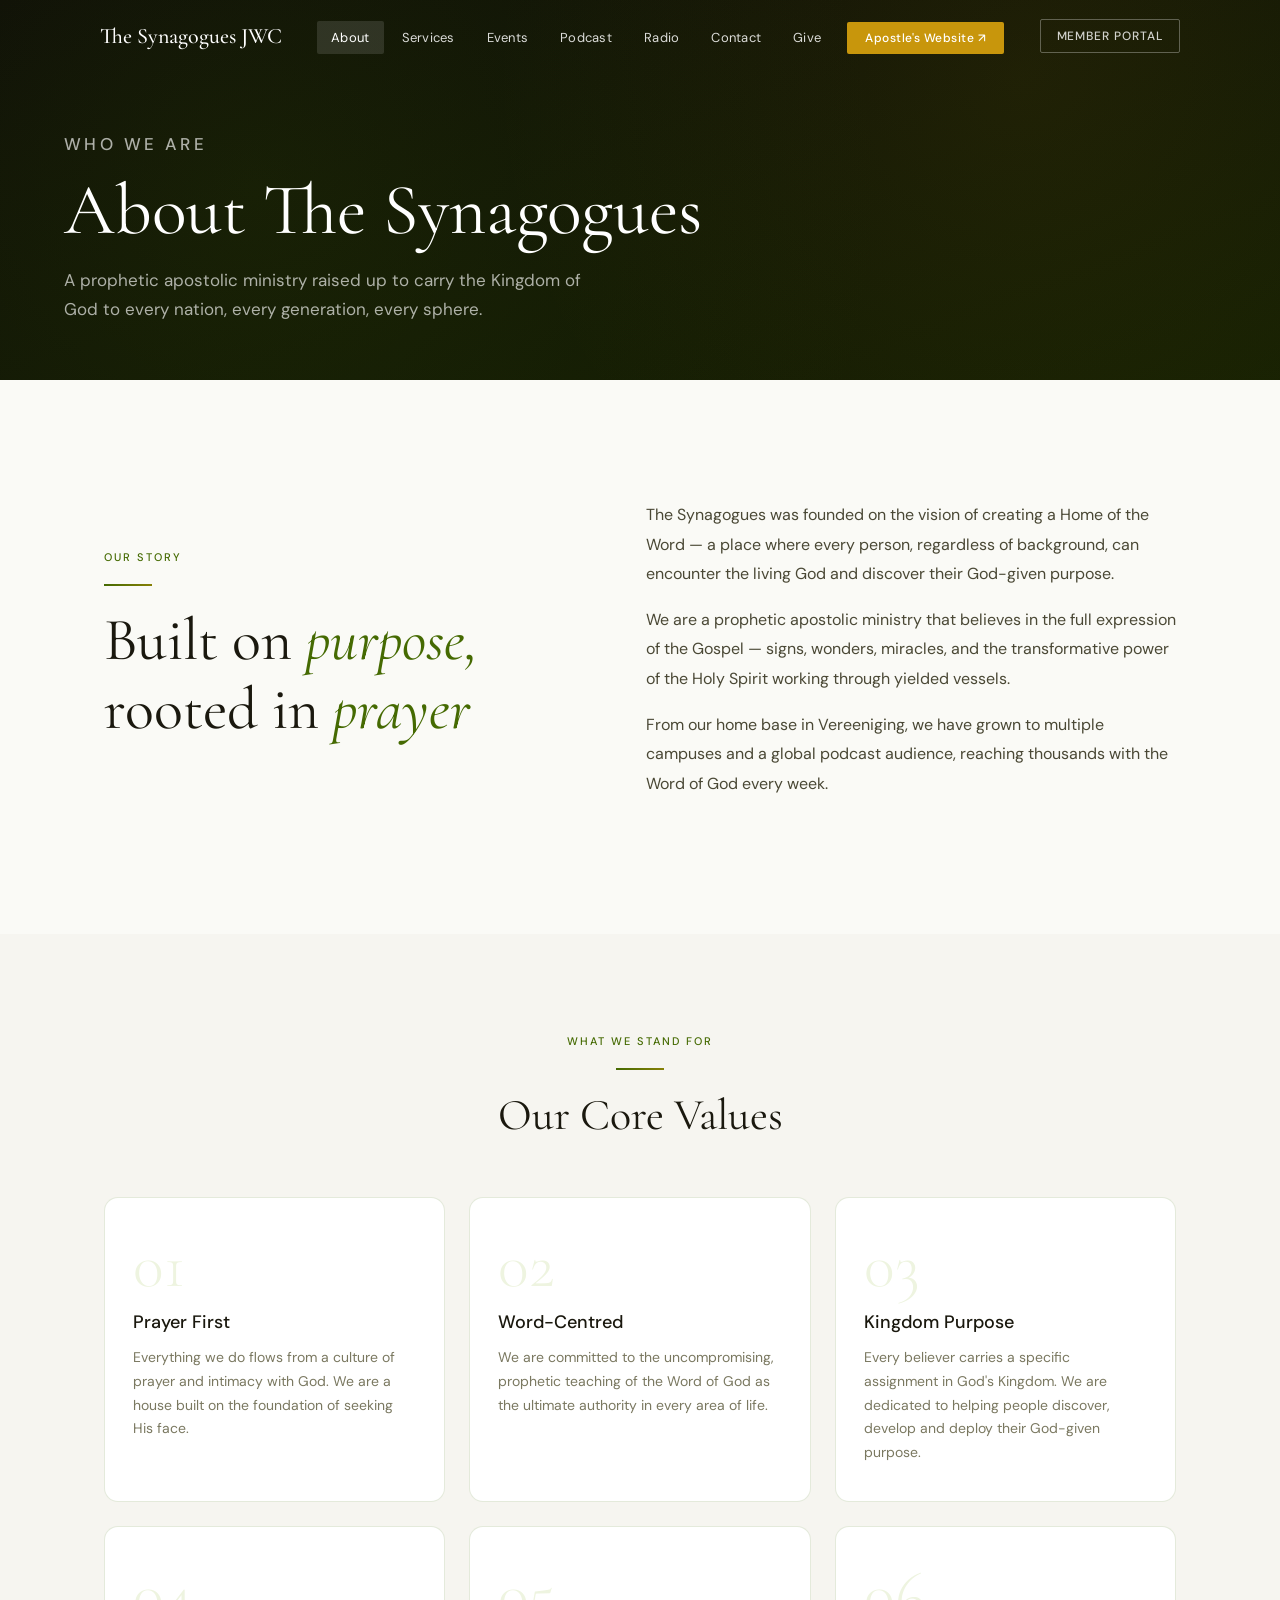
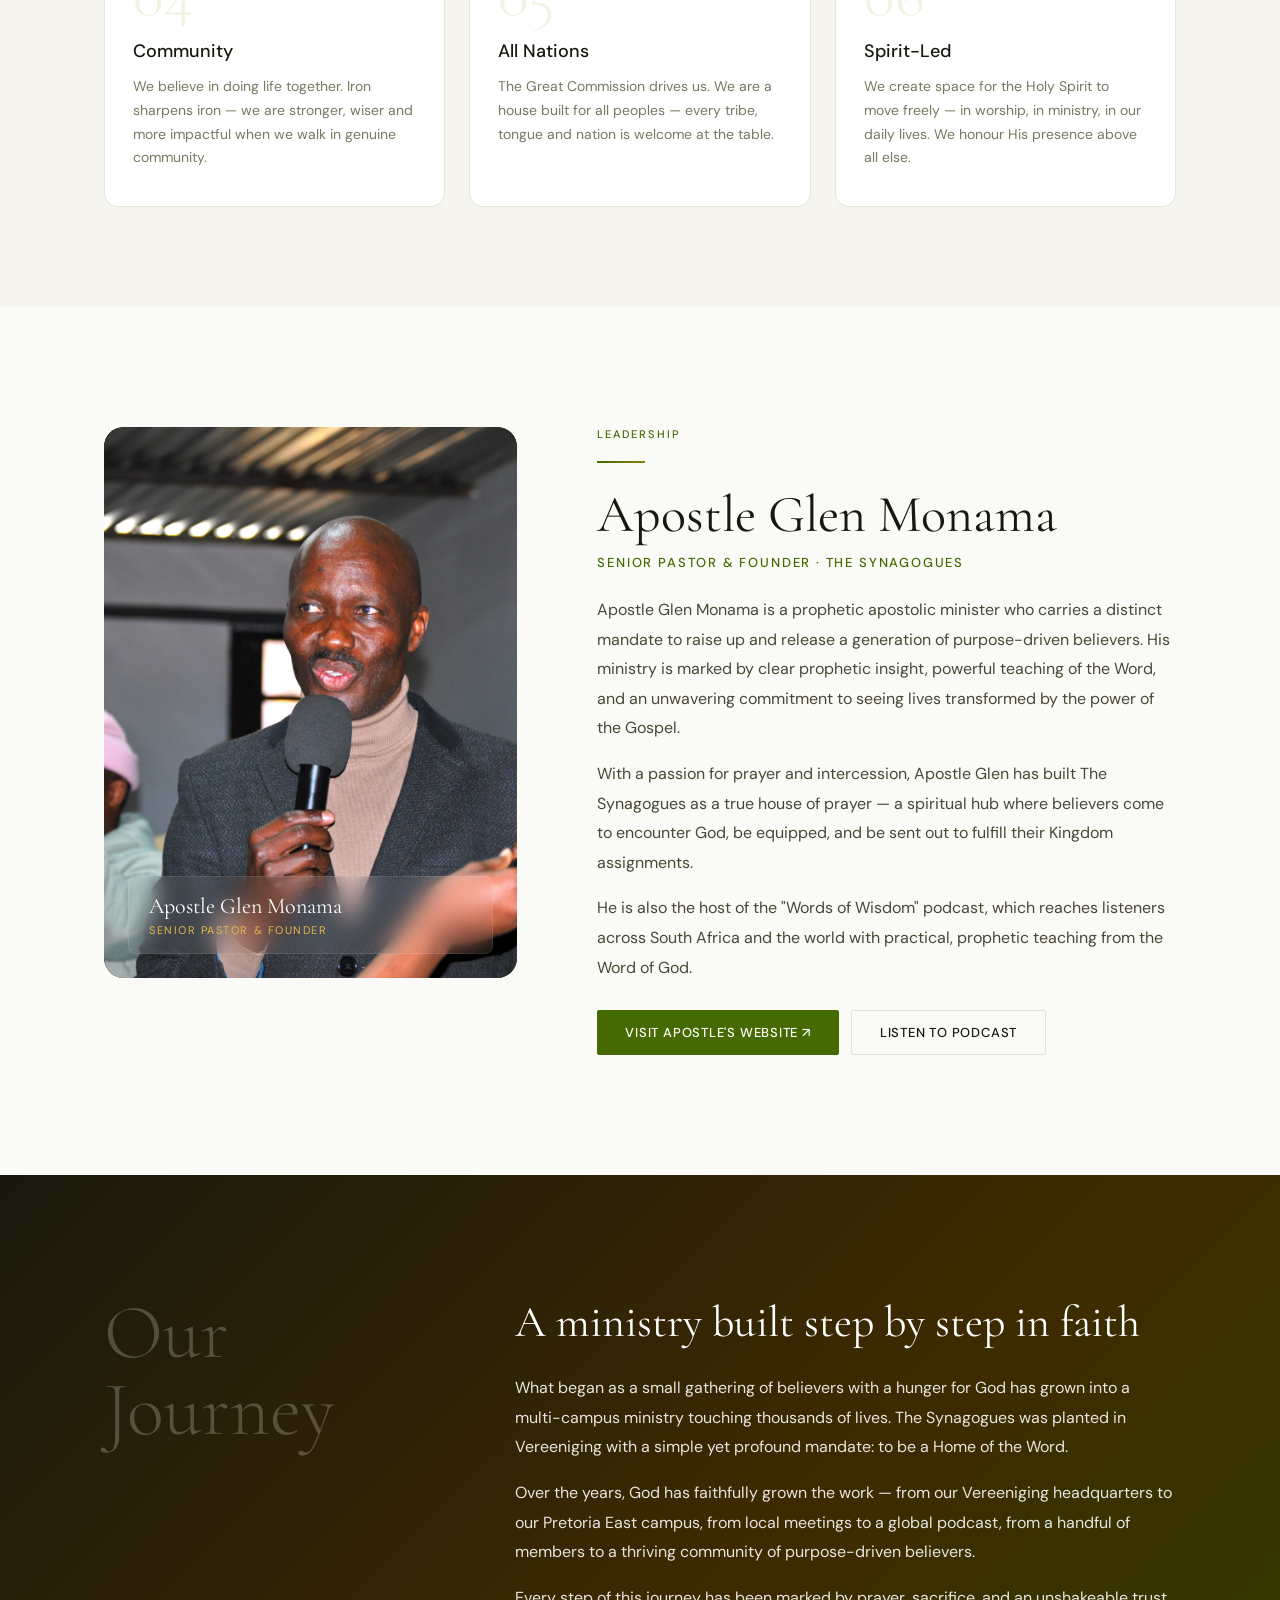
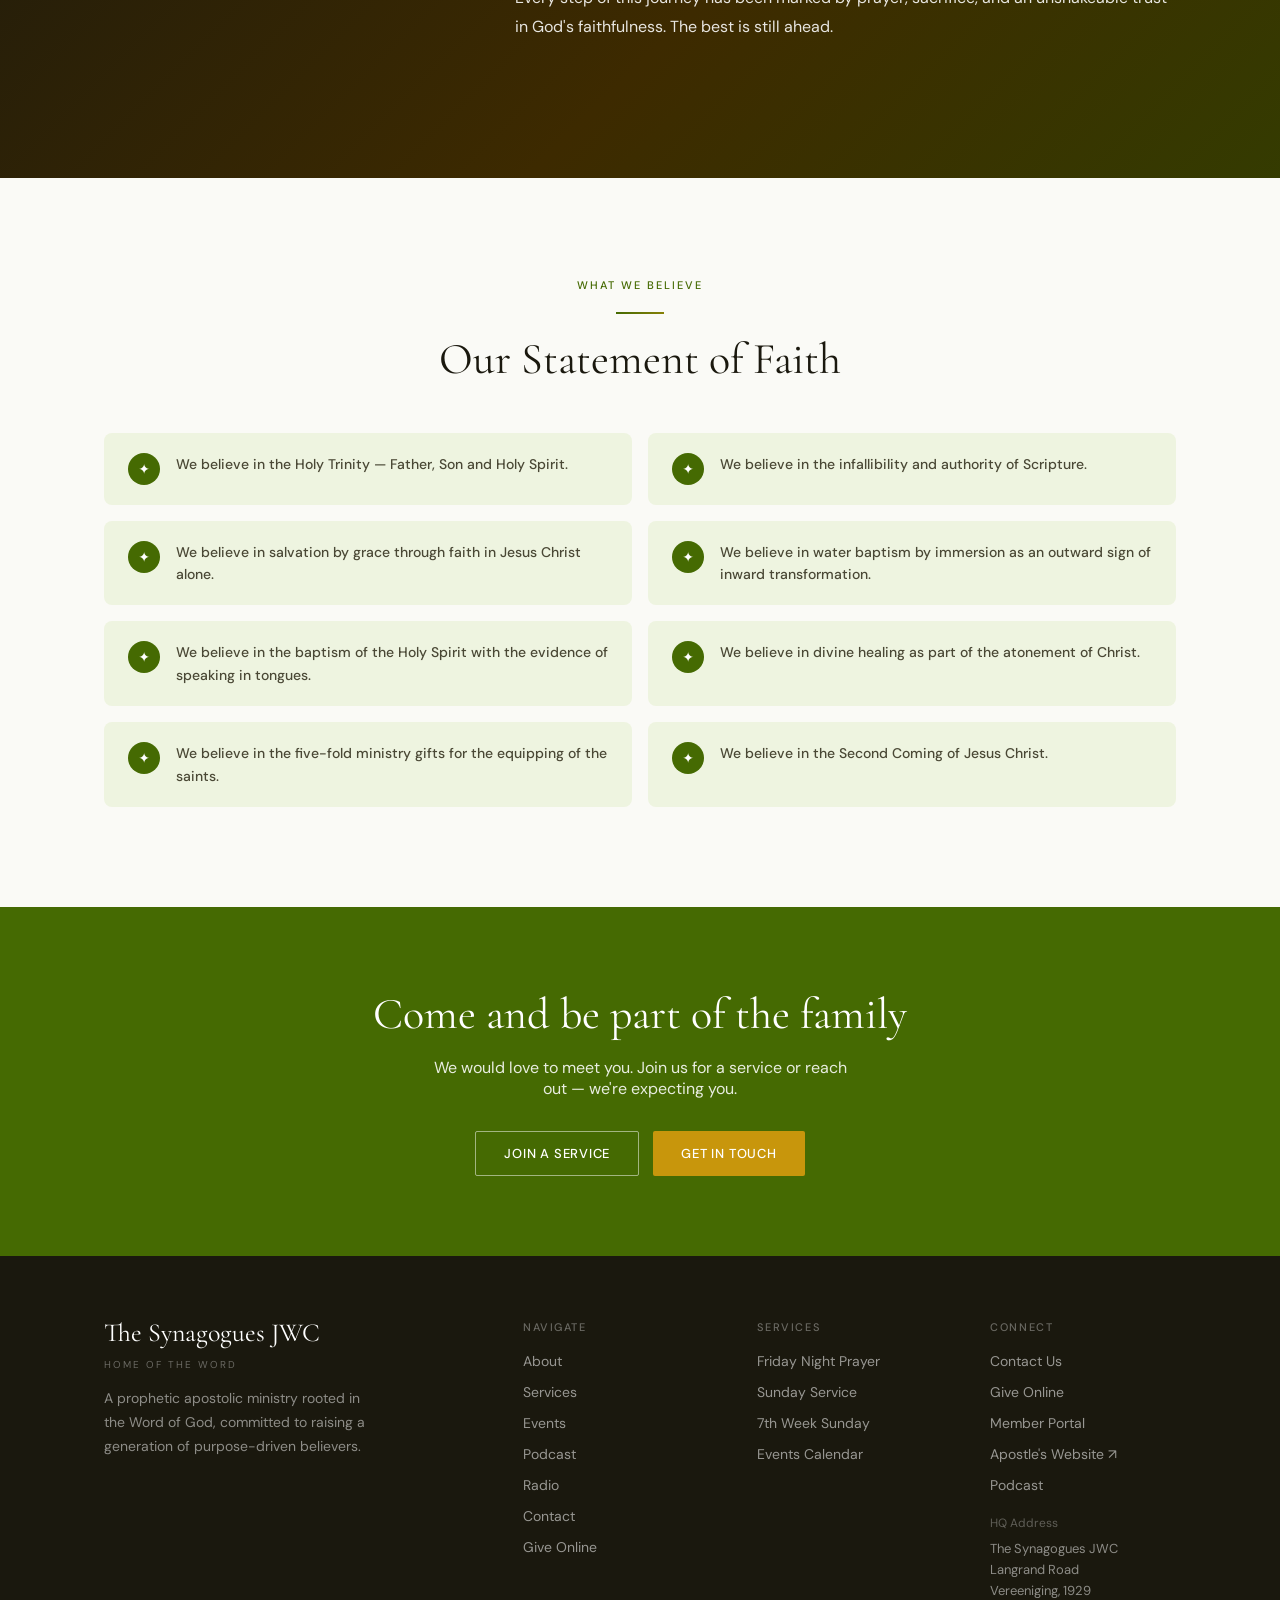
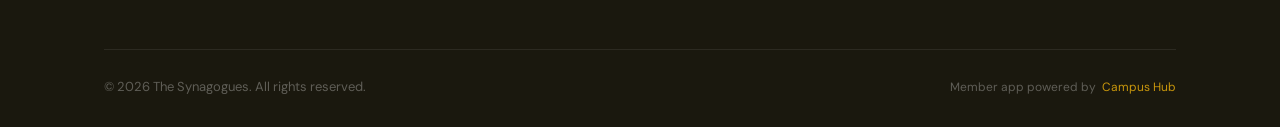
<file: about.html>
<!DOCTYPE html>
<html lang="en">
<head>
  <meta charset="UTF-8"/>
  <meta name="viewport" content="width=device-width, initial-scale=1.0"/>
  <title>About — The Synagogues JWC</title>
  <meta name="description" content="Learn about The Synagogues, our vision, mission, and the leadership of Apostle Glen Monama."/>
  <link rel="stylesheet" href="styles.css"/>
  <style>
    .about-intro { padding: clamp(80px,10vw,120px) 0; }
    .about-intro__grid { display:grid; grid-template-columns:1fr 1.2fr; gap:clamp(48px,8vw,100px); align-items:center; }
    .about-intro__heading { font-family:var(--font-display); font-size:clamp(36px,5vw,60px); font-weight:400; line-height:1.15; margin-bottom:20px; }
    .about-intro__heading em { font-style:italic; color:var(--green); }
    .about-intro__text { font-size:16px; line-height:1.85; color:var(--text-mid); margin-bottom:16px; }

    .values { background:var(--surface); padding:clamp(60px,8vw,100px) 0; }
    .values__header { text-align:center; max-width:560px; margin:0 auto 56px; }
    .values__grid { display:grid; grid-template-columns:repeat(3,1fr); gap:24px; }
    .value-card { background:white; border-radius:var(--r-lg); border:1px solid var(--border); padding:36px 28px; }
    .value-card__number { font-family:var(--font-display); font-size:64px; font-weight:300; color:var(--green-pale); line-height:1; margin-bottom:12px; }
    .value-card__name { font-size:18px; font-weight:500; margin-bottom:12px; }
    .value-card__desc { font-size:14px; color:var(--text-muted); line-height:1.7; }

    .apostle { padding:clamp(80px,10vw,120px) 0; }
    .apostle__grid { display:grid; grid-template-columns:1fr 1.4fr; gap:clamp(48px,8vw,80px); align-items:start; }
    .apostle__portrait {
      background:linear-gradient(145deg,var(--text),var(--brown-dark));
      border-radius:var(--r-xl); aspect-ratio:3/4;
      display:flex; align-items:center; justify-content:center;
      position:relative; overflow:hidden;
    }
    .apostle__portrait-inner { overflow:hidden;
      font-family:var(--font-display); font-size:120px; font-style:italic;
      color:rgba(255,255,255,0.08); user-select:none;
    }
    .apostle__portrait-badge {
      position:absolute; bottom:24px; left:24px; right:24px;
      background:rgba(255,255,255,0.06); backdrop-filter:blur(12px);
      border:1px solid rgba(255,255,255,0.1); border-radius:var(--r-md);
      padding:16px 20px;
    }
    .apostle__portrait-badge-name { font-family:var(--font-display); font-size:22px; color:white; }
    .apostle__portrait-badge-title { font-size:11px; letter-spacing:0.14em; text-transform:uppercase; color:var(--gold-light); margin-top:4px; }
    .apostle__name { font-family:var(--font-display); font-size:clamp(32px,4.5vw,52px); font-weight:400; margin-bottom:8px; }
    .apostle__title { font-size:13px; letter-spacing:0.14em; text-transform:uppercase; color:var(--green); font-weight:500; margin-bottom:24px; }
    .apostle__text { font-size:16px; line-height:1.85; color:var(--text-mid); margin-bottom:16px; }
    .apostle__links { display:flex; gap:12px; margin-top:28px; flex-wrap:wrap; }

    .history { background:linear-gradient(135deg,var(--text),var(--brown-dark) 60%,var(--green-dark) 130%); padding:clamp(80px,10vw,120px) 0; color:white; }
    .history__grid { display:grid; grid-template-columns:1fr 2fr; gap:clamp(48px,8vw,80px); }
    .history__label { font-family:var(--font-display); font-size:clamp(40px,6vw,80px); font-weight:300; color:rgba(255,255,255,0.22); line-height:1; }
    .history__heading { font-family:var(--font-display); font-size:clamp(28px,4vw,44px); font-weight:400; margin-bottom:24px; color:#fff; }
    .history__text { font-size:16px; line-height:1.85; color:rgba(255,255,255,0.88); margin-bottom:16px; }

    .beliefs { padding:clamp(60px,8vw,100px) 0; }
    .beliefs__header { text-align:center; margin-bottom:48px; }
    .beliefs__grid { display:grid; grid-template-columns:1fr 1fr; gap:16px; }
    .belief { display:flex; gap:16px; align-items:flex-start; padding:20px 24px; background:var(--green-pale); border-radius:var(--r-md); }
    .belief__icon { width:32px; height:32px; background:var(--green); border-radius:50%; display:flex; align-items:center; justify-content:center; flex-shrink:0; color:white; font-size:14px; }
    .belief__text { font-size:14px; color:var(--text-mid); line-height:1.6; font-weight:500; }

    @media (max-width:900px) {
      .about-intro__grid, .apostle__grid, .history__grid, .beliefs__grid { grid-template-columns:1fr; }
      .values__grid { grid-template-columns:1fr; }
    }
  </style>
</head>
<!-- Google tag (gtag.js) -->
<script async src="https://www.googletagmanager.com/gtag/js?id=G-GMH7PRJ2EW"></script>
<script>
  window.dataLayer = window.dataLayer || [];
  function gtag(){dataLayer.push(arguments);}
  gtag('js', new Date());

  gtag('config', 'G-GMH7PRJ2EW');
</script>
<body>

<div id="nav-placeholder"></div>

<div class="page-hero">
  <div class="page-hero__pattern"></div>
  <div class="page-hero__content">
    <p class="page-hero__eyebrow">Who We Are</p>
    <h1>About The Synagogues</h1>
    <p>A prophetic apostolic ministry raised up to carry the Kingdom of God to every nation, every generation, every sphere.</p>
  </div>
</div>

<!-- ── INTRO ───────────────────────────────────────────────────────────────── -->
<section class="about-intro">
  <div class="container">
    <div class="about-intro__grid">
      <div class="reveal">
        <p class="eyebrow">Our Story</p>
        <div class="divider"></div>
        <h2 class="about-intro__heading">Built on <em>purpose,</em><br>rooted in <em>prayer</em></h2>
      </div>
      <div class="reveal">
        <p class="about-intro__text">
          The Synagogues was founded on the vision of creating a Home of the Word — a place where every person, regardless of background, can encounter the living God and discover their God-given purpose.
        </p>
        <p class="about-intro__text">
          We are a prophetic apostolic ministry that believes in the full expression of the Gospel — signs, wonders, miracles, and the transformative power of the Holy Spirit working through yielded vessels.
        </p>
        <p class="about-intro__text">
          From our home base in Vereeniging, we have grown to multiple campuses and a global podcast audience, reaching thousands with the Word of God every week.
        </p>
      </div>
    </div>
  </div>
</section>

<!-- ── VALUES ──────────────────────────────────────────────────────────────── -->
<section class="values">
  <div class="container">
    <div class="values__header reveal">
      <p class="eyebrow">What We Stand For</p>
      <div class="divider divider--center"></div>
      <h2 class="display display-sm">Our Core Values</h2>
    </div>
    <div class="values__grid stagger">
      <div class="value-card">
        <div class="value-card__number">01</div>
        <h3 class="value-card__name">Prayer First</h3>
        <p class="value-card__desc">Everything we do flows from a culture of prayer and intimacy with God. We are a house built on the foundation of seeking His face.</p>
      </div>
      <div class="value-card">
        <div class="value-card__number">02</div>
        <h3 class="value-card__name">Word-Centred</h3>
        <p class="value-card__desc">We are committed to the uncompromising, prophetic teaching of the Word of God as the ultimate authority in every area of life.</p>
      </div>
      <div class="value-card">
        <div class="value-card__number">03</div>
        <h3 class="value-card__name">Kingdom Purpose</h3>
        <p class="value-card__desc">Every believer carries a specific assignment in God's Kingdom. We are dedicated to helping people discover, develop and deploy their God-given purpose.</p>
      </div>
      <div class="value-card">
        <div class="value-card__number">04</div>
        <h3 class="value-card__name">Community</h3>
        <p class="value-card__desc">We believe in doing life together. Iron sharpens iron — we are stronger, wiser and more impactful when we walk in genuine community.</p>
      </div>
      <div class="value-card">
        <div class="value-card__number">05</div>
        <h3 class="value-card__name">All Nations</h3>
        <p class="value-card__desc">The Great Commission drives us. We are a house built for all peoples — every tribe, tongue and nation is welcome at the table.</p>
      </div>
      <div class="value-card">
        <div class="value-card__number">06</div>
        <h3 class="value-card__name">Spirit-Led</h3>
        <p class="value-card__desc">We create space for the Holy Spirit to move freely — in worship, in ministry, in our daily lives. We honour His presence above all else.</p>
      </div>
    </div>
  </div>
</section>

<!-- ── APOSTLE ─────────────────────────────────────────────────────────────── -->
<section class="apostle">
  <div class="container">
    <div class="apostle__grid">
      <div class="reveal">
        <div class="apostle__portrait">
          <img src="assets/apostle-glen-monama.jpg" alt="Apostle Glen Monama" style="width:100%;height:100%;object-fit:cover;object-position:center top;display:block;"/>
          <div class="apostle__portrait-badge">
            <div class="apostle__portrait-badge-name">Apostle Glen Monama</div>
            <div class="apostle__portrait-badge-title">Senior Pastor & Founder</div>
          </div>
        </div>
      </div>
      <div class="reveal">
        <p class="eyebrow">Leadership</p>
        <div class="divider"></div>
        <h2 class="apostle__name">Apostle Glen Monama</h2>
        <p class="apostle__title">Senior Pastor & Founder · The Synagogues</p>
        <p class="apostle__text">
          Apostle Glen Monama is a prophetic apostolic minister who carries a distinct mandate to raise up and release a generation of purpose-driven believers. His ministry is marked by clear prophetic insight, powerful teaching of the Word, and an unwavering commitment to seeing lives transformed by the power of the Gospel.
        </p>
        <p class="apostle__text">
          With a passion for prayer and intercession, Apostle Glen has built The Synagogues as a true house of prayer — a spiritual hub where believers come to encounter God, be equipped, and be sent out to fulfill their Kingdom assignments.
        </p>
        <p class="apostle__text">
          He is also the host of the "Words of Wisdom" podcast, which reaches listeners across South Africa and the world with practical, prophetic teaching from the Word of God.
        </p>
        <div class="apostle__links">
          <a href="https://apostleglenmonama.com" target="_blank" rel="noopener" class="btn btn--primary">Visit Apostle's Website ↗</a>
          <a href="podcast.html" class="btn btn--outline-dark">Listen to Podcast</a>
        </div>
      </div>
    </div>
  </div>
</section>

<!-- ── HISTORY ─────────────────────────────────────────────────────────────── -->
<section class="history">
  <div class="container">
    <div class="history__grid reveal">
      <div>
        <div class="history__label">Our<br>Journey</div>
      </div>
      <div>
        <h2 class="history__heading">A ministry built step by step in faith</h2>
        <p class="history__text">
          What began as a small gathering of believers with a hunger for God has grown into a multi-campus ministry touching thousands of lives. The Synagogues was planted in Vereeniging with a simple yet profound mandate: to be a Home of the Word.
        </p>
        <p class="history__text">
          Over the years, God has faithfully grown the work — from our Vereeniging headquarters to our Pretoria East campus, from local meetings to a global podcast, from a handful of members to a thriving community of purpose-driven believers.
        </p>
        <p class="history__text">
          Every step of this journey has been marked by prayer, sacrifice, and an unshakeable trust in God's faithfulness. The best is still ahead.
        </p>
      </div>
    </div>
  </div>
</section>

<!-- ── BELIEFS ─────────────────────────────────────────────────────────────── -->
<section class="beliefs">
  <div class="container">
    <div class="beliefs__header reveal">
      <p class="eyebrow">What We Believe</p>
      <div class="divider divider--center"></div>
      <h2 class="display display-sm">Our Statement of Faith</h2>
    </div>
    <div class="beliefs__grid stagger">
      <div class="belief"><div class="belief__icon">✦</div><div class="belief__text">We believe in the Holy Trinity — Father, Son and Holy Spirit.</div></div>
      <div class="belief"><div class="belief__icon">✦</div><div class="belief__text">We believe in the infallibility and authority of Scripture.</div></div>
      <div class="belief"><div class="belief__icon">✦</div><div class="belief__text">We believe in salvation by grace through faith in Jesus Christ alone.</div></div>
      <div class="belief"><div class="belief__icon">✦</div><div class="belief__text">We believe in water baptism by immersion as an outward sign of inward transformation.</div></div>
      <div class="belief"><div class="belief__icon">✦</div><div class="belief__text">We believe in the baptism of the Holy Spirit with the evidence of speaking in tongues.</div></div>
      <div class="belief"><div class="belief__icon">✦</div><div class="belief__text">We believe in divine healing as part of the atonement of Christ.</div></div>
      <div class="belief"><div class="belief__icon">✦</div><div class="belief__text">We believe in the five-fold ministry gifts for the equipping of the saints.</div></div>
      <div class="belief"><div class="belief__icon">✦</div><div class="belief__text">We believe in the Second Coming of Jesus Christ.</div></div>
    </div>
  </div>
</section>

<!-- ── CTA ─────────────────────────────────────────────────────────────────── -->
<section style="background:var(--green);padding:clamp(60px,8vw,80px) 0;text-align:center">
  <div class="container reveal">
    <h2 style="font-family:var(--font-display);font-size:clamp(28px,4vw,44px);font-weight:400;color:white;margin-bottom:16px">
      Come and be part of the family
    </h2>
    <p style="color:rgba(255,255,255,0.88);font-size:16px;margin-bottom:32px;max-width:440px;margin-left:auto;margin-right:auto">
      We would love to meet you. Join us for a service or reach out — we're expecting you.
    </p>
    <div style="display:flex;gap:14px;justify-content:center;flex-wrap:wrap">
      <a href="services.html" class="btn btn--outline">Join a Service</a>
      <a href="contact.html" class="btn btn--gold">Get in Touch</a>
    </div>
  </div>
</section>

<div id="footer-placeholder"></div>
<script src="layout.js"></script>
<script src="nav.js"></script>
</body>
</html>
</file>
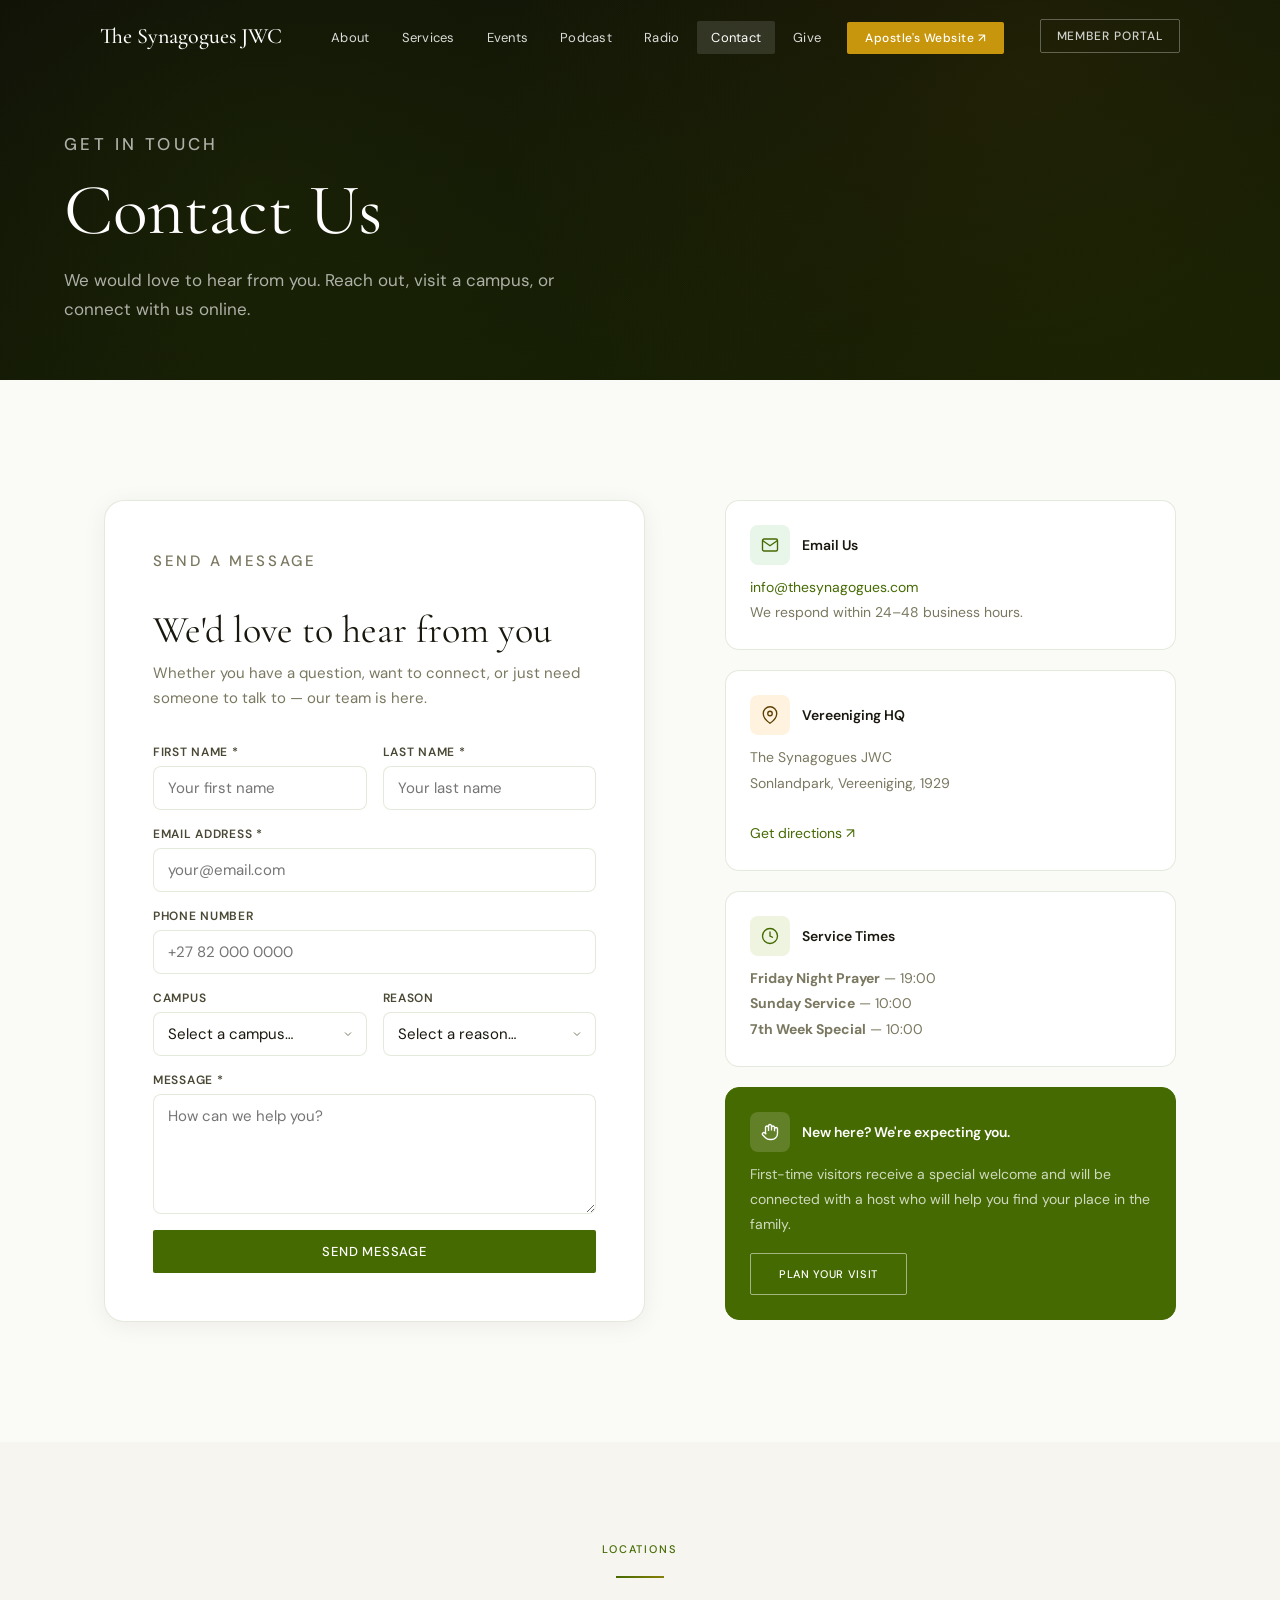
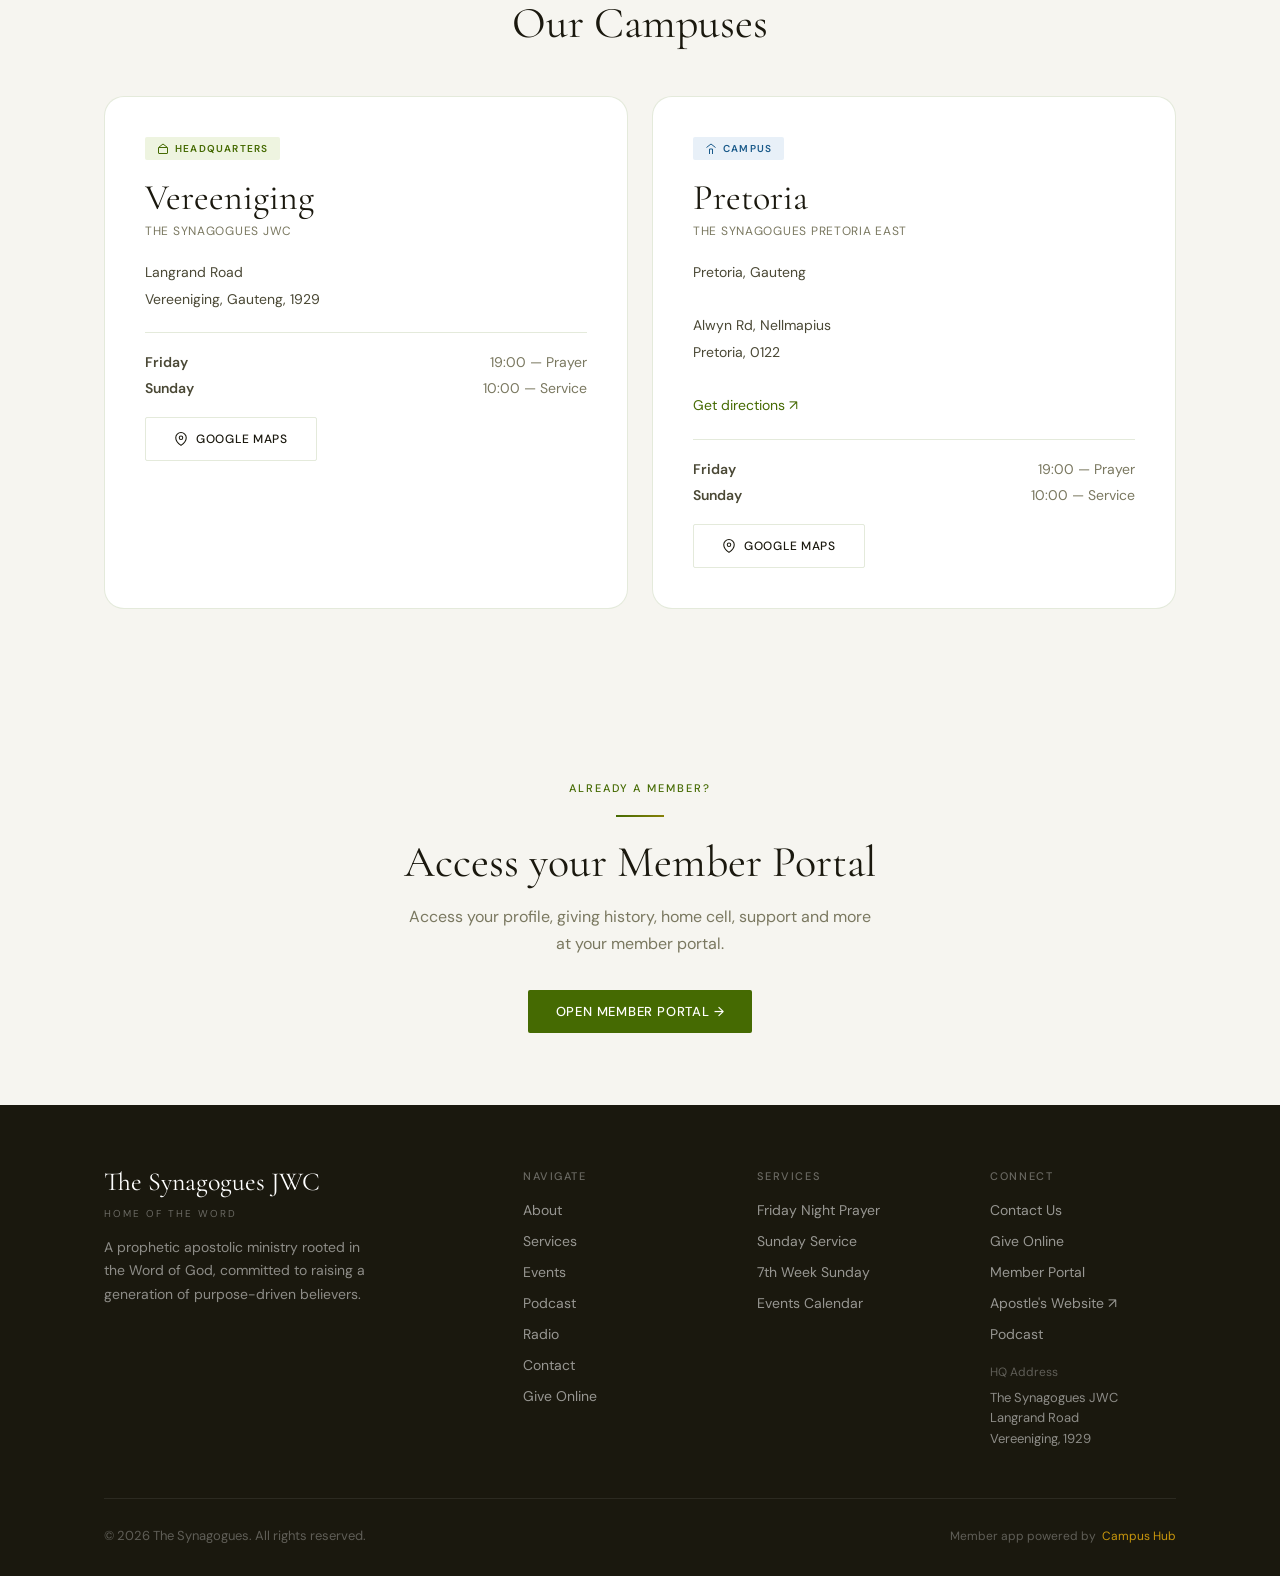
<file: contact.html>
<!DOCTYPE html>
<html lang="en">
<head>
  <meta charset="UTF-8"/>
  <meta name="viewport" content="width=device-width, initial-scale=1.0"/>
  <title>Contact — The Synagogues</title>
  <meta name="description" content="Contact The Synagogues church. Get directions, service times, and connect with our team."/>
  <link rel="stylesheet" href="styles.css"/>
  <style>
    .contact-section { padding: clamp(80px,10vw,120px) 0; }
    .contact-grid { display:grid; grid-template-columns:1.2fr 1fr; gap:clamp(48px,8vw,80px); align-items:start; }

    .contact-form { background:white; border-radius:var(--r-xl); padding:48px; border:1px solid var(--border); box-shadow:0 4px 24px rgba(26,24,14,0.06); }
    .contact-form h2 { font-family:var(--font-display); font-size:clamp(26px,4vw,38px); font-weight:400; margin-bottom:8px; }
    .contact-form > p { font-size:15px; color:var(--text-muted); margin-bottom:32px; line-height:1.7; }

    .form-row { display:grid; grid-template-columns:1fr 1fr; gap:16px; }
    .form-field { display:flex; flex-direction:column; gap:6px; margin-bottom:16px; }
    .form-field label { font-size:12px; font-weight:600; color:var(--text-mid); text-transform:uppercase; letter-spacing:0.06em; }
    .form-field input, .form-field select, .form-field textarea {
      padding:11px 14px; border:1.5px solid var(--border); border-radius:var(--r-md);
      font-size:15px; font-family:var(--font-body); color:var(--text); background:white;
      outline:none; transition:border-color 0.15s, box-shadow 0.15s; width:100%;
    }
    .form-field input:focus, .form-field select:focus, .form-field textarea:focus {
      border-color:var(--green); box-shadow:0 0 0 3px rgba(69,106,2,0.1);
    }
    .form-field textarea { resize:vertical; min-height:120px; }
    .form-field select {
      appearance:none;
      background-image:url("data:image/svg+xml,%3Csvg xmlns='http://www.w3.org/2000/svg' width='12' height='12' viewBox='0 0 24 24' fill='none' stroke='%237a7860' stroke-width='2'%3E%3Cpath d='M6 9l6 6 6-6'/%3E%3C/svg%3E");
      background-repeat:no-repeat; background-position:right 12px center; padding-right:36px;
    }

    /* Status messages */
    .form-status { display:none; padding:14px 16px; border-radius:var(--r-md); margin-bottom:16px; font-size:14px; }
    .form-status--error { background:#fff0f0; border:1px solid #f0c0c0; color:#c00; align-items:center; gap:8px; }
    .form-status--success { flex-direction:column; align-items:center; padding:40px; text-align:center; }
    .form-success-icon { width:64px; height:64px; border-radius:50%; background:var(--green-pale); display:flex; align-items:center; justify-content:center; margin:0 auto 16px; }
    .form-success-title { font-family:var(--font-display); font-size:26px; font-weight:400; color:var(--green); margin-bottom:10px; }
    .form-success-text { color:var(--text-muted); line-height:1.7; }

    /* Info panel */
    .contact-info { display:flex; flex-direction:column; gap:20px; }
    .info-card { background:white; border-radius:var(--r-lg); padding:24px; border:1px solid var(--border); transition:transform 0.2s,box-shadow 0.2s; }
    .info-card:hover { transform:translateY(-2px); box-shadow:0 8px 24px rgba(26,24,14,0.08); }
    .info-card__head { display:flex; align-items:center; gap:12px; margin-bottom:10px; }
    .info-card__icon-wrap { width:40px; height:40px; border-radius:var(--r-md); display:flex; align-items:center; justify-content:center; flex-shrink:0; }
    .info-card__heading { font-size:14px; font-weight:600; }
    .info-card__text { font-size:14px; color:var(--text-muted); line-height:1.8; }
    .info-card__text a { color:var(--green); }
    .info-card__text a:hover { text-decoration:underline; }

    /* Campuses */
    .campus-section { background:var(--surface); padding:clamp(60px,8vw,100px) 0; }
    .campus-grid { display:grid; grid-template-columns:1fr 1fr; gap:24px; }
    .campus-info-card { background:white; border-radius:var(--r-xl); padding:40px; border:1px solid var(--border); }
    .campus-info-card__badge { display:inline-flex; align-items:center; gap:6px; background:var(--green-pale); color:var(--green); font-size:10px; letter-spacing:0.12em; text-transform:uppercase; font-weight:600; padding:5px 12px; border-radius:2px; margin-bottom:16px; }
    .campus-info-card__city { font-family:var(--font-display); font-size:36px; font-weight:400; margin-bottom:4px; }
    .campus-info-card__name { font-size:12px; color:var(--text-muted); letter-spacing:0.06em; text-transform:uppercase; margin-bottom:20px; }
    .campus-info-card__detail { font-size:14px; color:var(--text-mid); line-height:1.9; }
    .campus-info-card__times { margin-top:20px; padding-top:20px; border-top:1px solid var(--border); display:flex; flex-direction:column; gap:8px; }
    .time-item { display:flex; justify-content:space-between; font-size:14px; color:var(--text-mid); }
    .time-item__day { font-weight:600; }
    .time-item__time { color:var(--text-muted); }

    @media(max-width:900px){
      .contact-grid,.campus-grid{grid-template-columns:1fr}
      .form-row{grid-template-columns:1fr}
      .contact-form{padding:32px 24px}
    }
  </style>
</head>
<!-- Google tag (gtag.js) -->
<script async src="https://www.googletagmanager.com/gtag/js?id=G-GMH7PRJ2EW"></script>
<script>
  window.dataLayer = window.dataLayer || [];
  function gtag(){dataLayer.push(arguments);}
  gtag('js', new Date());

  gtag('config', 'G-GMH7PRJ2EW');
</script>
<body>
<div id="nav-placeholder"></div>

<div class="page-hero">
  <div class="page-hero__pattern"></div>
  <div class="page-hero__content">
    <p class="page-hero__eyebrow">Get in Touch</p>
    <h1>Contact Us</h1>
    <p>We would love to hear from you. Reach out, visit a campus, or connect with us online.</p>
  </div>
</div>

<section class="contact-section">
  <div class="container">
    <div class="contact-grid">

      <!-- Form -->
      <div class="contact-form reveal">
        <p class="eyebrow">Send a Message</p>
        <h2>We'd love to hear from you</h2>
        <p>Whether you have a question, want to connect, or just need someone to talk to — our team is here.</p>

        <div id="formError" class="form-status form-status--error" style="display:none">
          <svg width="16" height="16" viewBox="0 0 24 24" fill="none" stroke="currentColor" stroke-width="2"><circle cx="12" cy="12" r="10"/><line x1="12" y1="8" x2="12" y2="12"/><line x1="12" y1="16" x2="12.01" y2="16"/></svg>
          <span id="formErrorText"></span>
        </div>

        <div id="contactForm">
          <div class="form-row">
            <div class="form-field"><label>First name *</label><input type="text" id="firstName" placeholder="Your first name"/></div>
            <div class="form-field"><label>Last name *</label><input type="text" id="lastName" placeholder="Your last name"/></div>
          </div>
          <div class="form-field"><label>Email address *</label><input type="email" id="email" placeholder="your@email.com"/></div>
          <div class="form-field"><label>Phone number</label><input type="tel" id="phone" placeholder="+27 82 000 0000"/></div>
          <div class="form-row">
            <div class="form-field">
              <label>Campus</label>
              <select id="campus">
                <option value="">Select a campus…</option>
                <option value="vereeniging">Vereeniging</option>
                <option value="pretoria">Pretoria</option>
                <option value="online">Online / Not sure</option>
              </select>
            </div>
            <div class="form-field">
              <label>Reason</label>
              <select id="reason">
                <option value="">Select a reason…</option>
                <option value="visiting">Planning to visit</option>
                <option value="membership">Membership enquiry</option>
                <option value="prayer">Prayer request</option>
                <option value="general">General enquiry</option>
                <option value="other">Other</option>
              </select>
            </div>
          </div>
          <div class="form-field"><label>Message *</label><textarea id="message" placeholder="How can we help you?"></textarea></div>
          <button class="btn btn--primary" style="width:100%;justify-content:center" id="submitBtn" onclick="submitForm()">
            Send Message
          </button>
        </div>

        <div class="form-status form-status--success" id="formSuccess" style="display:none">
          <div class="form-success-icon">
            <svg width="28" height="28" viewBox="0 0 24 24" fill="none" stroke="var(--green)" stroke-width="2"><polyline points="20 6 9 17 4 12"/></svg>
          </div>
          <div class="form-success-title">Message sent!</div>
          <p class="form-success-text">Thank you for reaching out. One of our team members will be in touch with you shortly. We look forward to meeting you.</p>
        </div>
      </div>

      <!-- Info -->
      <div class="contact-info reveal">
        <div class="info-card">
          <div class="info-card__head">
            <div class="info-card__icon-wrap" style="background:#e8f5e9">
              <svg width="18" height="18" viewBox="0 0 24 24" fill="none" stroke="var(--green)" stroke-width="1.8"><path d="M4 4h16c1.1 0 2 .9 2 2v12c0 1.1-.9 2-2 2H4c-1.1 0-2-.9-2-2V6c0-1.1.9-2 2-2z"/><polyline points="22,6 12,13 2,6"/></svg>
            </div>
            <h3 class="info-card__heading">Email Us</h3>
          </div>
          <p class="info-card__text"><a href="mailto:info@thesynagogues.com">info@thesynagogues.com</a><br>We respond within 24–48 business hours.</p>
        </div>

        <div class="info-card">
          <div class="info-card__head">
            <div class="info-card__icon-wrap" style="background:#fff3e0">
              <svg width="18" height="18" viewBox="0 0 24 24" fill="none" stroke="var(--brown)" stroke-width="1.8"><path d="M21 10c0 7-9 13-9 13s-9-6-9-13a9 9 0 0 1 18 0z"/><circle cx="12" cy="10" r="3"/></svg>
            </div>
            <h3 class="info-card__heading">Vereeniging HQ</h3>
          </div>
          <p class="info-card__text">The Synagogues JWC<br>Sonlandpark, Vereeniging, 1929<br><br><a href="https://maps.google.com/?q=Langrand+Road+Vereeniging" target="_blank">Get directions ↗</a></p>
        </div>

        <div class="info-card">
          <div class="info-card__head">
            <div class="info-card__icon-wrap" style="background:var(--green-pale)">
              <svg width="18" height="18" viewBox="0 0 24 24" fill="none" stroke="var(--green)" stroke-width="1.8"><circle cx="12" cy="12" r="10"/><polyline points="12 6 12 12 16 14"/></svg>
            </div>
            <h3 class="info-card__heading">Service Times</h3>
          </div>
          <p class="info-card__text">
            <strong>Friday Night Prayer</strong> — 19:00<br>
            <strong>Sunday Service</strong> — 10:00<br>
            <strong>7th Week Special</strong> — 10:00
          </p>
        </div>

        <div class="info-card" style="background:var(--green);border-color:var(--green)">
          <div class="info-card__head">
            <div class="info-card__icon-wrap" style="background:rgba(255,255,255,0.15)">
              <svg width="18" height="18" viewBox="0 0 24 24" fill="none" stroke="white" stroke-width="1.8"><path d="M18 11V6a2 2 0 0 0-2-2 2 2 0 0 0-2 2"/><path d="M14 10V4a2 2 0 0 0-2-2 2 2 0 0 0-2 2v2"/><path d="M10 10.5V6a2 2 0 0 0-2-2 2 2 0 0 0-2 2v8"/><path d="M18 8a2 2 0 1 1 4 0v6a8 8 0 0 1-8 8h-2c-2.8 0-4.5-.86-5.99-2.34l-3.6-3.6a2 2 0 0 1 2.83-2.82L7 15"/></svg>
            </div>
            <h3 class="info-card__heading" style="color:white">New here? We're expecting you.</h3>
          </div>
          <p class="info-card__text" style="color:rgba(255,255,255,0.75)">First-time visitors receive a special welcome and will be connected with a host who will help you find your place in the family.</p>
          <a href="services.html" class="btn btn--outline" style="margin-top:16px;font-size:11px">Plan Your Visit</a>
        </div>
      </div>

    </div>
  </div>
</section>

<!-- Campuses -->
<section class="campus-section">
  <div class="container">
    <div class="reveal" style="text-align:center;max-width:560px;margin:0 auto 48px">
      <p class="eyebrow">Locations</p>
      <div class="divider divider--center"></div>
      <h2 class="display display-sm">Our Campuses</h2>
    </div>
    <div class="campus-grid stagger">
      <div class="campus-info-card">
        <div class="campus-info-card__badge">
          <svg width="12" height="12" viewBox="0 0 24 24" fill="none" stroke="currentColor" stroke-width="2"><rect x="3" y="9" width="18" height="12" rx="1"/><path d="M3 9l9-7 9 7"/></svg>
          Headquarters
        </div>
        <div class="campus-info-card__city">Vereeniging</div>
        <div class="campus-info-card__name">The Synagogues JWC</div>
        <div class="campus-info-card__detail">Langrand Road<br>Vereeniging, Gauteng, 1929</div>
        <div class="campus-info-card__times">
          <div class="time-item"><span class="time-item__day">Friday</span><span class="time-item__time">19:00 — Prayer</span></div>
          <div class="time-item"><span class="time-item__day">Sunday</span><span class="time-item__time">10:00 — Service</span></div>
        </div>
        <a href="https://maps.google.com/?q=Langrand+Road+Vereeniging" target="_blank" class="btn btn--outline-dark" style="margin-top:20px;font-size:12px">
          <svg width="14" height="14" viewBox="0 0 24 24" fill="none" stroke="currentColor" stroke-width="1.8"><path d="M21 10c0 7-9 13-9 13s-9-6-9-13a9 9 0 0 1 18 0z"/><circle cx="12" cy="10" r="3"/></svg>
          Google Maps
        </a>
      </div>
      <div class="campus-info-card">
        <div class="campus-info-card__badge" style="background:#e8f0f8;color:#1a5a8a">
          <svg width="12" height="12" viewBox="0 0 24 24" fill="none" stroke="currentColor" stroke-width="2"><path d="M3 9l9-7 9 7"/><path d="M9 22V12h6v10"/></svg>
          Campus
        </div>
        <div class="campus-info-card__city">Pretoria</div>
        <div class="campus-info-card__name">The Synagogues Pretoria East</div>
        <div class="campus-info-card__detail">Pretoria, Gauteng<br><br>Alwyn Rd, Nellmapius<br>Pretoria, 0122<br><br><a href="https://share.google/oLDRGDn830eMPveHd" target="_blank" style="color:var(--green)">Get directions ↗</a></div>
        <div class="campus-info-card__times">
          <div class="time-item"><span class="time-item__day">Friday</span><span class="time-item__time">19:00 — Prayer</span></div>
          <div class="time-item"><span class="time-item__day">Sunday</span><span class="time-item__time">10:00 — Service</span></div>
        </div>
        <a href="https://share.google/oLDRGDn830eMPveHd" target="_blank" class="btn btn--outline-dark" style="margin-top:20px;font-size:12px">
          <svg width="14" height="14" viewBox="0 0 24 24" fill="none" stroke="currentColor" stroke-width="1.8"><path d="M21 10c0 7-9 13-9 13s-9-6-9-13a9 9 0 0 1 18 0z"/><circle cx="12" cy="10" r="3"/></svg>
          Google Maps
        </a>
      </div>
    </div>
  </div>
</section>

<section style="background:var(--surface);padding:clamp(48px,6vw,72px) 0;text-align:center">
  <div class="container reveal">
    <p class="eyebrow">Already a Member?</p>
    <div class="divider divider--center"></div>
    <h2 class="display display-sm" style="margin-bottom:16px">Access your Member Portal</h2>
    <p style="color:var(--text-muted);font-size:16px;max-width:480px;margin:0 auto 32px;line-height:1.7">Access your profile, giving history, home cell, support and more at your member portal.</p>
    <a href="https://member.thesynagogues.com" target="_blank" class="btn btn--primary">Open Member Portal →</a>
  </div>
</section>

<div id="footer-placeholder"></div>
<script src="layout.js"></script>
<script src="nav.js"></script>
<script src="config.js"></script>
<script>
const API = `${CONFIG.API}/api/contact`;

async function submitForm() {
  const btn      = document.getElementById('submitBtn');
  const errBox   = document.getElementById('formError');
  const errText  = document.getElementById('formErrorText');
  const showErr  = msg => { errText.textContent = msg; errBox.style.display = 'flex'; btn.disabled = false; btn.textContent = 'Send Message'; };

  errBox.style.display = 'none';
  btn.disabled = true;
  btn.textContent = 'Sending…';

  const body = {
    firstName: document.getElementById('firstName').value.trim(),
    lastName:  document.getElementById('lastName').value.trim(),
    email:     document.getElementById('email').value.trim(),
    phone:     document.getElementById('phone').value.trim(),
    campus:    document.getElementById('campus').value,
    reason:    document.getElementById('reason').value,
    message:   document.getElementById('message').value.trim(),
  };

  if (!body.firstName || !body.lastName || !body.email || !body.message) {
    return showErr('Please fill in all required fields (first name, last name, email and message).');
  }
  if (!/\S+@\S+\.\S+/.test(body.email)) {
    return showErr('Please enter a valid email address.');
  }

  try {
    const res  = await fetch(API, { method:'POST', headers:{'Content-Type':'application/json'}, body:JSON.stringify(body) });
    const data = await res.json();
    if (!res.ok) return showErr(data.error || 'Something went wrong. Please try again.');
    document.getElementById('contactForm').style.display = 'none';
    document.getElementById('formSuccess').style.display = 'flex';
  } catch {
    showErr('Could not send your message. Please email us directly at info@thesynagogues.com');
    btn.disabled = false;
    btn.textContent = 'Send Message';
  }
}
</script>
</body>
</html>
</file>
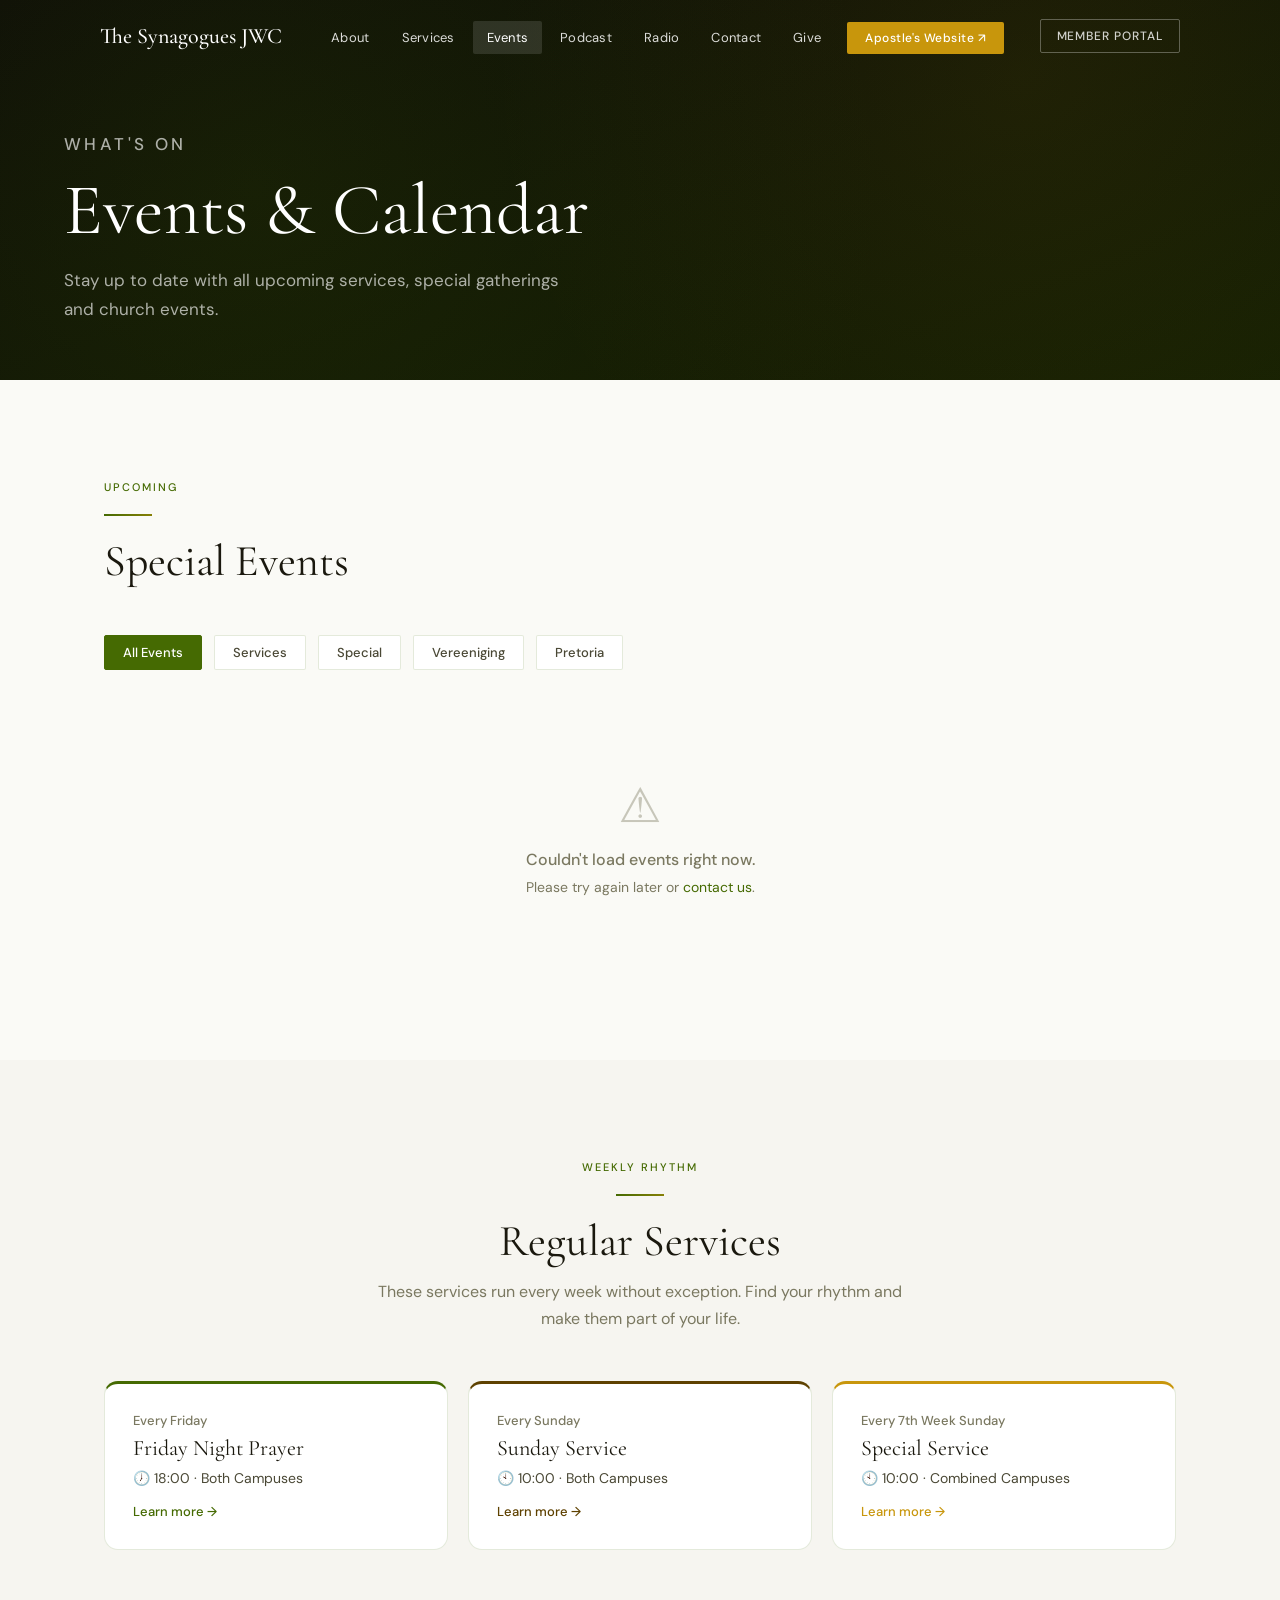
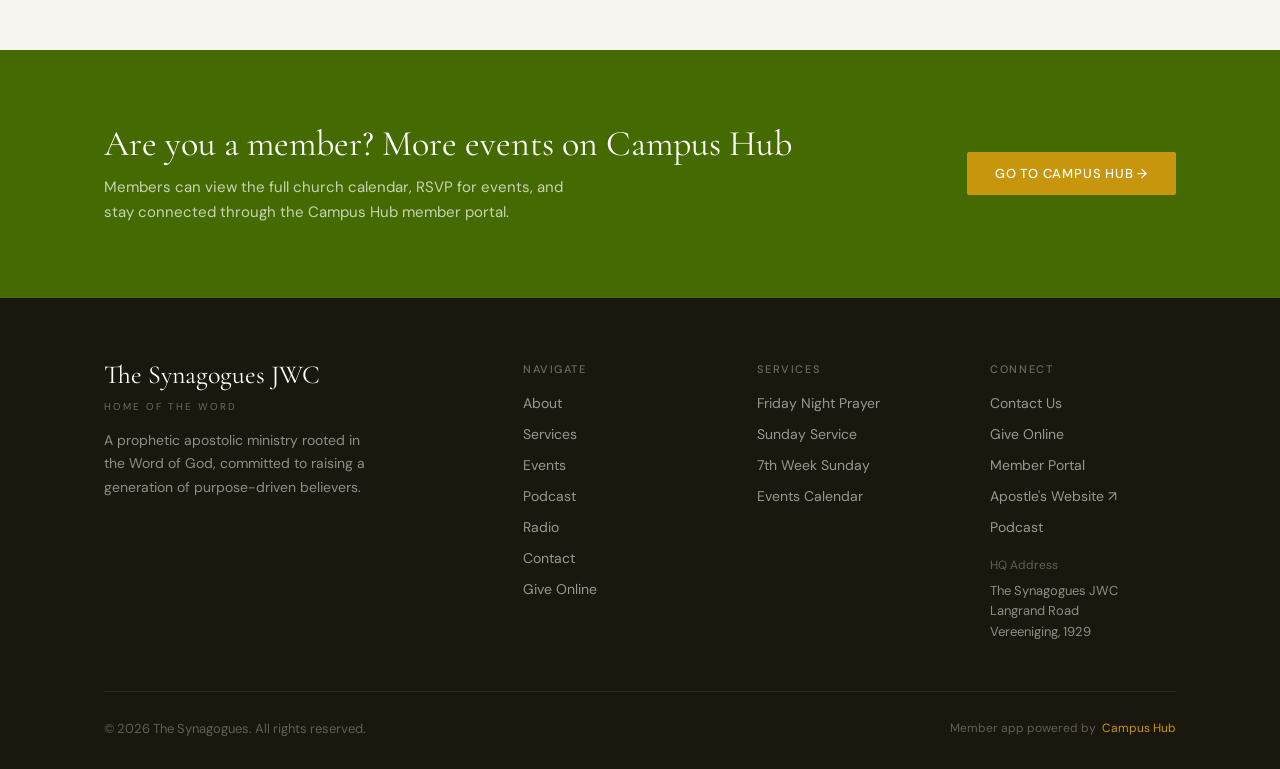
<file: events.html>
<!DOCTYPE html>
<html lang="en">
<head>
  <meta charset="UTF-8"/>
  <meta name="viewport" content="width=device-width, initial-scale=1.0"/>
  <title>Events & Calendar — The Synagogues</title>
  <meta name="description" content="Upcoming services, special events and gatherings at The Synagogues Vereeniging and Pretoria."/>
  <link rel="stylesheet" href="styles.css"/>
  <style>
    .events-section { padding: clamp(60px,8vw,100px) 0; }

    .filter-bar {
      display:flex; align-items:center; gap:12px; margin-bottom:40px;
      flex-wrap:wrap;
    }
    .filter-chip {
      padding:8px 18px; border-radius:2px; font-size:13px;
      font-weight:500; cursor:pointer; border:1px solid var(--border);
      background:white; color:var(--text-mid); transition:all 0.15s;
      font-family:var(--font-body);
    }
    .filter-chip.active, .filter-chip:hover {
      background:var(--green); color:white; border-color:var(--green);
    }

    .events-grid { display:grid; grid-template-columns:repeat(3,1fr); gap:24px; }
    .event-card {
      background:white; border-radius:var(--r-lg); border:1px solid var(--border);
      overflow:hidden; transition:all 0.25s;
    }
    .event-card:hover { transform:translateY(-3px); box-shadow:0 12px 40px rgba(26,24,14,0.1); }

    .event-card__header {
      padding:24px 24px 16px;
      display:flex; gap:16px; align-items:flex-start;
    }
    .event-card__date {
      width:56px; height:56px; flex-shrink:0;
      border-radius:var(--r-md);
      display:flex; flex-direction:column; align-items:center; justify-content:center;
      text-align:center;
    }
    .event-card__date-day { font-family:var(--font-display); font-size:26px; font-weight:400; line-height:1; }
    .event-card__date-month { font-size:9px; letter-spacing:0.12em; text-transform:uppercase; font-weight:500; margin-top:2px; }

    .event-card__type { font-size:11px; letter-spacing:0.14em; text-transform:uppercase; font-weight:500; margin-bottom:6px; }
    .event-card__title { font-family:var(--font-display); font-size:20px; font-weight:400; line-height:1.25; }

    .event-card__body { padding:0 24px 20px; }
    .event-card__desc { font-size:14px; color:var(--text-muted); line-height:1.7; margin-bottom:16px; }
    .event-card__meta { display:flex; flex-direction:column; gap:6px; }
    .event-card__meta-item { display:flex; align-items:center; gap:8px; font-size:13px; color:var(--text-mid); }

    .event-card__footer {
      padding:14px 24px;
      border-top:1px solid var(--border);
      display:flex; justify-content:space-between; align-items:center;
    }
    .event-card__campus { font-size:12px; color:var(--text-muted); }
    .event-card__link { font-size:12px; color:var(--green); font-weight:500; }
    .event-card__link:hover { text-decoration:underline; }

    /* Regular services strip */
    .regular-services {
      background:var(--surface); padding:clamp(60px,8vw,100px) 0;
    }
    .reg-grid { display:grid; grid-template-columns:repeat(3,1fr); gap:20px; }
    .reg-card {
      background:white; border-radius:var(--r-lg); padding:28px;
      border:1px solid var(--border); border-top:3px solid;
    }
    .reg-card__day { font-size:13px; font-weight:500; color:var(--text-muted); margin-bottom:6px; }
    .reg-card__name { font-family:var(--font-display); font-size:22px; font-weight:400; margin-bottom:8px; }
    .reg-card__time { font-size:14px; color:var(--text-mid); }


    .event-card__image { width:100%; height:160px; object-fit:cover; display:block; }
    .event-card__recur { display:inline-block; margin-top:6px; font-size:11px; color:var(--green); background:var(--green-pale); padding:3px 9px; border-radius:99px; font-weight:600; }
    .event-card__desc-truncated { display:-webkit-box; -webkit-line-clamp:3; -webkit-box-orient:vertical; overflow:hidden; }
    .event-card__seemore { font-size:13px; color:var(--green); font-weight:600; cursor:pointer; margin-top:4px; display:inline-block; }
    .event-card__seemore:hover { text-decoration:underline; }
    .ev-modal-overlay { position:fixed; inset:0; background:rgba(26,24,14,0.6); z-index:1000; display:none; align-items:center; justify-content:center; padding:20px; }
    .ev-modal-overlay.open { display:flex; }
    .ev-modal { background:#fff; border-radius:16px; max-width:560px; width:100%; max-height:90vh; overflow-y:auto; position:relative; box-shadow:0 24px 80px rgba(0,0,0,0.3); }
    .ev-modal__image { width:100%; height:240px; object-fit:cover; display:block; border-radius:16px 16px 0 0; }
    .ev-modal__close { position:absolute; top:14px; right:14px; background:rgba(0,0,0,0.5); color:#fff; border:none; width:34px; height:34px; border-radius:50%; font-size:20px; cursor:pointer; display:flex; align-items:center; justify-content:center; z-index:2; }
    .ev-modal__body { padding:28px; }
    .ev-modal__type { font-size:11px; letter-spacing:0.14em; text-transform:uppercase; font-weight:600; margin-bottom:8px; }
    .ev-modal__title { font-family:var(--font-display); font-size:26px; font-weight:400; line-height:1.2; margin-bottom:16px; color:var(--text); }
    .ev-modal__meta { display:flex; flex-direction:column; gap:10px; margin-bottom:20px; padding-bottom:20px; border-bottom:1px solid var(--border); }
    .ev-modal__meta-item { display:flex; align-items:center; gap:10px; font-size:14px; color:var(--text-mid); }
    .ev-modal__desc { font-size:15px; line-height:1.8; color:var(--text-muted); white-space:pre-wrap; }
    .ev-modal__register { display:inline-block; margin-top:20px; background:var(--green); color:#fff; padding:12px 28px; border-radius:99px; font-size:14px; font-weight:600; text-decoration:none; }
    .no-events {
      text-align:center; padding:64px; color:var(--text-muted); grid-column:span 3;
    }
    .no-events__icon { font-size:48px; margin-bottom:12px; opacity:0.4; }
    @keyframes spin { to { transform: rotate(360deg); } }

    @media (max-width:900px) {
      .events-grid, .reg-grid { grid-template-columns:1fr; }
      .no-events { grid-column:span 1; }
    }
    @media (max-width:600px) {
      .events-grid { grid-template-columns:1fr; }
    }
  </style>
</head>
<!-- Google tag (gtag.js) -->
<script async src="https://www.googletagmanager.com/gtag/js?id=G-GMH7PRJ2EW"></script>
<script>
  window.dataLayer = window.dataLayer || [];
  function gtag(){dataLayer.push(arguments);}
  gtag('js', new Date());

  gtag('config', 'G-GMH7PRJ2EW');
</script>
<body>

<div id="nav-placeholder"></div>

<div class="page-hero">
  <div class="page-hero__pattern"></div>
  <div class="page-hero__content">
    <p class="page-hero__eyebrow">What's On</p>
    <h1>Events & Calendar</h1>
    <p>Stay up to date with all upcoming services, special gatherings and church events.</p>
  </div>
</div>

<!-- ── UPCOMING EVENTS ─────────────────────────────────────────────────────── -->
<section class="events-section">
  <div class="container">
    <div class="reveal" style="margin-bottom:48px">
      <p class="eyebrow">Upcoming</p>
      <div class="divider"></div>
      <h2 class="display display-sm">Special Events</h2>
    </div>

    <div class="filter-bar reveal">
      <button class="filter-chip active" data-filter="all">All Events</button>
      <button class="filter-chip" data-filter="service">Services</button>
      <button class="filter-chip" data-filter="special">Special</button>
      <button class="filter-chip" data-filter="vereeniging">Vereeniging</button>
      <button class="filter-chip" data-filter="pretoria">Pretoria</button>
    </div>

    <div class="events-grid" id="eventsGrid">
      <div class="no-events" style="grid-column:span 3" id="eventsLoading">
        <div class="no-events__icon" style="animation:spin 1s linear infinite;display:inline-block">⏳</div>
        <p>Loading events…</p>
      </div>
    </div>
  </div>
</section>

<!-- ── REGULAR SERVICES ────────────────────────────────────────────────────── -->
<section class="regular-services">
  <div class="container">
    <div class="reveal" style="text-align:center;max-width:560px;margin:0 auto 48px">
      <p class="eyebrow">Weekly Rhythm</p>
      <div class="divider divider--center"></div>
      <h2 class="display display-sm">Regular Services</h2>
      <p style="color:var(--text-muted);font-size:16px;line-height:1.7;margin-top:12px">
        These services run every week without exception. Find your rhythm and make them part of your life.
      </p>
    </div>
    <div class="reg-grid stagger">
      <div class="reg-card" style="border-top-color:var(--green)">
        <div class="reg-card__day">Every Friday</div>
        <div class="reg-card__name">Friday Night Prayer</div>
        <div class="reg-card__time">🕖 18:00 · Both Campuses</div>
        <a href="services.html#friday" style="display:inline-block;margin-top:16px;font-size:13px;color:var(--green);font-weight:500">Learn more →</a>
      </div>
      <div class="reg-card" style="border-top-color:var(--brown)">
        <div class="reg-card__day">Every Sunday</div>
        <div class="reg-card__name">Sunday Service</div>
        <div class="reg-card__time">🕙 10:00 · Both Campuses</div>
        <a href="services.html#sunday" style="display:inline-block;margin-top:16px;font-size:13px;color:var(--brown);font-weight:500">Learn more →</a>
      </div>
      <div class="reg-card" style="border-top-color:var(--gold)">
        <div class="reg-card__day">Every 7th Week Sunday</div>
        <div class="reg-card__name">Special Service</div>
        <div class="reg-card__time">🕙 10:00 · Combined Campuses</div>
        <a href="services.html#seventh" style="display:inline-block;margin-top:16px;font-size:13px;color:var(--gold);font-weight:500">Learn more →</a>
      </div>
    </div>
  </div>
</section>

<!-- ── MEMBER EVENTS NOTE ──────────────────────────────────────────────────── -->
<section style="background:var(--green);padding:clamp(48px,6vw,72px) 0">
  <div class="container" style="display:grid;grid-template-columns:1fr auto;gap:40px;align-items:center">
    <div class="reveal">
      <h3 style="font-family:var(--font-display);font-size:clamp(24px,3.5vw,36px);font-weight:400;color:white;margin-bottom:10px">
        Are you a member? More events on Campus Hub
      </h3>
      <p style="color:rgba(255,255,255,0.7);font-size:15px;max-width:480px;line-height:1.7">
        Members can view the full church calendar, RSVP for events, and stay connected through the Campus Hub member portal.
      </p>
    </div>
    <div class="reveal" style="flex-shrink:0">
      <a href="https://campushub.thesynagogues.com" target="_blank" class="btn btn--gold">
        Go to Campus Hub →
      </a>
    </div>
  </div>
</section>

<div id="footer-placeholder"></div>
<script src="layout.js"></script>
<script src="nav.js"></script>
<script src="config.js"></script>
<script>
  const MONTHS = ['Jan','Feb','Mar','Apr','May','Jun','Jul','Aug','Sep','Oct','Nov','Dec'];

  // ── Map event fields to card colours ──────────────────────────────────────
  function styleForType(type) {
    const t = (type || '').toLowerCase();
    if (t.includes('special') || t.includes('seventh') || t.includes('conference') ||
        t.includes('youth')   || t.includes('children')) {
      return { accent: 'var(--gold)',  bg: '#fdf3e0' };
    }
    if (t.includes('prayer')) {
      return { accent: 'var(--green)', bg: '#eef4e0' };
    }
    return   { accent: 'var(--green)', bg: 'var(--green-pale)' };
  }

  // ── Build filter tags from campus + type ──────────────────────────────────
  function tagsFor(ev) {
    const campus = (ev.campus || 'all').toLowerCase().trim();
    const type   = (ev.event_type || ev.title || '').toLowerCase();
    const tags   = [];

    // Campus — DB stores: 'all', 'vereeniging', 'pretoria', 'both'
    const bothCampuses = campus === 'all' || campus === 'both';
    if (bothCampuses || campus.includes('vereeniging')) tags.push('vereeniging');
    if (bothCampuses || campus.includes('pretoria'))    tags.push('pretoria');

    // Type — derive from event_type field or title keywords
    if (type.includes('service') || type.includes('prayer') ||
        type.includes('sunday')  || type.includes('friday')) {
      tags.push('service');
    }
    if (type.includes('special')     || type.includes('conference') ||
        type.includes('youth')       || type.includes('seventh')    ||
        type.includes('children')    || type.includes('7th')) {
      tags.push('special');
    }
    // Every event appears under "All Events" — ensure at least one tag
    if (!tags.some(t => t === 'service' || t === 'special')) tags.push('service');

    return tags.join(' ');
  }

  // Holds the full event objects so the modal can read them by index
  let EVENTS = [];
  const esc = s => String(s == null ? '' : s).replace(/[&<>"']/g, c => ({'&':'&amp;','<':'&lt;','>':'&gt;','"':'&quot;',"'":'&#39;'}[c]));
  const DESC_LIMIT = 120;

  // ── Recurrence helpers ────────────────────────────────────────────────────
  const PATTERN_LABEL = {
    daily: 'Every day', weekly: 'Weekly', biweekly: 'Every 2 weeks', monthly: 'Monthly'
  };
  // Human label like "Every Sunday" / "Every 2 weeks" / "Monthly"
  function recurrenceLabel(ev, dateObj) {
    if (!ev.is_recurring) return '';
    const p = ev.recurrence_pattern;
    if (p === 'weekly')  return 'Every ' + dateObj.toLocaleDateString('en-ZA', { weekday: 'long' });
    if (p === 'daily')   return 'Every day';
    if (p === 'biweekly')return 'Every 2 weeks';
    if (p === 'monthly') return 'Monthly';
    return PATTERN_LABEL[p] || 'Recurring';
  }
  // Returns the next occurrence >= now for a recurring event (or its start date otherwise)
  function nextOccurrence(ev) {
    const start = new Date(ev.starts_at * 1000);
    if (!ev.is_recurring || !ev.recurrence_pattern || ev.recurrence_pattern === 'none') return start;
    const now = new Date();
    const until = ev.recurrence_end_date ? new Date(ev.recurrence_end_date * 1000) : null;
    if (start >= now) return start;
    const step = (d) => {
      const n = new Date(d);
      switch (ev.recurrence_pattern) {
        case 'daily':    n.setDate(n.getDate() + 1); break;
        case 'weekly':   n.setDate(n.getDate() + 7); break;
        case 'biweekly': n.setDate(n.getDate() + 14); break;
        case 'monthly':  n.setMonth(n.getMonth() + 1); break;
        default:         n.setDate(n.getDate() + 7);
      }
      return n;
    };
    let d = new Date(start), guard = 0;
    while (d < now && guard < 5000) { d = step(d); guard++; }
    if (until && d > until) return until; // recurrence has ended; fall back
    return d;
  }

  // ── Render one event card ─────────────────────────────────────────────────
  function renderCard(ev, idx) {
    const d      = nextOccurrence(ev);
    const day    = d.getDate();
    const month  = MONTHS[d.getMonth()];
    const time   = d.toLocaleTimeString('en-ZA', { hour: '2-digit', minute: '2-digit' });
    const style  = styleForType(ev.event_type);
    const tags   = tagsFor(ev);
    const campus = ev.campus || 'Both Campuses';
    const desc   = ev.description || '';
    const isLong = desc.length > DESC_LIMIT;
    const shortDesc = isLong ? esc(desc.slice(0, DESC_LIMIT)).trim() + '…' : esc(desc);
    const recurLabel = recurrenceLabel(ev, d);
    const nextStr = d.toLocaleDateString('en-ZA', { weekday:'short', day:'numeric', month:'short' });

    return `
      <div class="event-card" data-tags="${tags}">
        ${ev.image_url ? `<img class="event-card__image" src="${esc(ev.image_url)}" alt="${esc(ev.title)}" onerror="this.style.display='none'">` : ''}
        <div class="event-card__header">
          <div class="event-card__date" style="background:${style.bg}">
            <div class="event-card__date-day"   style="color:${style.accent}">${day}</div>
            <div class="event-card__date-month" style="color:${style.accent}">${month}</div>
          </div>
          <div>
            <p class="event-card__type" style="color:${style.accent}">${esc(ev.event_type || 'Event')}</p>
            <h3 class="event-card__title">${esc(ev.title)}</h3>
            ${recurLabel ? `<span class="event-card__recur">🔄 ${esc(recurLabel)} · next ${nextStr}</span>` : ''}
          </div>
        </div>
        <div class="event-card__body">
          ${desc ? `<p class="event-card__desc">${shortDesc}</p>` : ''}
          <div class="event-card__meta">
            <div class="event-card__meta-item">🕙 <span>${time}</span></div>
            ${ev.location ? `<div class="event-card__meta-item">📍 <span>${esc(ev.location)}</span></div>` : ''}
          </div>
        </div>
        <div class="event-card__footer">
          <span class="event-card__campus">${esc(campus)}</span>
          ${ev.registration_url
            ? `<a href="${esc(ev.registration_url)}" target="_blank" class="event-card__link">Register →</a>`
            : `<span class="event-card__link" onclick="openEventModal(${idx})">Details →</span>`}
        </div>
      </div>`;
  }

  // ── Event detail modal ────────────────────────────────────────────────────
  function openEventModal(idx) {
    const ev = EVENTS[idx];
    if (!ev) return;
    const d     = new Date(ev.starts_at * 1000);
    const style = styleForType(ev.event_type);
    const dd = nextOccurrence(ev);
    const dateStr = dd.toLocaleDateString('en-ZA', { weekday:'long', day:'numeric', month:'long', year:'numeric' });
    const time    = dd.toLocaleTimeString('en-ZA', { hour:'2-digit', minute:'2-digit' });
    const recurLabel = recurrenceLabel(ev, dd);
    document.getElementById('evModalContent').innerHTML = `
      <button class="ev-modal__close" onclick="closeEventModal()">×</button>
      ${ev.image_url ? `<img class="ev-modal__image" src="${esc(ev.image_url)}" alt="${esc(ev.title)}" onerror="this.style.display='none'">` : ''}
      <div class="ev-modal__body">
        <p class="ev-modal__type" style="color:${style.accent}">${esc(ev.event_type || 'Event')}</p>
        <h2 class="ev-modal__title">${esc(ev.title)}</h2>
        <div class="ev-modal__meta">
          ${recurLabel ? `<div class="ev-modal__meta-item">🔄 <span>${esc(recurLabel)}</span></div>` : ''}
          <div class="ev-modal__meta-item">📅 <span>${recurLabel ? 'Next: ' : ''}${dateStr}</span></div>
          <div class="ev-modal__meta-item">🕙 <span>${time}</span></div>
          ${ev.location ? `<div class="ev-modal__meta-item">📍 <span>${esc(ev.location)}</span></div>` : ''}
          <div class="ev-modal__meta-item">⛪ <span>${esc(ev.campus || 'Both Campuses')}</span></div>
        </div>
        ${ev.description ? `<p class="ev-modal__desc">${esc(ev.description)}</p>` : ''}
        ${ev.registration_url ? `<a href="${esc(ev.registration_url)}" target="_blank" class="ev-modal__register">Register for this event →</a>` : ''}
      </div>`;
    document.getElementById('evModal').classList.add('open');
    document.body.style.overflow = 'hidden';
  }
  function closeEventModal() {
    document.getElementById('evModal').classList.remove('open');
    document.body.style.overflow = '';
  }
  window.openEventModal = openEventModal;
  window.closeEventModal = closeEventModal;

  // ── Filter chip logic (works on dynamic cards) ────────────────────────────
  function attachFilters() {
    const chips = document.querySelectorAll('.filter-chip');
    const grid  = document.getElementById('eventsGrid');
    chips.forEach(chip => {
      chip.addEventListener('click', () => {
        chips.forEach(c => c.classList.remove('active'));
        chip.classList.add('active');
        const filter = chip.dataset.filter;
        grid.querySelectorAll('.event-card').forEach(card => {
          const tags = card.dataset.tags || '';
          card.style.display = (filter === 'all' || tags.includes(filter)) ? '' : 'none';
        });
      });
    });
  }

  // ── Fetch and render ──────────────────────────────────────────────────────
  async function loadEvents() {
    const grid = document.getElementById('eventsGrid');
    const now  = Math.floor(Date.now() / 1000);

    try {
      const res  = await fetch(`${CONFIG.API}/api/events?visibility=public&upcoming=true`);
      const data = await res.json();

      // Sort ascending (API already does this, but belt-and-suspenders)
      const evs = (data.events || []).sort((a, b) => a.starts_at - b.starts_at);

      if (!evs.length) {
        grid.innerHTML = `
          <div class="no-events">
            <div class="no-events__icon">📅</div>
            <p style="font-size:16px;font-weight:500">No upcoming events right now.</p>
            <p style="font-size:14px;margin-top:8px">Check back soon — we add events regularly.</p>
          </div>`;
        return;
      }

      EVENTS = evs;
      grid.innerHTML = evs.map((ev, i) => renderCard(ev, i)).join('');
      attachFilters();

    } catch (_) {
      grid.innerHTML = `
        <div class="no-events">
          <div class="no-events__icon">⚠️</div>
          <p style="font-size:16px;font-weight:500">Couldn't load events right now.</p>
          <p style="font-size:14px;margin-top:8px">Please try again later or <a href="contact.html" style="color:var(--green)">contact us</a>.</p>
        </div>`;
    }
  }

  loadEvents();
</script>
<div class="ev-modal-overlay" id="evModal" onclick="if(event.target===this)closeEventModal()">
  <div class="ev-modal" id="evModalContent"></div>
</div>
</body>
</html>
</file>
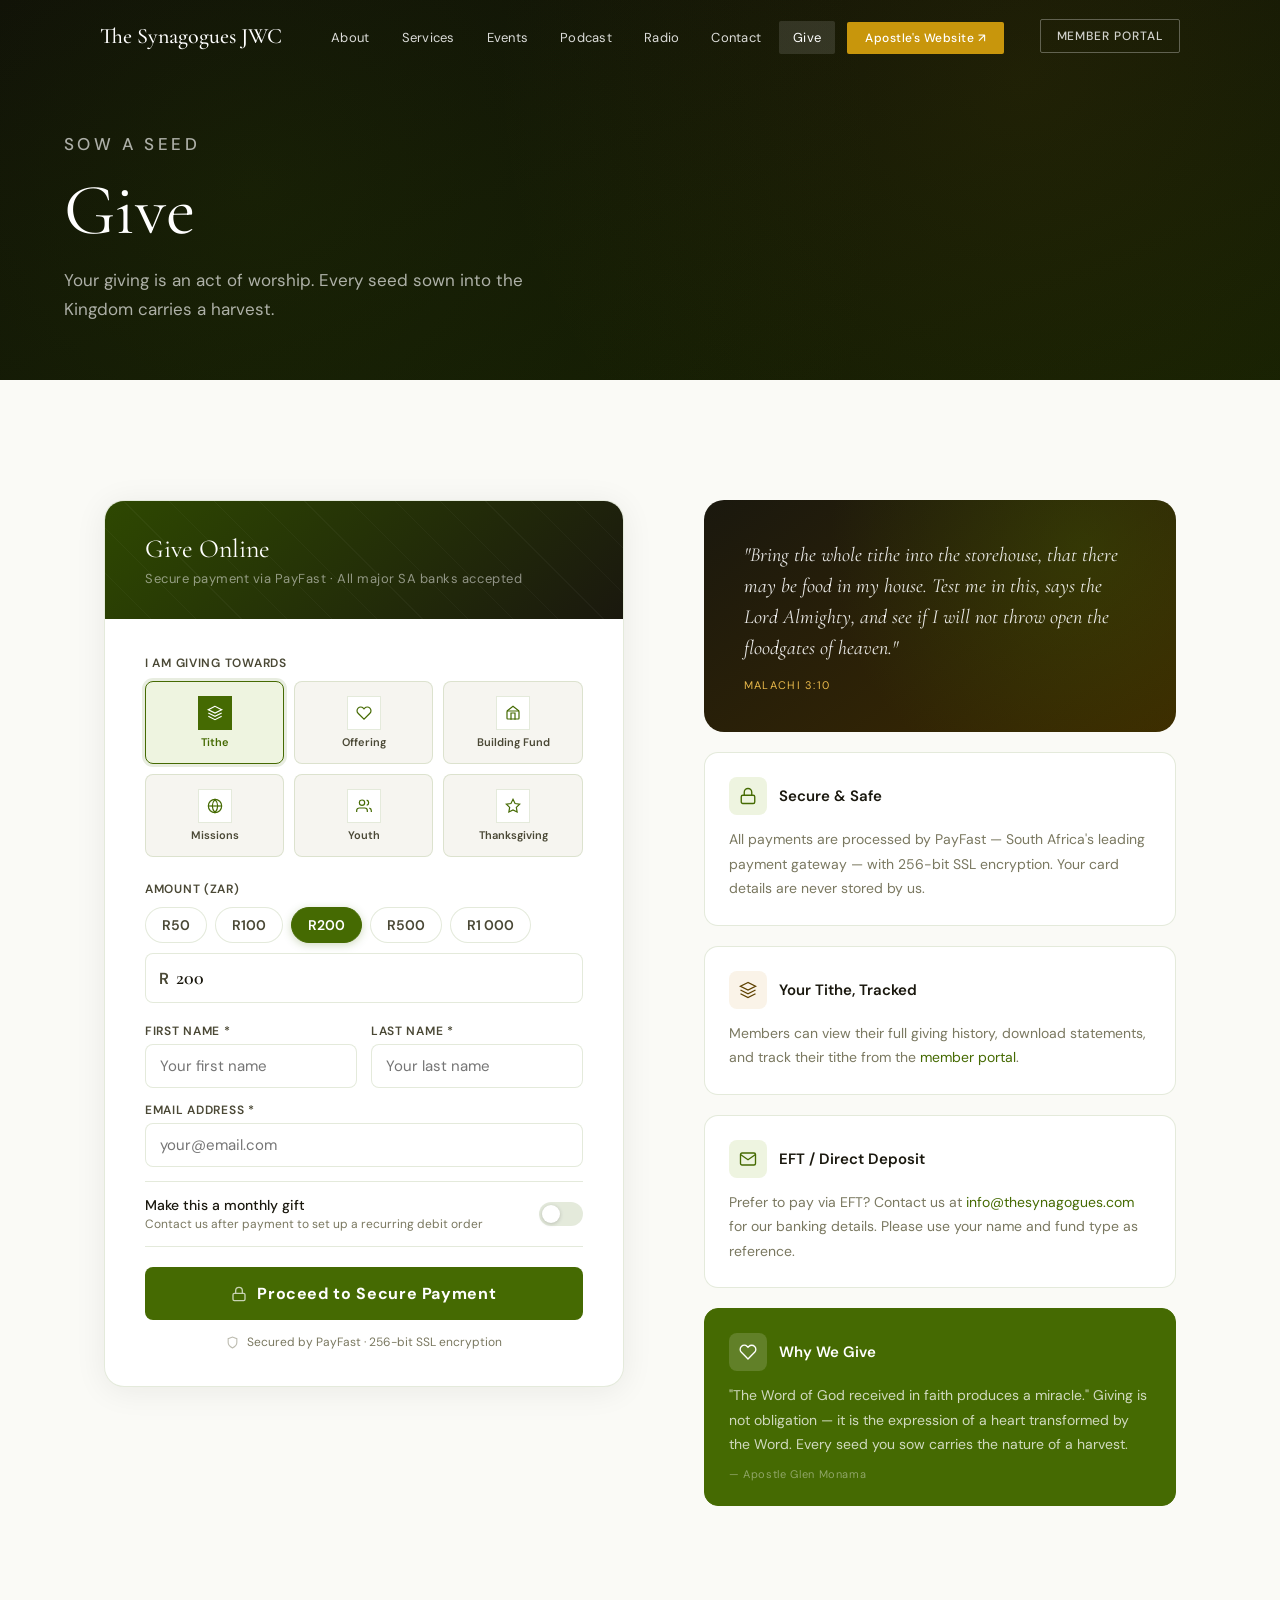
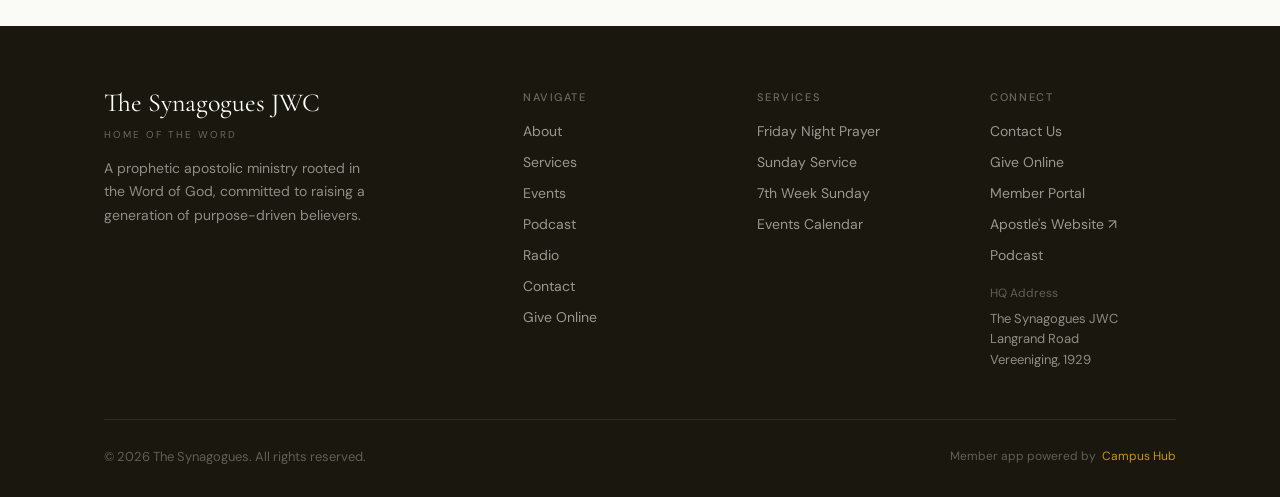
<file: give.html>
<!DOCTYPE html>
<html lang="en">
<head>
  <meta charset="UTF-8"/>
  <meta name="viewport" content="width=device-width, initial-scale=1.0"/>
  <title>Give — The Synagogues JWC</title>
  <meta name="description" content="Give online to The Synagogues JWC. Tithes, offerings, building fund, missions and more — secure payment via PayFast."/>
  <link rel="stylesheet" href="styles.css"/>
  <script src="https://challenges.cloudflare.com/turnstile/v0/api.js" async defer></script>
  <style>
    /* ── Give page layout ── */
    .give-section {
      padding: clamp(80px,10vw,120px) 0;
      min-height: 60vh;
    }
    .give-grid {
      display: grid;
      grid-template-columns: 1.1fr 1fr;
      gap: clamp(48px,8vw,80px);
      align-items: start;
    }

    /* ── Give form card ── */
    .give-card {
      background: white;
      border-radius: var(--r-xl);
      border: 1px solid var(--border);
      box-shadow: 0 4px 32px rgba(26,24,14,0.07);
      overflow: hidden;
    }
    .give-card__head {
      background: linear-gradient(135deg, var(--green-dark), var(--text));
      padding: 32px 40px;
      position: relative; overflow: hidden;
    }
    .give-card__head-pattern {
      position: absolute; inset: 0;
      background: repeating-linear-gradient(45deg,
        rgba(255,255,255,0.03) 0px, rgba(255,255,255,0.03) 1px,
        transparent 1px, transparent 32px);
    }
    .give-card__head-content { position: relative; }
    .give-card__head-title {
      font-family: var(--font-display); font-size: 26px; font-weight: 400;
      color: white; margin-bottom: 6px;
    }
    .give-card__head-sub { font-size: 13px; color: rgba(255,255,255,0.5); letter-spacing: 0.04em; }
    .give-card__body { padding: 36px 40px; }

    /* ── Fund selector ── */
    .fund-grid {
      display: grid; grid-template-columns: repeat(3,1fr); gap: 10px;
      margin-bottom: 24px;
    }
    .fund-btn {
      display: flex; flex-direction: column; align-items: center; gap: 6px;
      padding: 14px 8px; border-radius: var(--r-md);
      border: 1.5px solid var(--border); background: var(--surface);
      cursor: pointer; transition: all 0.15s; text-align: center;
    }
    .fund-btn:hover { border-color: var(--green); background: var(--green-pale); }
    .fund-btn.active {
      border-color: var(--green); background: var(--green-pale);
      box-shadow: 0 0 0 3px rgba(69,106,2,0.12);
    }
    .fund-btn__icon {
      width: 34px; height: 34px; border-radius: var(--r-sm);
      background: white; border: 1px solid var(--border);
      display: flex; align-items: center; justify-content: center;
      transition: background 0.15s, border-color 0.15s;
    }
    .fund-btn.active .fund-btn__icon { background: var(--green); border-color: var(--green); }
    .fund-btn.active .fund-btn__icon svg { stroke: white; }
    .fund-btn__label { font-size: 11px; font-weight: 600; color: var(--text-mid); line-height: 1.2; }
    .fund-btn.active .fund-btn__label { color: var(--green); }

    /* ── Amount pills ── */
    .amount-section { margin-bottom: 20px; }
    .amount-label { font-size: 12px; font-weight: 600; color: var(--text-mid); text-transform: uppercase; letter-spacing: 0.06em; margin-bottom: 10px; }
    .amount-pills { display: flex; gap: 8px; flex-wrap: wrap; margin-bottom: 10px; }
    .amount-pill {
      padding: 8px 16px; border: 1.5px solid var(--border);
      border-radius: 99px; font-size: 14px; font-weight: 600;
      color: var(--text-mid); cursor: pointer; background: white;
      transition: all 0.12s;
    }
    .amount-pill:hover { border-color: var(--green); color: var(--green); }
    .amount-pill.active {
      background: var(--green); border-color: var(--green); color: white;
      box-shadow: 0 2px 8px rgba(69,106,2,0.25);
    }
    .amount-custom-wrap { position: relative; }
    .amount-prefix {
      position: absolute; left: 14px; top: 50%; transform: translateY(-50%);
      font-size: 16px; font-weight: 600; color: var(--text-mid);
    }
    .amount-custom {
      width: 100%; padding: 12px 14px 12px 30px;
      border: 1.5px solid var(--border); border-radius: var(--r-md);
      font-size: 20px; font-weight: 600; color: var(--text);
      font-family: var(--font-display); outline: none;
      transition: border-color 0.15s, box-shadow 0.15s;
    }
    .amount-custom:focus {
      border-color: var(--green);
      box-shadow: 0 0 0 3px rgba(69,106,2,0.1);
    }

    /* ── Form fields ── */
    .form-row { display: grid; grid-template-columns: 1fr 1fr; gap: 14px; }
    .give-field { display: flex; flex-direction: column; gap: 5px; margin-bottom: 14px; }
    .give-field label { font-size: 12px; font-weight: 600; color: var(--text-mid); text-transform: uppercase; letter-spacing: 0.06em; }
    .give-field input {
      padding: 11px 14px; border: 1.5px solid var(--border);
      border-radius: var(--r-md); font-size: 15px; color: var(--text);
      background: white; outline: none; font-family: var(--font-body);
      transition: border-color 0.15s, box-shadow 0.15s, transform 0.1s;
    }
    .give-field input:focus {
      border-color: var(--green);
      box-shadow: 0 0 0 3px rgba(69,106,2,0.1);
      transform: translateY(-1px);
    }

    /* ── Recurring toggle ── */
    .recurring-row {
      display: flex; align-items: center; justify-content: space-between;
      padding: 14px 0; border-top: 1px solid var(--border);
      border-bottom: 1px solid var(--border); margin-bottom: 20px;
    }
    .recurring-label { font-size: 14px; font-weight: 500; }
    .recurring-sub { font-size: 12px; color: var(--text-muted); margin-top: 2px; }
    .toggle {
      width: 44px; height: 24px; border-radius: 12px;
      background: var(--border); border: none; cursor: pointer;
      position: relative; transition: background 0.2s; flex-shrink: 0;
    }
    .toggle::after {
      content: ''; position: absolute; top: 3px; left: 3px;
      width: 18px; height: 18px; border-radius: 50%;
      background: white; transition: transform 0.2s;
      box-shadow: 0 1px 4px rgba(0,0,0,0.2);
    }
    .toggle.on { background: var(--green); }
    .toggle.on::after { transform: translateX(20px); }

    /* ── Submit ── */
    .give-submit {
      width: 100%; padding: 16px; border: none; border-radius: var(--r-md);
      background: var(--green); color: white; font-size: 16px; font-weight: 700;
      letter-spacing: 0.04em; cursor: pointer; font-family: var(--font-body);
      display: flex; align-items: center; justify-content: center; gap: 10px;
      transition: background 0.15s, transform 0.12s, box-shadow 0.15s;
      margin-top: 6px;
    }
    .give-submit:hover { background: var(--green-dark); transform: translateY(-2px); box-shadow: 0 6px 20px rgba(69,106,2,0.3); }
    .give-submit:active { transform: translateY(0); }
    .give-submit:disabled { opacity: 0.6; cursor: not-allowed; transform: none; }
    .give-submit__lock { opacity: 0.7; }

    /* ── Status states ── */
    .give-error {
      display: none; background: #fff0f0; border: 1px solid #f0c0c0;
      border-radius: var(--r-md); padding: 12px 16px; margin-bottom: 14px;
      font-size: 14px; color: #c00; align-items: center; gap: 8px;
    }
    .give-success {
      display: none; flex-direction: column; align-items: center;
      text-align: center; padding: 48px 32px;
    }
    .give-success__icon {
      width: 72px; height: 72px; border-radius: 50%;
      background: var(--green-pale); display: flex; align-items: center;
      justify-content: center; margin-bottom: 20px;
    }
    .give-success__title {
      font-family: var(--font-display); font-size: 28px; font-weight: 400;
      color: var(--green); margin-bottom: 10px;
    }
    .give-success__text { font-size: 15px; color: var(--text-muted); line-height: 1.75; max-width: 340px; }
    .give-success__ref { font-size: 12px; color: var(--text-muted); margin-top: 16px; font-family: monospace; }

    /* ── PayFast redirect form (hidden) ── */
    #pfForm { display: none; }

    /* ── Security badge ── */
    .security-strip {
      display: flex; align-items: center; justify-content: center; gap: 8px;
      margin-top: 14px; font-size: 12px; color: var(--text-muted);
    }
    .security-strip svg { opacity: 0.5; }

    /* ── Info panel ── */
    .give-info { display: flex; flex-direction: column; gap: 20px; }
    .give-info__verse {
      background: linear-gradient(145deg, var(--text), var(--brown-dark));
      border-radius: var(--r-xl); padding: 40px; color: white;
      position: relative; overflow: hidden;
    }
    .give-info__verse-pattern {
      position: absolute; inset: 0;
      background: radial-gradient(circle at 80% 20%, rgba(69,106,2,0.3) 0%, transparent 60%);
    }
    .give-info__verse-content { position: relative; }
    .give-info__verse-text {
      font-family: var(--font-display); font-size: 20px; font-style: italic;
      color: rgba(255,255,255,0.9); line-height: 1.55; margin-bottom: 14px;
    }
    .give-info__verse-ref { font-size: 11px; letter-spacing: 0.12em; text-transform: uppercase; color: var(--gold-light); }

    .give-info-card {
      background: white; border-radius: var(--r-lg);
      border: 1px solid var(--border); padding: 24px;
      transition: transform 0.2s, box-shadow 0.2s;
    }
    .give-info-card:hover { transform: translateY(-2px); box-shadow: 0 8px 24px rgba(26,24,14,0.08); }
    .give-info-card__head { display: flex; align-items: center; gap: 12px; margin-bottom: 12px; }
    .give-info-card__icon {
      width: 38px; height: 38px; border-radius: var(--r-md);
      display: flex; align-items: center; justify-content: center; flex-shrink: 0;
    }
    .give-info-card__title { font-size: 15px; font-weight: 600; }
    .give-info-card__text { font-size: 14px; color: var(--text-muted); line-height: 1.75; }

    .fund-descriptions { display: none; }

    @media(max-width:900px) {
      .give-grid { grid-template-columns: 1fr; }
      .give-card__body { padding: 28px 24px; }
      .fund-grid { grid-template-columns: repeat(3,1fr); }
      .form-row { grid-template-columns: 1fr; }
    }
    @media(max-width:480px) {
      .fund-grid { grid-template-columns: repeat(2,1fr); }
      .give-card__head { padding: 24px; }
    }
  </style>
</head>
<!-- Google tag (gtag.js) -->
<script async src="https://www.googletagmanager.com/gtag/js?id=G-GMH7PRJ2EW"></script>
<script>
  window.dataLayer = window.dataLayer || [];
  function gtag(){dataLayer.push(arguments);}
  gtag('js', new Date());

  gtag('config', 'G-GMH7PRJ2EW');
</script>
<body>
<div id="nav-placeholder"></div>

<div class="page-hero">
  <div class="page-hero__pattern"></div>
  <div class="page-hero__content">
    <p class="page-hero__eyebrow">Sow a Seed</p>
    <h1>Give</h1>
    <p>Your giving is an act of worship. Every seed sown into the Kingdom carries a harvest.</p>
  </div>
</div>

<section class="give-section">
  <div class="container">
    <div class="give-grid">

      <!-- ── GIVE FORM ── -->
      <div class="give-card reveal">
        <div class="give-card__head">
          <div class="give-card__head-pattern"></div>
          <div class="give-card__head-content">
            <p class="give-card__head-title">Give Online</p>
            <p class="give-card__head-sub">Secure payment via PayFast · All major SA banks accepted</p>
          </div>
        </div>
        <div class="give-card__body" id="giveFormBody">

          <!-- Error -->
          <div class="give-error" id="giveError">
            <svg width="16" height="16" viewBox="0 0 24 24" fill="none" stroke="currentColor" stroke-width="2"><circle cx="12" cy="12" r="10"/><line x1="12" y1="8" x2="12" y2="12"/><line x1="12" y1="16" x2="12.01" y2="16"/></svg>
            <span id="giveErrorText"></span>
          </div>

          <!-- Fund type -->
          <div style="margin-bottom:6px">
            <p class="amount-label">I am giving towards</p>
          </div>
          <div class="fund-grid" id="fundGrid">
            <div class="fund-btn active" data-fund="tithe">
              <div class="fund-btn__icon">
                <svg width="16" height="16" viewBox="0 0 24 24" fill="none" stroke="var(--green)" stroke-width="1.8"><path d="M12 2L2 7l10 5 10-5-10-5z"/><path d="M2 17l10 5 10-5"/><path d="M2 12l10 5 10-5"/></svg>
              </div>
              <span class="fund-btn__label">Tithe</span>
            </div>
            <div class="fund-btn" data-fund="offering">
              <div class="fund-btn__icon">
                <svg width="16" height="16" viewBox="0 0 24 24" fill="none" stroke="var(--green)" stroke-width="1.8"><path d="M20.84 4.61a5.5 5.5 0 0 0-7.78 0L12 5.67l-1.06-1.06a5.5 5.5 0 0 0-7.78 7.78l1.06 1.06L12 21.23l7.78-7.78 1.06-1.06a5.5 5.5 0 0 0 0-7.78z"/></svg>
              </div>
              <span class="fund-btn__label">Offering</span>
            </div>
            <div class="fund-btn" data-fund="building">
              <div class="fund-btn__icon">
                <svg width="16" height="16" viewBox="0 0 24 24" fill="none" stroke="var(--green)" stroke-width="1.8"><path d="M3 9l9-7 9 7"/><rect x="3" y="9" width="18" height="12" rx="1"/><path d="M9 22V12h6v10"/></svg>
              </div>
              <span class="fund-btn__label">Building Fund</span>
            </div>
            <div class="fund-btn" data-fund="missions">
              <div class="fund-btn__icon">
                <svg width="16" height="16" viewBox="0 0 24 24" fill="none" stroke="var(--green)" stroke-width="1.8"><circle cx="12" cy="12" r="10"/><line x1="2" y1="12" x2="22" y2="12"/><path d="M12 2a15.3 15.3 0 0 1 4 10 15.3 15.3 0 0 1-4 10 15.3 15.3 0 0 1-4-10 15.3 15.3 0 0 1 4-10z"/></svg>
              </div>
              <span class="fund-btn__label">Missions</span>
            </div>
            <div class="fund-btn" data-fund="youth">
              <div class="fund-btn__icon">
                <svg width="16" height="16" viewBox="0 0 24 24" fill="none" stroke="var(--green)" stroke-width="1.8"><path d="M17 21v-2a4 4 0 0 0-4-4H5a4 4 0 0 0-4 4v2"/><circle cx="9" cy="7" r="4"/><path d="M23 21v-2a4 4 0 0 0-3-3.87"/><path d="M16 3.13a4 4 0 0 1 0 7.75"/></svg>
              </div>
              <span class="fund-btn__label">Youth</span>
            </div>
            <div class="fund-btn" data-fund="thanksgiving">
              <div class="fund-btn__icon">
                <svg width="16" height="16" viewBox="0 0 24 24" fill="none" stroke="var(--green)" stroke-width="1.8"><polygon points="12 2 15.09 8.26 22 9.27 17 14.14 18.18 21.02 12 17.77 5.82 21.02 7 14.14 2 9.27 8.91 8.26 12 2"/></svg>
              </div>
              <span class="fund-btn__label">Thanksgiving</span>
            </div>
          </div>

          <!-- Amount -->
          <div class="amount-section">
            <p class="amount-label">Amount (ZAR)</p>
            <div class="amount-pills">
              <div class="amount-pill" data-amount="50">R50</div>
              <div class="amount-pill" data-amount="100">R100</div>
              <div class="amount-pill active" data-amount="200">R200</div>
              <div class="amount-pill" data-amount="500">R500</div>
              <div class="amount-pill" data-amount="1000">R1 000</div>
            </div>
            <div class="amount-custom-wrap">
              <span class="amount-prefix">R</span>
              <input class="amount-custom" type="number" id="amountInput" min="10" placeholder="Enter amount" value="200"/>
            </div>
          </div>

          <!-- Personal details -->
          <div class="form-row">
            <div class="give-field"><label>First name *</label><input type="text" id="firstName" placeholder="Your first name"/></div>
            <div class="give-field"><label>Last name *</label><input type="text" id="lastName" placeholder="Your last name"/></div>
          </div>
          <div class="give-field"><label>Email address *</label><input type="email" id="email" placeholder="your@email.com"/></div>

          <!-- Recurring toggle -->
          <div class="recurring-row">
            <div>
              <p class="recurring-label">Make this a monthly gift</p>
              <p class="recurring-sub">Contact us after payment to set up a recurring debit order</p>
            </div>
            <button class="toggle" id="recurringToggle" type="button" aria-label="Toggle recurring"></button>
          </div>

          <!-- Cloudflare Turnstile -->
          <div id="turnstileWidget" style="margin-bottom:14px;min-height:65px;display:flex;align-items:center;justify-content:center;">
<div id="turnstileContainer"></div>
          </div>

          <!-- Submit -->
          <button class="give-submit" id="giveBtn" onclick="initiateGiving()">
            <svg class="give-submit__lock" width="16" height="16" viewBox="0 0 24 24" fill="none" stroke="currentColor" stroke-width="2"><rect x="3" y="11" width="18" height="11" rx="2" ry="2"/><path d="M7 11V7a5 5 0 0 1 10 0v4"/></svg>
            Proceed to Secure Payment
          </button>
          <div class="security-strip">
            <svg width="13" height="13" viewBox="0 0 24 24" fill="none" stroke="currentColor" stroke-width="2"><path d="M12 22s8-4 8-10V5l-8-3-8 3v7c0 6 8 10 8 10z"/></svg>
            Secured by PayFast · 256-bit SSL encryption
          </div>
        </div>

        <!-- Success state (inside card) -->
        <div class="give-success" id="giveSuccess">
          <div class="give-success__icon">
            <svg width="32" height="32" viewBox="0 0 24 24" fill="none" stroke="var(--green)" stroke-width="2"><polyline points="20 6 9 17 4 12"/></svg>
          </div>
          <p class="give-success__title">Thank you!</p>
          <p class="give-success__text">
            Your gift has been received and you will get an email confirmation shortly. May God bless you for your faithfulness.
          </p>
          <p class="give-success__ref" id="successRef"></p>
          <a href="give.html" class="btn btn--outline-dark" style="margin-top:24px;font-size:13px">Give Again</a>
        </div>

        <!-- Cancelled state -->
        <div class="give-success" id="giveCancelled" style="display:none">
          <div class="give-success__icon" style="background:#fff0f0">
            <svg width="32" height="32" viewBox="0 0 24 24" fill="none" stroke="#c00" stroke-width="2"><circle cx="12" cy="12" r="10"/><line x1="15" y1="9" x2="9" y2="15"/><line x1="9" y1="9" x2="15" y2="15"/></svg>
          </div>
          <p class="give-success__title" style="color:var(--text)">Payment Cancelled</p>
          <p class="give-success__text">No payment was taken. You can try again below.</p>
          <button onclick="resetForm()" class="btn btn--primary" style="margin-top:24px">Try Again</button>
        </div>
      </div>

      <!-- ── INFO PANEL ── -->
      <div class="give-info reveal">
        <div class="give-info__verse">
          <div class="give-info__verse-pattern"></div>
          <div class="give-info__verse-content">
            <p class="give-info__verse-text">
              "Bring the whole tithe into the storehouse, that there may be food in my house. Test me in this, says the Lord Almighty, and see if I will not throw open the floodgates of heaven."
            </p>
            <p class="give-info__verse-ref">Malachi 3:10</p>
          </div>
        </div>

        <div class="give-info-card">
          <div class="give-info-card__head">
            <div class="give-info-card__icon" style="background:var(--green-pale)">
              <svg width="18" height="18" viewBox="0 0 24 24" fill="none" stroke="var(--green)" stroke-width="1.8"><rect x="3" y="11" width="18" height="11" rx="2"/><path d="M7 11V7a5 5 0 0 1 10 0v4"/></svg>
            </div>
            <h3 class="give-info-card__title">Secure &amp; Safe</h3>
          </div>
          <p class="give-info-card__text">All payments are processed by PayFast — South Africa's leading payment gateway — with 256-bit SSL encryption. Your card details are never stored by us.</p>
        </div>

        <div class="give-info-card">
          <div class="give-info-card__head">
            <div class="give-info-card__icon" style="background:#faf3e8">
              <svg width="18" height="18" viewBox="0 0 24 24" fill="none" stroke="var(--brown)" stroke-width="1.8"><path d="M12 2L2 7l10 5 10-5-10-5z"/><path d="M2 17l10 5 10-5"/><path d="M2 12l10 5 10-5"/></svg>
            </div>
            <h3 class="give-info-card__title">Your Tithe, Tracked</h3>
          </div>
          <p class="give-info-card__text">Members can view their full giving history, download statements, and track their tithe from the <a href="https://member.thesynagogues.com" target="_blank" style="color:var(--green)">member portal</a>.</p>
        </div>

        <div class="give-info-card">
          <div class="give-info-card__head">
            <div class="give-info-card__icon" style="background:var(--green-pale)">
              <svg width="18" height="18" viewBox="0 0 24 24" fill="none" stroke="var(--green)" stroke-width="1.8"><path d="M4 4h16c1.1 0 2 .9 2 2v12c0 1.1-.9 2-2 2H4c-1.1 0-2-.9-2-2V6c0-1.1.9-2 2-2z"/><polyline points="22,6 12,13 2,6"/></svg>
            </div>
            <h3 class="give-info-card__title">EFT / Direct Deposit</h3>
          </div>
          <p class="give-info-card__text">
            Prefer to pay via EFT? Contact us at <a href="mailto:info@thesynagogues.com" style="color:var(--green)">info@thesynagogues.com</a> for our banking details. Please use your name and fund type as reference.
          </p>
        </div>

        <div class="give-info-card" style="background:var(--green);border-color:var(--green)">
          <div class="give-info-card__head">
            <div class="give-info-card__icon" style="background:rgba(255,255,255,0.15)">
              <svg width="18" height="18" viewBox="0 0 24 24" fill="none" stroke="white" stroke-width="1.8"><path d="M20.84 4.61a5.5 5.5 0 0 0-7.78 0L12 5.67l-1.06-1.06a5.5 5.5 0 0 0-7.78 7.78l1.06 1.06L12 21.23l7.78-7.78 1.06-1.06a5.5 5.5 0 0 0 0-7.78z"/></svg>
            </div>
            <h3 class="give-info-card__title" style="color:white">Why We Give</h3>
          </div>
          <p class="give-info-card__text" style="color:rgba(255,255,255,0.75)">
            "The Word of God received in faith produces a miracle." Giving is not obligation — it is the expression of a heart transformed by the Word. Every seed you sow carries the nature of a harvest.
          </p>
          <p style="font-size:11px;color:rgba(255,255,255,0.4);margin-top:10px;letter-spacing:0.06em">— Apostle Glen Monama</p>
        </div>
      </div>

    </div>
  </div>
</section>

<!-- Hidden PayFast redirect form -->
<form id="pfForm" action="https://www.payfast.co.za/eng/process" method="POST"></form>

<div id="footer-placeholder"></div>
<script src="layout.js"></script>
<script src="nav.js"></script>
<script src="config.js"></script>
<script>
const API = `${CONFIG.API}/api/giving/public-initiate`;

let selectedFund   = 'tithe';
let selectedAmount = 200;
let recurring      = false;
let turnstileToken = null;

// ── Turnstile — site key fetched from backend, nothing hardcoded ──────────────
async function initTurnstile() {
  try {
    const res     = await fetch(`${CONFIG.API}/api/config/public`);
    const data    = await res.json();
    const siteKey = data.turnstileSiteKey;

    if (!siteKey) {
      // Not configured on server — hide widget and allow form through
      console.info('[Turnstile] Not configured — skipping.');
      turnstileToken = 'not-configured';
      const w = document.getElementById('turnstileWidget');
      if (w) w.style.display = 'none';
      return;
    }

    // Wait for Turnstile SDK to be ready
    await new Promise(resolve => {
      const poll = () => window.turnstile ? resolve() : setTimeout(poll, 80);
      poll();
    });

    window.turnstile.render('#turnstileContainer', {
      sitekey:            siteKey,
      theme:              'light',
      size:               'flexible',
      callback:           (token) => { turnstileToken = token; },
      'expired-callback': ()      => { turnstileToken = null; },
      'error-callback':   ()      => {
        // Widget failed (e.g. CSP, network) — fail open so giving still works
        console.warn('[Turnstile] Widget error — failing open');
        turnstileToken = 'widget-error';
        const w = document.getElementById('turnstileWidget');
        if (w) w.style.display = 'none';
      },
    });
  } catch (err) {
    console.warn('[Turnstile] Config fetch failed:', err.message);
    // Fail open — don't block givers if backend is cold-starting
    turnstileToken = 'config-error';
    const w = document.getElementById('turnstileWidget');
    if (w) w.style.display = 'none';
  }
}
initTurnstile();

// ── Fund selector ────────────────────────────────────────────────
document.querySelectorAll('.fund-btn').forEach(btn => {
  btn.addEventListener('click', () => {
    document.querySelectorAll('.fund-btn').forEach(b => b.classList.remove('active'));
    btn.classList.add('active');
    selectedFund = btn.dataset.fund;
  });
});

// ── Amount pills ─────────────────────────────────────────────────
const amountInput = document.getElementById('amountInput');
document.querySelectorAll('.amount-pill').forEach(pill => {
  pill.addEventListener('click', () => {
    document.querySelectorAll('.amount-pill').forEach(p => p.classList.remove('active'));
    pill.classList.add('active');
    selectedAmount = parseInt(pill.dataset.amount);
    amountInput.value = selectedAmount;
  });
});
amountInput.addEventListener('input', () => {
  document.querySelectorAll('.amount-pill').forEach(p => p.classList.remove('active'));
  selectedAmount = parseFloat(amountInput.value) || 0;
});

// ── Recurring toggle ──────────────────────────────────────────────
document.getElementById('recurringToggle').addEventListener('click', function() {
  recurring = !recurring;
  this.classList.toggle('on', recurring);
});

// ── Check URL for return status ───────────────────────────────────
const params = new URLSearchParams(window.location.search);
if (params.get('status') === 'success') {
  showSuccess(params.get('ref') || '');
} else if (params.get('status') === 'cancelled') {
  document.getElementById('giveFormBody').style.display = 'none';
  document.getElementById('giveCancelled').style.display = 'flex';
}

// ── Submit ────────────────────────────────────────────────────────
async function initiateGiving() {
  const btn       = document.getElementById('giveBtn');
  const errBox    = document.getElementById('giveError');
  const errText   = document.getElementById('giveErrorText');
  const showErr   = msg => { errText.textContent = msg; errBox.style.display = 'flex'; btn.disabled = false; btn.innerHTML = originalBtnHTML; };

  const originalBtnHTML = btn.innerHTML;
  errBox.style.display = 'none';
  btn.disabled = true;
  btn.innerHTML = '<svg width="16" height="16" viewBox="0 0 24 24" fill="none" stroke="currentColor" stroke-width="2" style="animation:spin 1s linear infinite"><path d="M21 12a9 9 0 1 1-6.219-8.56"/></svg> Processing…';

  const amount    = parseFloat(amountInput.value);
  const firstName = document.getElementById('firstName').value.trim();
  const lastName  = document.getElementById('lastName').value.trim();
  const email     = document.getElementById('email').value.trim();

  if (!amount || amount < 10) return showErr('Please enter an amount of at least R10.');
  if (amount > 50000) return showErr('Maximum online giving is R50,000. For larger gifts please email info@thesynagogues.com');
  if (!firstName || !lastName) return showErr('Please enter your first and last name.');
  if (!email || !/\S+@\S+\.\S+/.test(email)) return showErr('Please enter a valid email address.');
  if (!turnstileToken) return showErr('Please complete the security check above before proceeding. If the check is not appearing, try refreshing the page.');

  try {
    const res  = await fetch(API, {
      method: 'POST',
      headers: { 'Content-Type': 'application/json' },
      body: JSON.stringify({ amount, fund_type: selectedFund, first_name: firstName, last_name: lastName, email, cf_turnstile_token: turnstileToken }),
    });
    const data = await res.json();

    if (!res.ok) return showErr(data.error || 'Something went wrong. Please try again.');

    if (data.dev_mode) {
      // Dev / PayFast not configured
      showSuccess(data.reference);
      return;
    }

    // Build hidden PayFast form and submit
    const form = document.getElementById('pfForm');
    form.innerHTML = '';
    form.action = data.payment_url;
    Object.entries(data.fields).forEach(([k, v]) => {
      const inp = document.createElement('input');
      inp.type  = 'hidden'; inp.name = k; inp.value = v;
      form.appendChild(inp);
    });
    form.submit();

  } catch (err) {
    showErr('Could not connect. Please check your internet and try again, or contact us at info@thesynagogues.com');
    btn.disabled = false;
    btn.innerHTML = originalBtnHTML;
  }
}

function showSuccess(ref) {
  document.getElementById('giveFormBody').style.display = 'none';
  const s = document.getElementById('giveSuccess');
  s.style.display = 'flex';
  if (ref) document.getElementById('successRef').textContent = 'Reference: ' + ref;
}

function resetForm() {
  document.getElementById('giveFormBody').style.display = 'block';
  document.getElementById('giveCancelled').style.display = 'none';
  document.getElementById('giveSuccess').style.display = 'none';
  // Clear URL params
  window.history.replaceState({}, '', 'give.html');
  turnstileToken = null;
  if (window.turnstile) turnstile.reset();
}

// Spinner CSS
const spin = document.createElement('style');
spin.textContent = '@keyframes spin { to { transform: rotate(360deg); } }';
document.head.appendChild(spin);
</script>
</body>
</html>
</file>
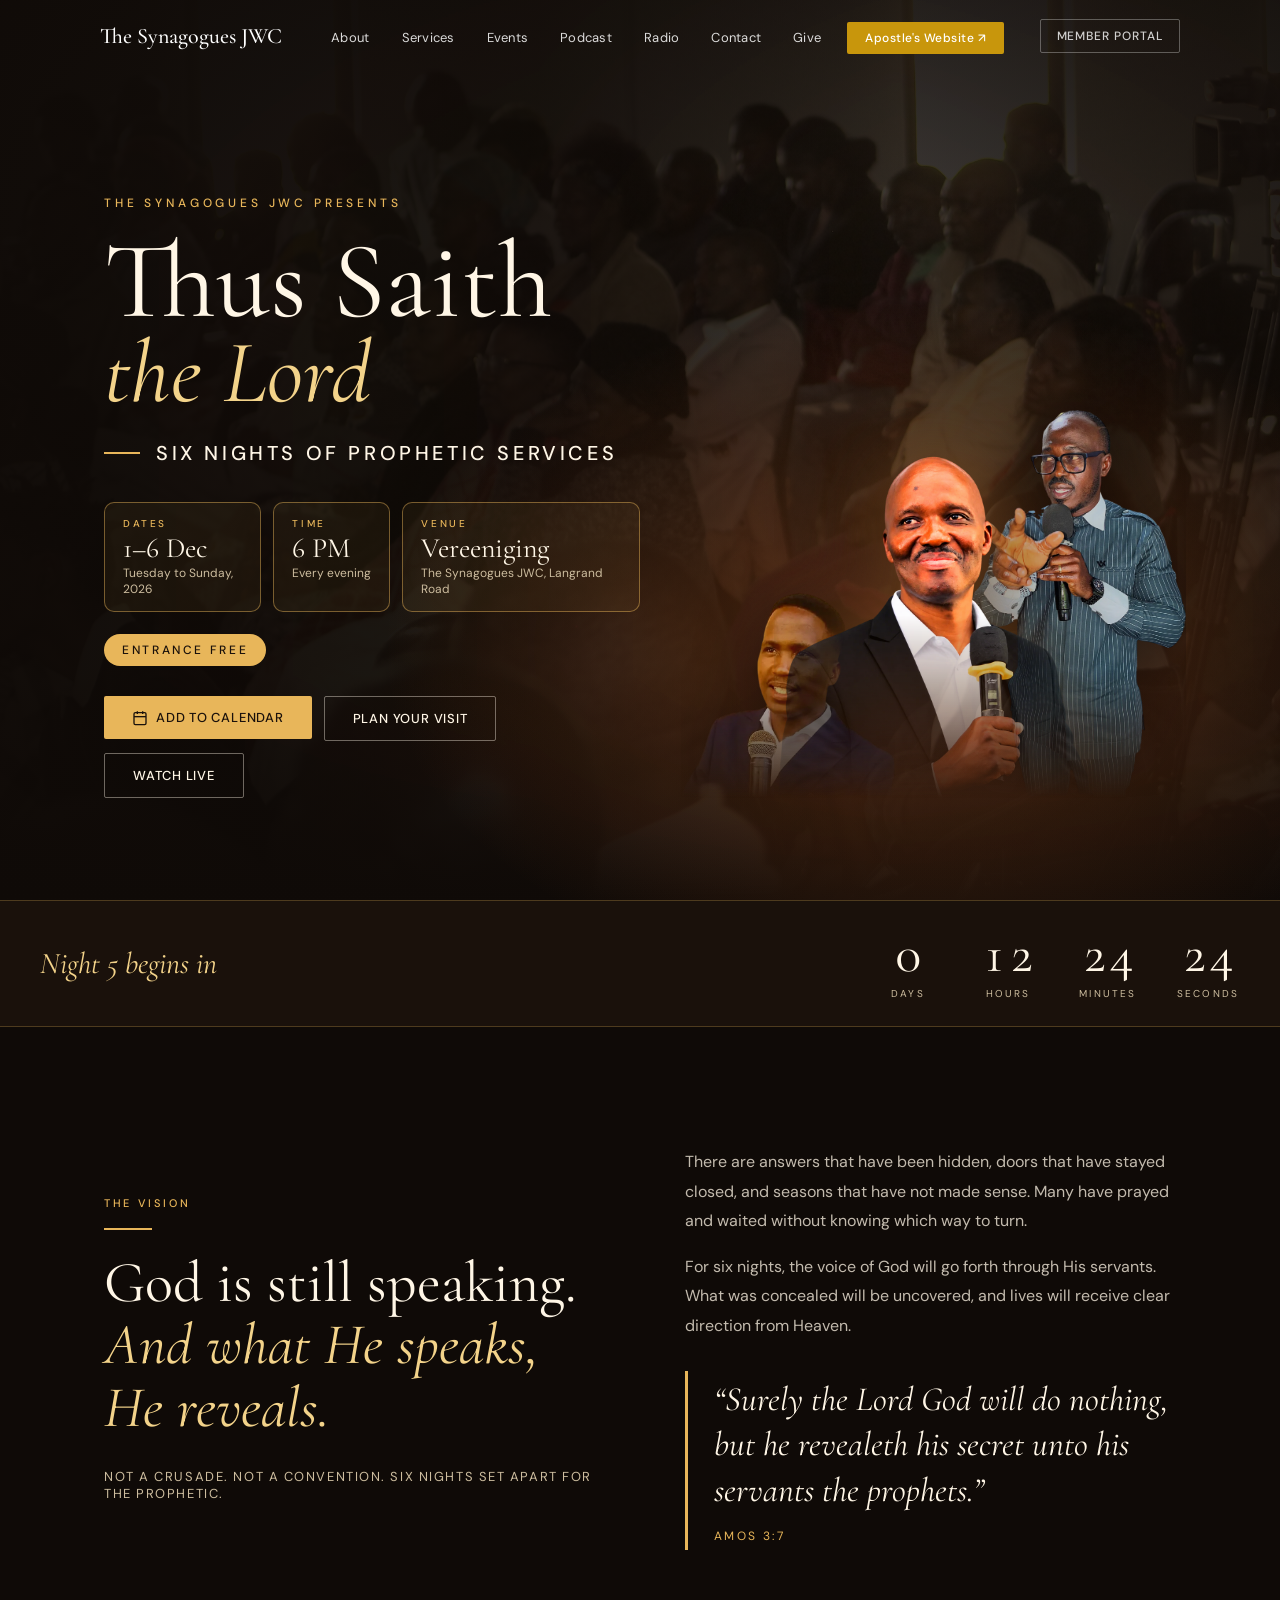
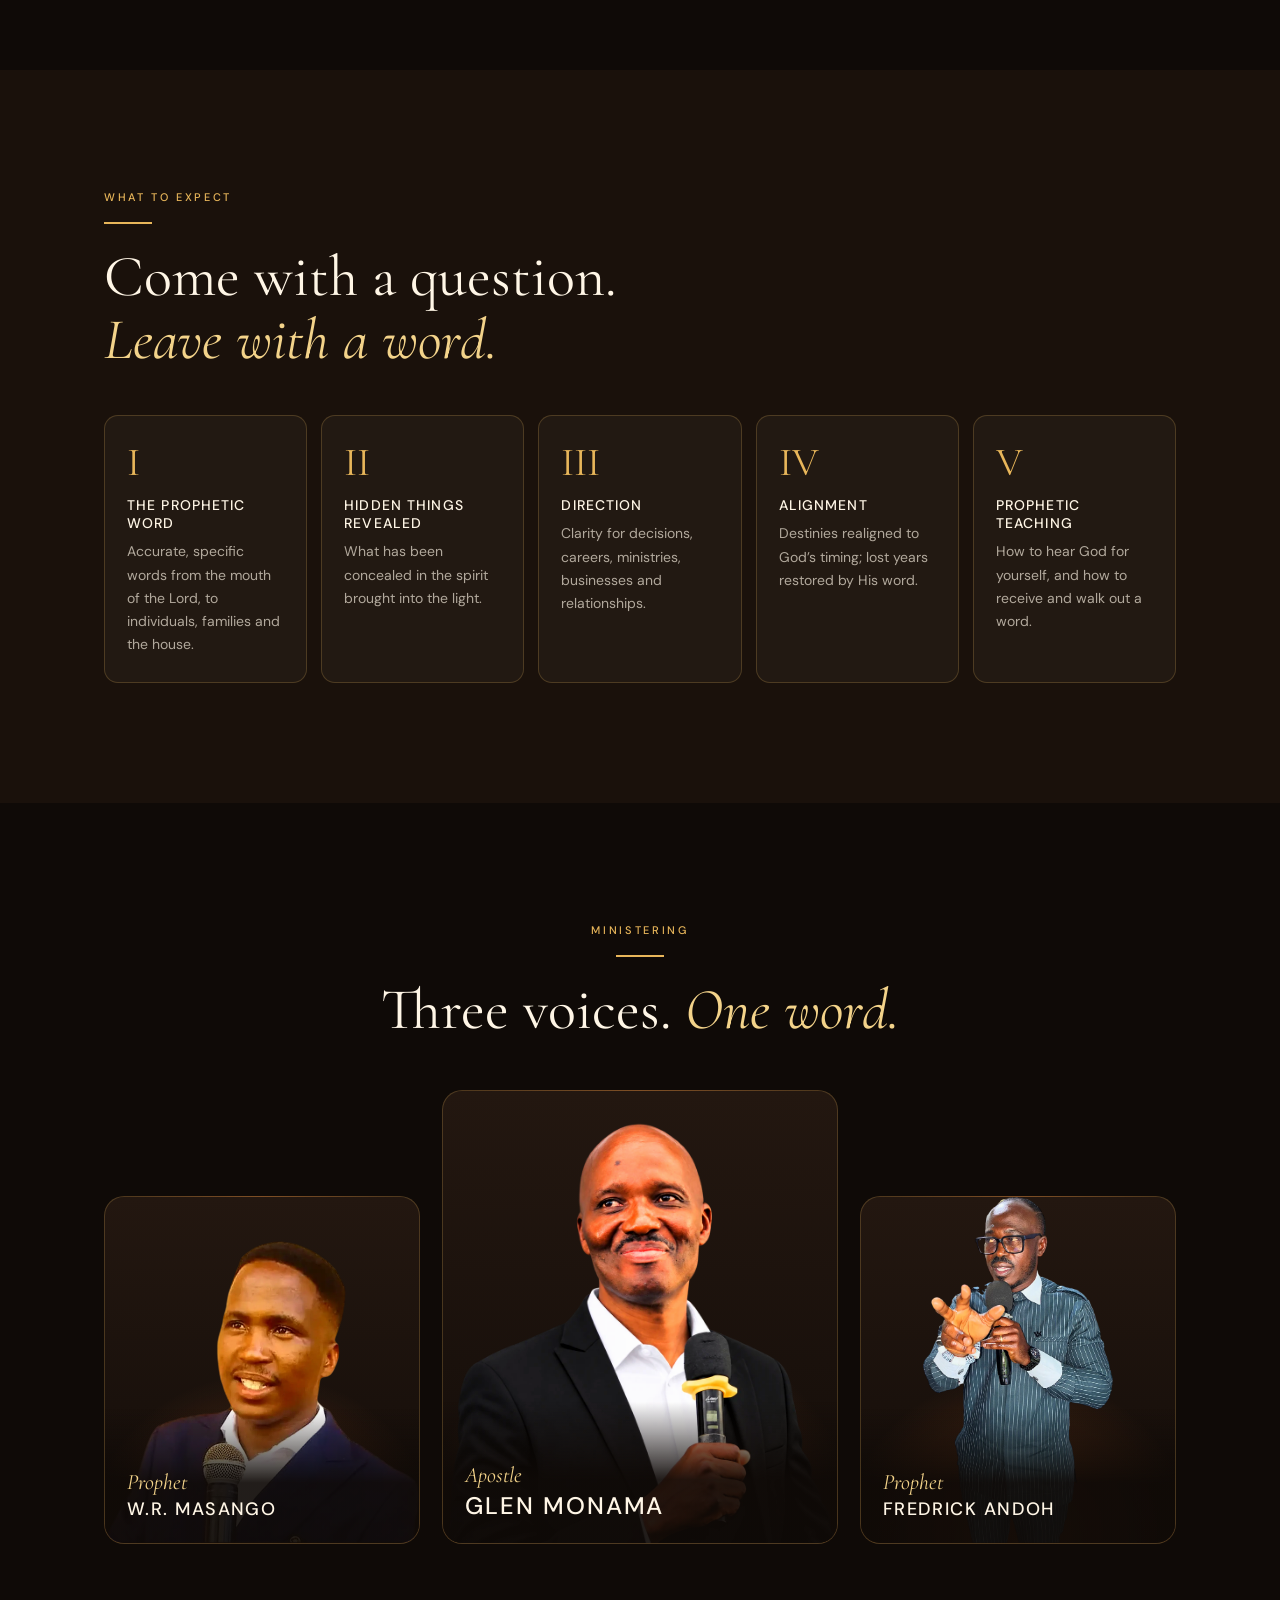
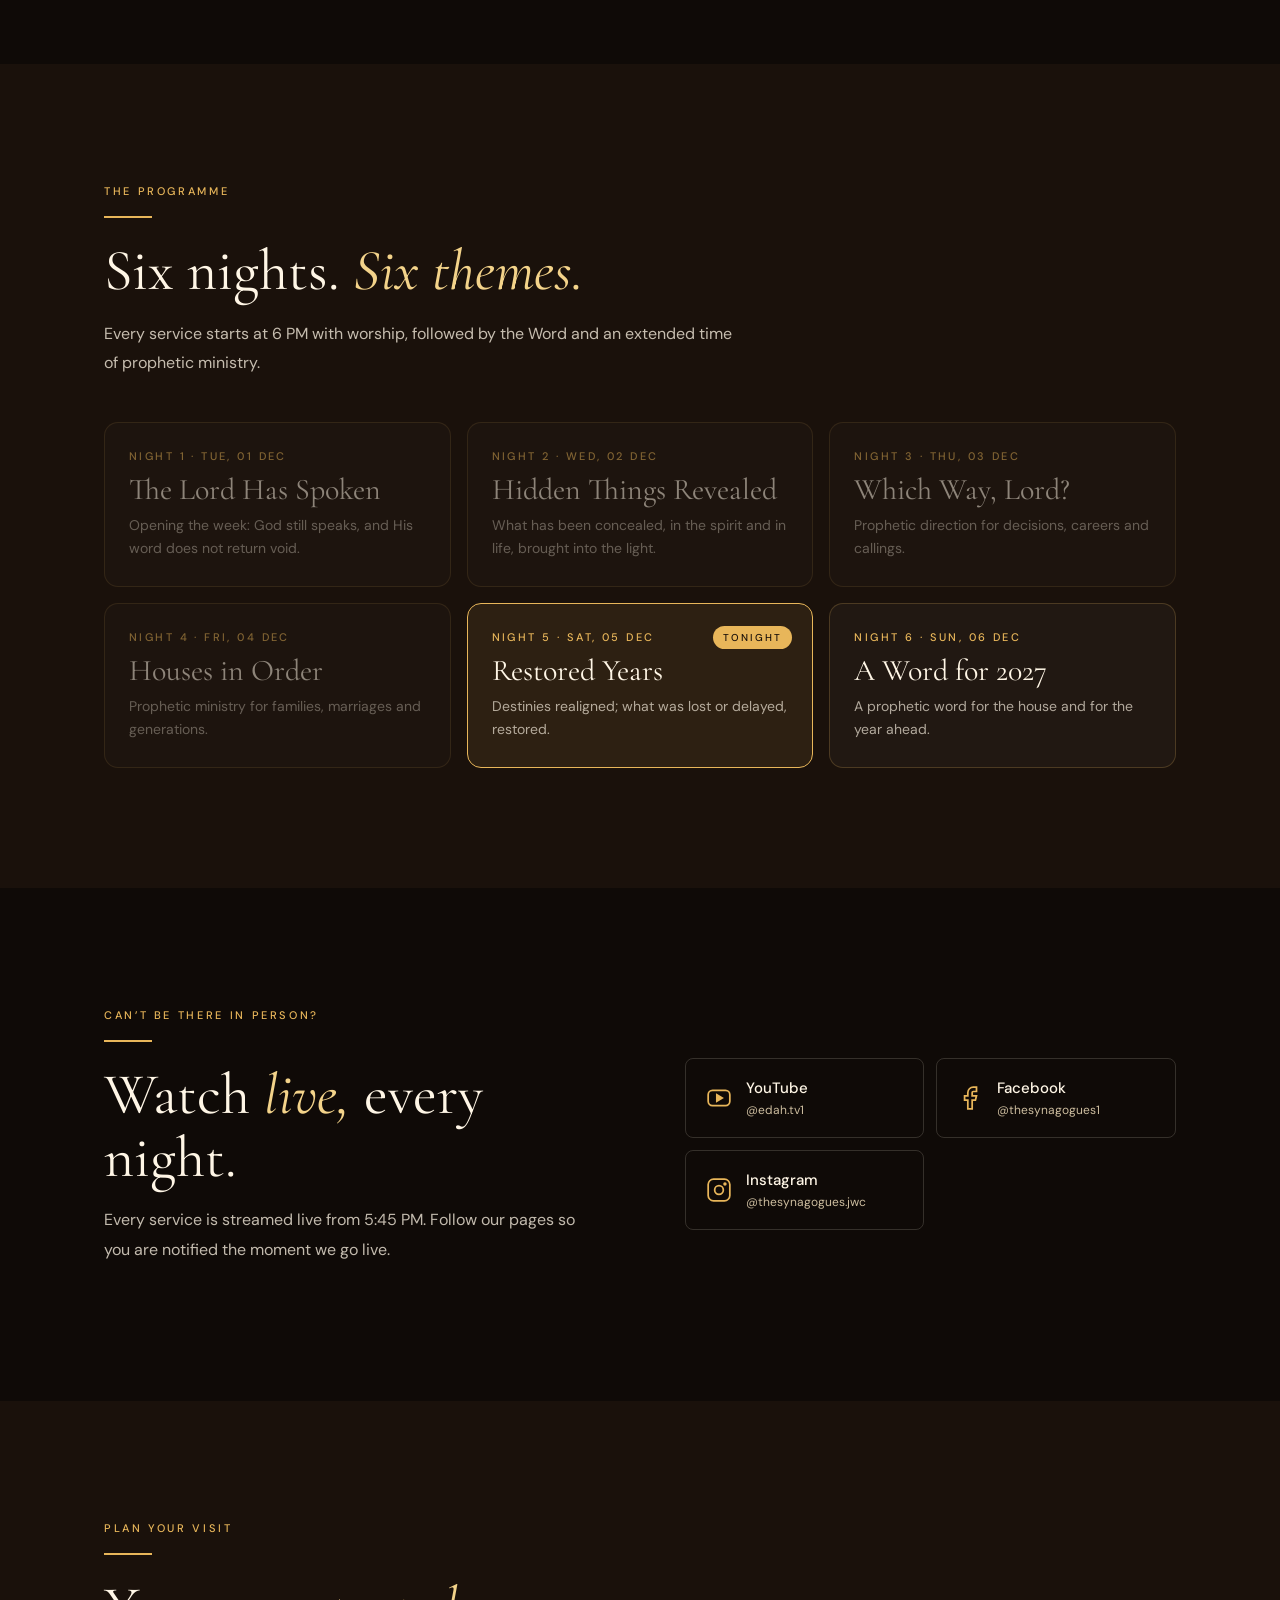
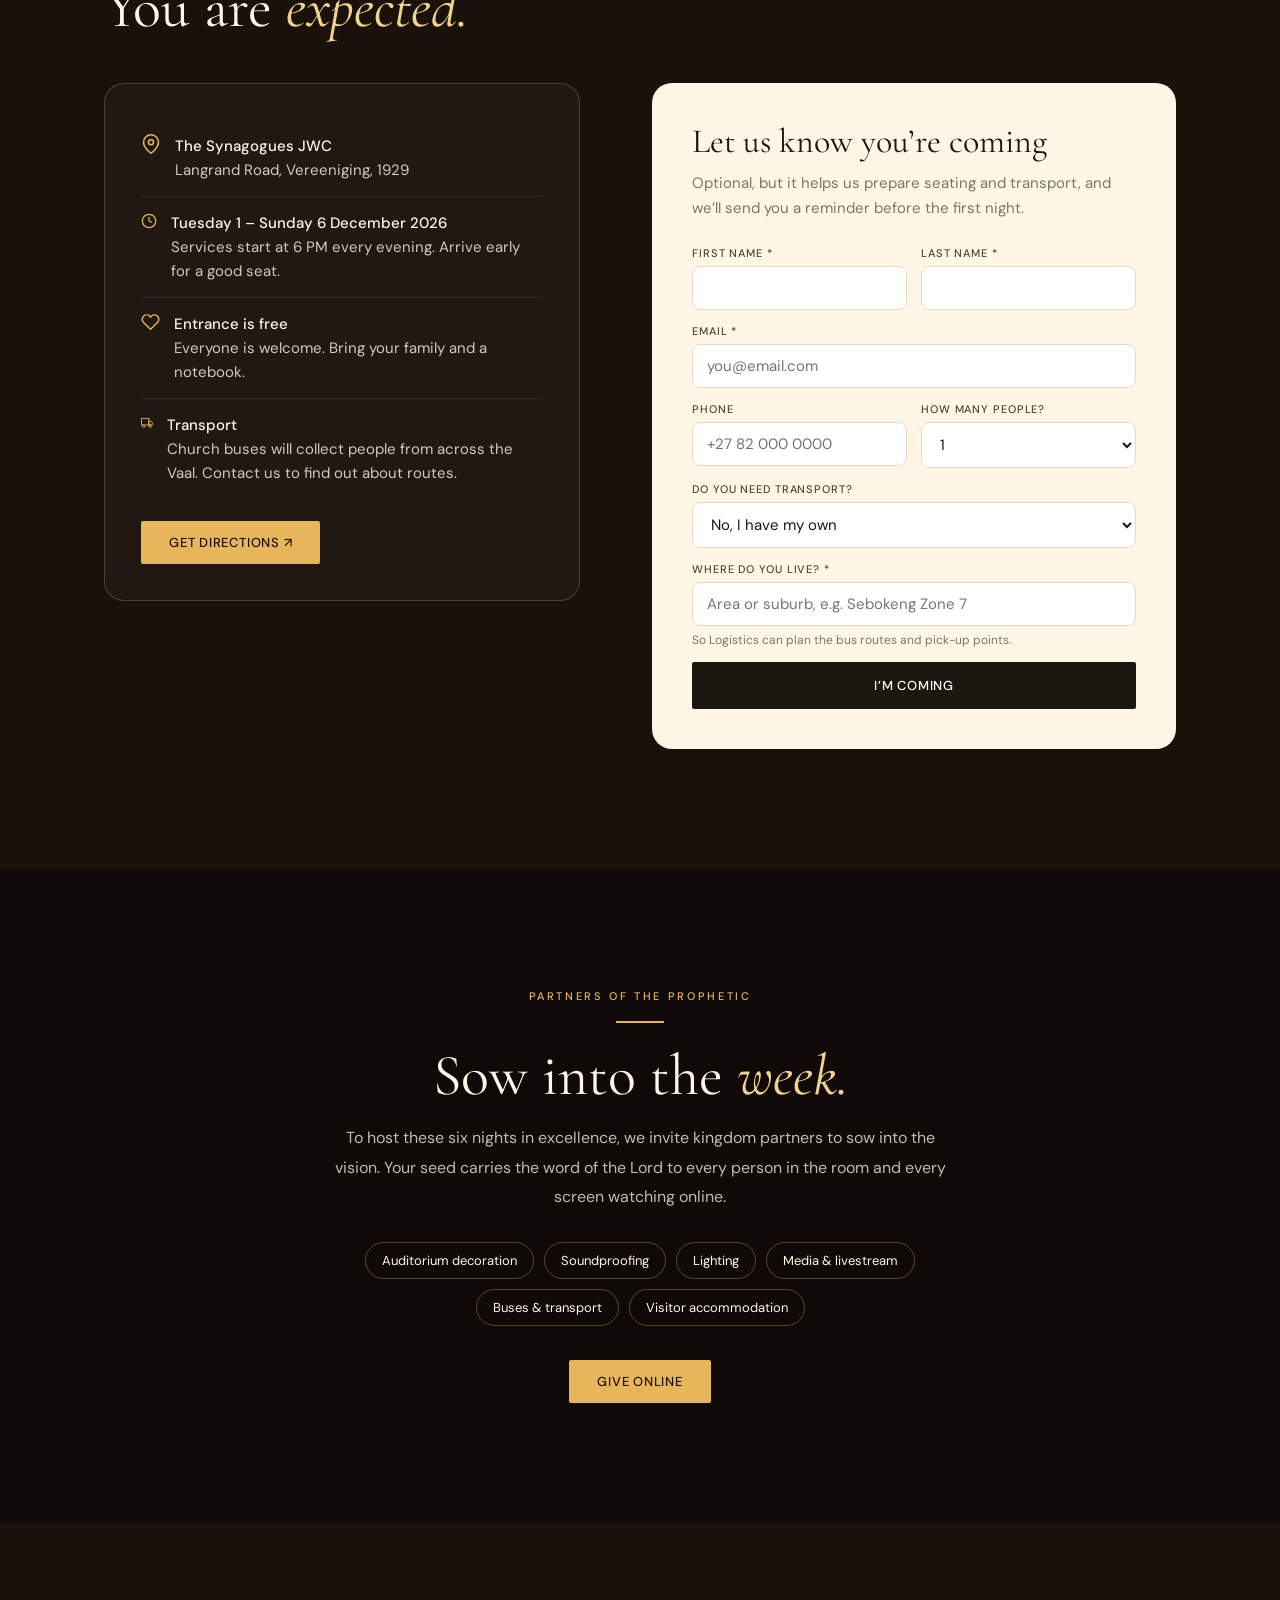
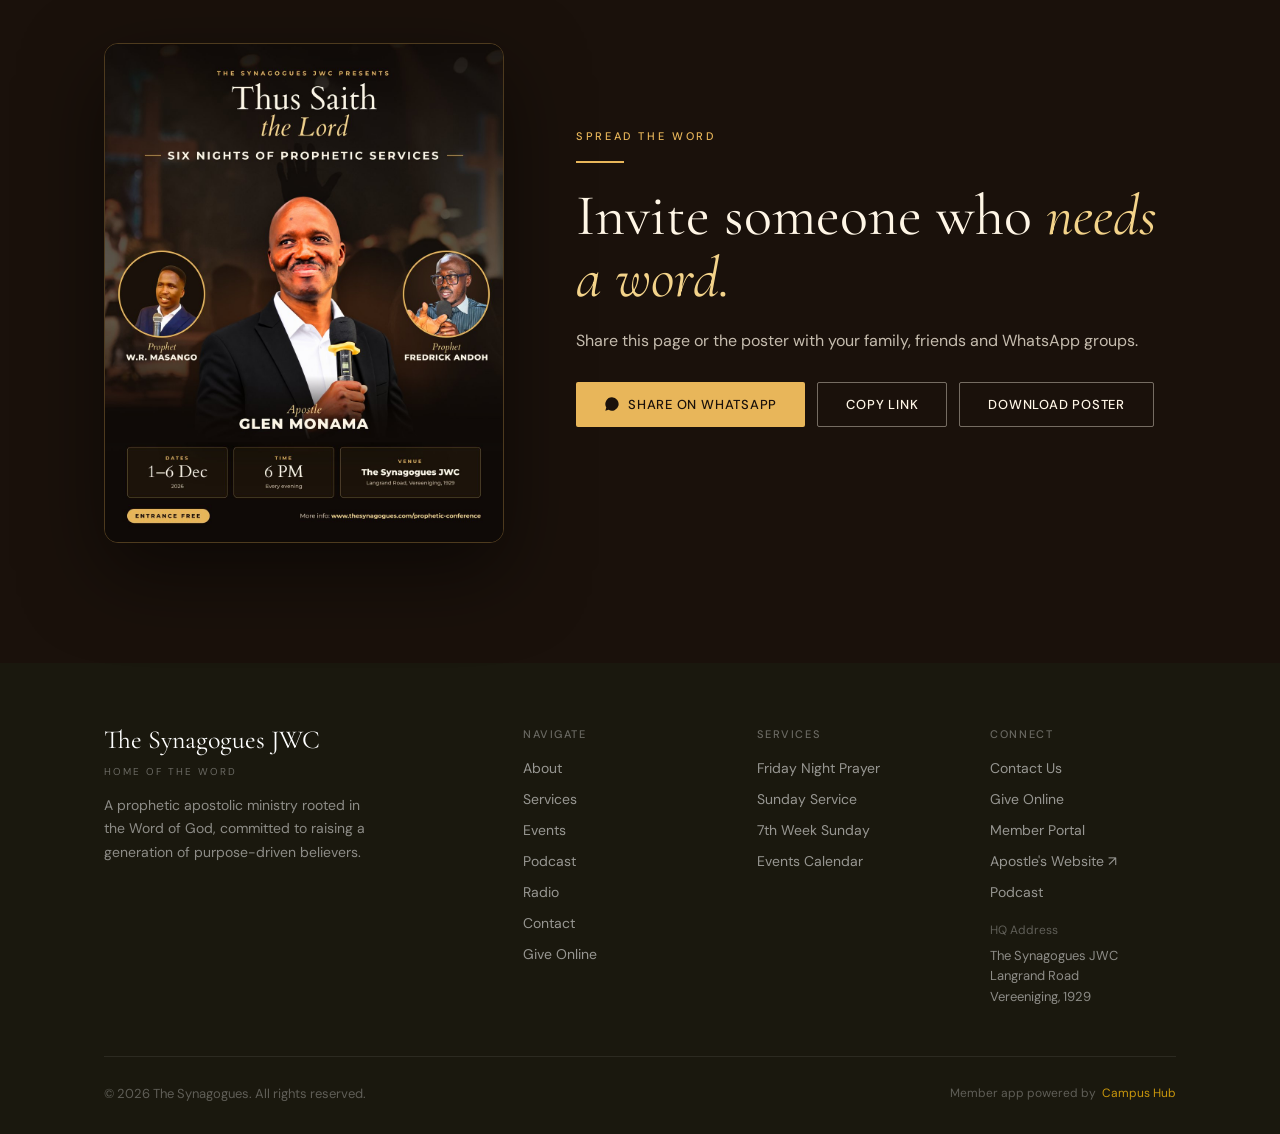
<file: prophetic-conference.html>
<!DOCTYPE html>
<html lang="en">
<head>
  <meta charset="UTF-8"/>
  <meta name="viewport" content="width=device-width, initial-scale=1.0"/>
  <title>Thus Saith the Lord — Six Nights of Prophetic Services · The Synagogues JWC</title>
  <meta name="description" content="Thus Saith the Lord: six nights of prophetic services with Apostle Glen Monama, Prophet W.R. Masango and Prophet Fredrick Andoh. 1–6 December 2026, 6 PM nightly, The Synagogues JWC, Vereeniging. Entrance free."/>
  <link rel="canonical" href="https://thesynagogues.com/prophetic-conference"/>

  <!-- Link previews (WhatsApp, Facebook, X) -->
  <meta property="og:type" content="website"/>
  <meta property="og:site_name" content="The Synagogues JWC"/>
  <meta property="og:title" content="Thus Saith the Lord — Six Nights of Prophetic Services"/>
  <meta property="og:description" content="1–6 December 2026 · 6 PM every evening · The Synagogues JWC, Vereeniging · Entrance free"/>
  <meta property="og:url" content="https://thesynagogues.com/prophetic-conference"/>
  <meta property="og:image" content="https://thesynagogues.com/assets/prophetic/share.jpg?v=2"/>
  <meta property="og:image:width" content="1200"/>
  <meta property="og:image:height" content="630"/>
  <meta name="twitter:card" content="summary_large_image"/>

  <link rel="stylesheet" href="styles.css"/>
  <style>
    /* ── Event palette (matches the posters) ── */
    .pw { --ink:#0f0a07; --ink-2:#1a110b; --ember:#e06e2a; --gold-e:#e8b65a; --gold-s:#f3d38a; --cream:#fff6e6; --sand:#cdbd9f; }
    .pw { background: var(--ink); color: var(--cream); }

    /* ── Hero ── */
    .pw-hero { position:relative; min-height:100vh; display:flex; align-items:center; overflow:hidden; padding: calc(var(--nav-h) + 48px) 0 72px; }
    .pw-hero__bg { position:absolute; inset:0; width:100%; height:100%; object-fit:cover; object-position:center 35%; opacity:.30; filter:sepia(.5) saturate(1.1) contrast(1.05); }
    .pw-hero__shade { position:absolute; inset:0;
      background:
        radial-gradient(ellipse 60% 55% at 72% 72%, rgba(224,110,42,.32), transparent 70%),
        linear-gradient(90deg, rgba(15,10,7,.96) 0%, rgba(15,10,7,.78) 42%, rgba(15,10,7,.35) 70%, rgba(15,10,7,.7) 100%),
        linear-gradient(180deg, rgba(15,10,7,.55) 0%, transparent 25%, transparent 75%, var(--ink) 100%); }
    .pw-hero__grid { position:relative; display:grid; grid-template-columns: 1.05fr .95fr; gap: clamp(24px,4vw,56px); align-items:end; }
    .pw-kicker { font-size:12px; font-weight:500; letter-spacing:.32em; text-transform:uppercase; color:var(--gold-e); }
    .pw-title { font-family:var(--font-display); font-weight:400; line-height:.92; color:var(--cream); margin:20px 0 0; font-size:clamp(56px,8.5vw,120px); }
    .pw-title em { display:block; font-style:italic; color:var(--gold-s); font-size:.82em; }
    .pw-sub { display:flex; align-items:center; gap:16px; margin-top:26px; }
    .pw-sub i { flex:0 0 36px; height:2px; background:var(--gold-e); }
    .pw-sub span { font-size:clamp(14px,1.7vw,20px); font-weight:500; letter-spacing:.18em; text-transform:uppercase; color:var(--cream); }

    .pw-facts { display:grid; grid-template-columns: repeat(3, auto); gap:12px; margin-top:36px; max-width:640px; }
    .pw-fact { border:1px solid rgba(232,182,90,.45); border-radius:10px; padding:14px 18px; background:rgba(232,182,90,.06); }
    .pw-fact__k { font-size:10px; font-weight:500; letter-spacing:.26em; text-transform:uppercase; color:var(--gold-e); }
    .pw-fact__v { font-family:var(--font-display); font-size:28px; line-height:1.05; margin-top:4px; color:var(--cream); }
    .pw-fact__s { font-size:12px; color:var(--sand); margin-top:2px; }
    .pw-free { display:inline-block; margin-top:22px; padding:8px 18px; border-radius:40px; background:var(--gold-e); color:var(--ink-2); font-size:12px; font-weight:500; letter-spacing:.22em; text-transform:uppercase; }

    .pw-ctas { display:flex; gap:12px; flex-wrap:wrap; margin-top:30px; }
    .btn--ember { background:var(--gold-e); color:var(--ink-2); font-weight:500; }
    .btn--ember:hover { background:var(--gold-s); transform:translateY(-2px); box-shadow:0 6px 20px rgba(232,182,90,.3); }
    .btn--ghost { background:transparent; color:var(--cream); border:1px solid rgba(255,246,230,.4); }
    .btn--ghost:hover { background:rgba(255,246,230,.08); border-color:var(--cream); }

    .pw-hero__art { position:relative; height: min(72vh, 660px); }
    .pw-hero__art img { -webkit-mask-image: linear-gradient(180deg,#000 70%,transparent 100%); mask-image: linear-gradient(180deg,#000 70%,transparent 100%); }
    .pw-hero__art img { position:absolute; bottom:0; object-fit:contain; object-position:center bottom; }
    .pw-hero__prophet { width:44%; height:66%; filter:brightness(.82) drop-shadow(0 16px 30px rgba(0,0,0,.5)); }
    .pw-hero__prophet--l { left:-2%; object-position:left bottom !important; }
    .pw-hero__prophet--r { right:-2%; object-position:right bottom !important; }
    .pw-hero__apostle { left:50%; transform:translateX(-50%); width:66%; height:94%; filter:saturate(1.3) contrast(1.04) drop-shadow(0 0 34px rgba(224,140,60,.35)) drop-shadow(0 20px 40px rgba(0,0,0,.6)); }
    
    /* ── Countdown ── */
    .pw-count { position:relative; border-top:1px solid rgba(232,182,90,.25); border-bottom:1px solid rgba(232,182,90,.25); background:var(--ink-2); }
    .pw-count__inner { display:flex; align-items:center; justify-content:space-between; gap:24px; padding:26px 0; flex-wrap:wrap; }
    .pw-count__label { font-family:var(--font-display); font-size:clamp(22px,2.6vw,30px); font-style:italic; color:var(--gold-s); }
    .pw-count__units { display:flex; gap:clamp(14px,3vw,36px); }
    .pw-unit { text-align:center; min-width:64px; }
    .pw-unit__n { font-family:var(--font-display); font-size:clamp(36px,4.5vw,54px); line-height:1; color:var(--cream); font-variant-numeric: tabular-nums; }
    .pw-unit__l { font-size:10px; letter-spacing:.22em; text-transform:uppercase; color:var(--sand); margin-top:6px; }
    .pw-live { display:none; align-items:center; gap:12px; font-size:15px; color:var(--cream); }
    .pw-live__dot { width:10px; height:10px; border-radius:50%; background:#e5483a; box-shadow:0 0 0 0 rgba(229,72,58,.6); animation:pwPulse 1.6s infinite; }
    @keyframes pwPulse { 0%{box-shadow:0 0 0 0 rgba(229,72,58,.6)} 70%{box-shadow:0 0 0 12px rgba(229,72,58,0)} 100%{box-shadow:0 0 0 0 rgba(229,72,58,0)} }

    /* ── Sections ── */
    .pw-sec { padding: clamp(72px,10vw,120px) 0; position:relative; }
    .pw-sec--alt { background:var(--ink-2); }
    .pw-eyebrow { font-size:11px; font-weight:500; letter-spacing:.24em; text-transform:uppercase; color:var(--gold-e); }
    .pw-rule { width:48px; height:2px; background:var(--gold-e); margin:18px 0 22px; }
    .pw-rule--c { margin-left:auto; margin-right:auto; }
    .pw-h2 { font-family:var(--font-display); font-weight:400; font-size:clamp(34px,5vw,58px); line-height:1.08; color:var(--cream); }
    .pw-h2 em { font-style:italic; color:var(--gold-s); }
    .pw-p { font-size:16px; line-height:1.85; color:rgba(255,246,230,.75); margin-bottom:16px; }

    /* Vision */
    .pw-vision { display:grid; grid-template-columns: 1fr 1fr; gap: clamp(40px,7vw,96px); align-items:center; }
    .pw-verse { border-left:3px solid var(--gold-e); padding:6px 0 6px 26px; }
    .pw-verse p { font-family:var(--font-display); font-style:italic; font-size:clamp(24px,3vw,34px); line-height:1.35; color:var(--cream); }
    .pw-verse span { display:block; margin-top:14px; font-size:12px; letter-spacing:.2em; text-transform:uppercase; color:var(--gold-e); }
    .pw-notice { margin-top:28px; font-size:13px; letter-spacing:.12em; text-transform:uppercase; color:var(--sand); }

    /* Expect */
    .pw-expect { display:grid; grid-template-columns: repeat(5,1fr); gap:14px; margin-top:44px; }
    .pw-card { background:rgba(255,246,230,.035); border:1px solid rgba(232,182,90,.22); border-radius:var(--r-lg); padding:26px 22px; transition:transform .25s, border-color .25s; }
    .pw-card:hover { transform:translateY(-4px); border-color:rgba(232,182,90,.55); }
    .pw-card__n { font-family:var(--font-display); font-size:40px; line-height:1; color:var(--gold-e); }
    .pw-card__t { font-size:14px; font-weight:500; letter-spacing:.08em; text-transform:uppercase; color:var(--cream); margin:14px 0 8px; }
    .pw-card__d { font-size:14px; line-height:1.65; color:rgba(255,246,230,.65); }

    /* Ministers */
    .pw-ministers { display:grid; grid-template-columns: 1fr 1.25fr 1fr; gap:22px; margin-top:48px; align-items:end; }
    .pw-min { position:relative; border-radius:var(--r-xl); overflow:hidden; background:radial-gradient(ellipse 80% 70% at 50% 100%, rgba(224,110,42,.38), rgba(26,17,11,0) 70%), linear-gradient(180deg,#231710,#140d09); border:1px solid rgba(232,182,90,.22); }
    .pw-min__img { display:block; width:100%; aspect-ratio: 4/4.4; object-fit:contain; object-position:center bottom; }
    .pw-min--main .pw-min__img { aspect-ratio: 4/4.6; filter:saturate(1.3) contrast(1.04); }
    .pw-min__cap { position:absolute; left:0; right:0; bottom:0; padding:60px 22px 22px; background:linear-gradient(180deg, transparent, rgba(15,10,7,.92) 55%); }
    .pw-min__role { font-family:var(--font-display); font-style:italic; font-size:22px; color:var(--gold-s); }
    .pw-min__name { font-size:18px; font-weight:500; letter-spacing:.08em; text-transform:uppercase; color:var(--cream); margin-top:2px; }
    .pw-min--main .pw-min__name { font-size:24px; }

    /* Nights */
    .pw-nights { display:grid; grid-template-columns: repeat(3,1fr); gap:16px; margin-top:44px; }
    .pw-night { position:relative; border:1px solid rgba(232,182,90,.22); border-radius:var(--r-lg); padding:26px 24px; background:rgba(255,246,230,.03); transition:border-color .2s, background .2s; }
    .pw-night__meta { font-size:11px; font-weight:500; letter-spacing:.22em; text-transform:uppercase; color:var(--gold-e); }
    .pw-night__t { font-family:var(--font-display); font-size:30px; line-height:1.1; color:var(--cream); margin:10px 0 8px; }
    .pw-night__d { font-size:14px; line-height:1.65; color:rgba(255,246,230,.65); }
    .pw-night__tag { position:absolute; top:22px; right:20px; font-size:10px; font-weight:500; letter-spacing:.2em; text-transform:uppercase; padding:5px 10px; border-radius:40px; display:none; }
    .pw-night.is-tonight { border-color:var(--gold-e); background:rgba(232,182,90,.09); }
    .pw-night.is-tonight .pw-night__tag { display:block; background:var(--gold-e); color:var(--ink-2); }
    .pw-night.is-past { opacity:.5; }

    /* Live */
    .pw-live-grid { display:grid; grid-template-columns: 1fr 1fr; gap: clamp(40px,7vw,96px); align-items:center; }
    .pw-platforms { display:grid; grid-template-columns: 1fr 1fr; gap:12px; }
    .pw-plat { display:flex; align-items:center; gap:14px; padding:18px 20px; border-radius:var(--r-md); border:1px solid rgba(255,246,230,.16); color:var(--cream); transition:all .2s; }
    .pw-plat:hover { border-color:var(--gold-e); background:rgba(232,182,90,.08); }
    .pw-plat svg { flex-shrink:0; }
    .pw-plat__n { font-size:15px; font-weight:500; }
    .pw-plat__h { font-size:12px; color:var(--sand); }

    /* Venue + RSVP */
    .pw-visit { display:grid; grid-template-columns: 1fr 1.1fr; gap: clamp(32px,6vw,72px); align-items:start; }
    .pw-venue { border:1px solid rgba(232,182,90,.25); border-radius:var(--r-xl); padding:36px; background:rgba(255,246,230,.03); }
    .pw-venue__row { display:flex; gap:14px; padding:14px 0; border-bottom:1px solid rgba(255,246,230,.08); font-size:15px; color:rgba(255,246,230,.8); line-height:1.6; }
    .pw-venue__row:last-of-type { border-bottom:none; }
    .pw-venue__row b { display:block; color:var(--cream); font-weight:500; }
    .pw-rsvp { background:var(--cream); color:var(--text); border-radius:var(--r-xl); padding:40px; }
    .pw-rsvp h3 { font-family:var(--font-display); font-weight:400; font-size:34px; line-height:1.1; color:var(--text); }
    .pw-rsvp > p { font-size:15px; color:var(--text-muted); margin:10px 0 24px; line-height:1.7; }
    .pw-row { display:grid; grid-template-columns:1fr 1fr; gap:14px; }
    .pw-field { display:flex; flex-direction:column; gap:6px; margin-bottom:14px; }
    .pw-field label { font-size:11px; font-weight:500; letter-spacing:.08em; text-transform:uppercase; color:var(--text-mid); }
    .pw-field input, .pw-field select { padding:11px 14px; border:1.5px solid #e4dccb; border-radius:var(--r-md); font-size:15px; font-family:var(--font-body); color:var(--text); background:#fff; outline:none; }
    .pw-field input:focus, .pw-field select:focus { border-color:var(--brown-mid); box-shadow:0 0 0 3px rgba(200,150,12,.15); }
    .pw-submit { width:100%; justify-content:center; background:var(--text); color:#fff; padding:15px; }
    .pw-submit:hover { background:#000; }
    .pw-msg { display:none; padding:12px 14px; border-radius:var(--r-md); font-size:14px; margin-bottom:14px; }
    .pw-msg--err { background:#fff0f0; border:1px solid #f0c0c0; color:#b00; }
    .pw-done { display:none; text-align:center; padding:30px 10px; }
    .pw-done h3 { margin-bottom:10px; }

    /* Partner */
    .pw-partner { text-align:center; max-width:760px; margin:0 auto; }
    .pw-needs { display:flex; flex-wrap:wrap; justify-content:center; gap:10px; margin:30px 0 34px; }
    .pw-need { font-size:13px; padding:9px 16px; border-radius:40px; border:1px solid rgba(232,182,90,.35); color:var(--cream); }

    /* Share / poster */
    .pw-share { display:grid; grid-template-columns: .8fr 1.2fr; gap: clamp(32px,6vw,72px); align-items:center; }
    .pw-poster { border-radius:var(--r-lg); overflow:hidden; box-shadow:0 30px 80px rgba(0,0,0,.5); border:1px solid rgba(232,182,90,.25); }
    .pw-poster img { width:100%; display:block; }
    .pw-share__btns { display:flex; gap:12px; flex-wrap:wrap; margin-top:26px; }
    .pw-copied { font-size:13px; color:var(--gold-s); margin-top:12px; min-height:18px; }

    /* Calendar menu */
    .pw-cal { position:relative; display:inline-block; }
    .pw-cal__menu { position:absolute; top:calc(100% + 8px); left:0; min-width:220px; background:var(--cream); border-radius:var(--r-md); box-shadow:0 16px 40px rgba(0,0,0,.4); padding:6px; display:none; z-index:20; }
    .pw-cal__menu.open { display:block; }
    .pw-cal__menu a { display:block; padding:11px 14px; border-radius:6px; font-size:14px; color:var(--text); }
    .pw-cal__menu a:hover { background:#f1e8d6; }

    @media (max-width: 1000px) {
      .pw-expect { grid-template-columns: repeat(2,1fr); }
      .pw-expect .pw-card:last-child { grid-column: span 2; }
    }
    @media (max-width: 900px) {
      .pw-hero { min-height:auto; }
      .pw-hero__grid, .pw-vision, .pw-live-grid, .pw-visit, .pw-share { grid-template-columns: 1fr; }
      .pw-hero__art { height: 420px; order:-1; margin-bottom:-40px; }
      .pw-nights { grid-template-columns: 1fr 1fr; }
      .pw-ministers { grid-template-columns: 1fr 1fr; }
      .pw-min--main { grid-column: span 2; order:-1; }
      .pw-min:not(.pw-min--main) .pw-min__cap { padding:36px 12px 12px; }
      .pw-min:not(.pw-min--main) .pw-min__role { font-size:17px; }
      .pw-min:not(.pw-min--main) .pw-min__name { font-size:13px; letter-spacing:.05em; }
      .pw-min:not(.pw-min--main) .pw-min__img { aspect-ratio: 4/5; }
      .pw-share .pw-poster { max-width:420px; }
    }
    @media (max-width: 600px) {
      .pw-facts { grid-template-columns: 1fr 1fr; }
      .pw-facts .pw-fact:last-child { grid-column: span 2; }
      .pw-nights, .pw-expect, .pw-platforms, .pw-row { grid-template-columns: 1fr; }
      .pw-expect .pw-card:last-child { grid-column:auto; }
      .pw-hero__art { height: 340px; }
      .pw-count__inner { justify-content:center; text-align:center; }
      .pw-rsvp, .pw-venue { padding:28px 22px; }
    }
  </style>
</head>
<!-- Google tag (gtag.js) -->
<script async src="https://www.googletagmanager.com/gtag/js?id=G-GMH7PRJ2EW"></script>
<script>
  window.dataLayer = window.dataLayer || [];
  function gtag(){dataLayer.push(arguments);}
  gtag('js', new Date());
  gtag('config', 'G-GMH7PRJ2EW');
</script>
<body class="pw">
<div id="nav-placeholder"></div>

<!-- ── HERO ───────────────────────────────────────────────────────────────── -->
<section class="pw-hero">
  <img class="pw-hero__bg" src="assets/sunday-service.jpg" alt="" aria-hidden="true"/>
  <div class="pw-hero__shade"></div>
  <div class="container" style="position:relative;width:100%">
    <div class="pw-hero__grid">
      <div>
        <p class="pw-kicker anim-up">The Synagogues JWC presents</p>
        <h1 class="pw-title anim-up-2">Thus Saith<em>the Lord</em></h1>
        <div class="pw-sub anim-up-3"><i></i><span>Six Nights of Prophetic Services</span></div>

        <div class="pw-facts anim-up-3">
          <div class="pw-fact"><div class="pw-fact__k">Dates</div><div class="pw-fact__v">1–6 Dec</div><div class="pw-fact__s">Tuesday to Sunday, 2026</div></div>
          <div class="pw-fact"><div class="pw-fact__k">Time</div><div class="pw-fact__v">6 PM</div><div class="pw-fact__s">Every evening</div></div>
          <div class="pw-fact"><div class="pw-fact__k">Venue</div><div class="pw-fact__v">Vereeniging</div><div class="pw-fact__s">The Synagogues JWC, Langrand Road</div></div>
        </div>
        <span class="pw-free anim-up-4">Entrance Free</span>

        <div class="pw-ctas anim-up-4">
          <div class="pw-cal">
            <button class="btn btn--ember" id="calBtn" type="button" aria-haspopup="true" aria-expanded="false">
              <svg width="16" height="16" viewBox="0 0 24 24" fill="none" stroke="currentColor" stroke-width="2"><rect x="3" y="4" width="18" height="18" rx="2"/><line x1="16" y1="2" x2="16" y2="6"/><line x1="8" y1="2" x2="8" y2="6"/><line x1="3" y1="10" x2="21" y2="10"/></svg>
              Add to Calendar
            </button>
            <div class="pw-cal__menu" id="calMenu" role="menu">
              <a href="#" id="calGoogle" target="_blank" rel="noopener" role="menuitem">Google Calendar</a>
              <a href="#" id="calIcs" role="menuitem">Apple / Outlook (.ics)</a>
            </div>
          </div>
          <a href="#visit" class="btn btn--ghost">Plan Your Visit</a>
          <a href="https://www.youtube.com/@edah.tv1" target="_blank" rel="noopener" class="btn btn--ghost">Watch Live</a>
        </div>
      </div>

      <div class="pw-hero__art" aria-hidden="true">
        <img class="pw-hero__prophet pw-hero__prophet--l" src="assets/prophetic/masango.webp?v=3" alt=""/>
        <img class="pw-hero__prophet pw-hero__prophet--r" src="assets/prophetic/andoh.webp?v=3" alt=""/>
        <img class="pw-hero__apostle" src="assets/prophetic/apostle.webp?v=2" alt=""/>
      </div>
    </div>
  </div>
</section>

<!-- ── COUNTDOWN ──────────────────────────────────────────────────────────── -->
<div class="pw-count">
  <div class="container pw-count__inner">
    <p class="pw-count__label" id="countLabel">The first night begins in</p>
    <div class="pw-count__units" id="countUnits">
      <div class="pw-unit"><div class="pw-unit__n" id="cdD">–</div><div class="pw-unit__l">Days</div></div>
      <div class="pw-unit"><div class="pw-unit__n" id="cdH">–</div><div class="pw-unit__l">Hours</div></div>
      <div class="pw-unit"><div class="pw-unit__n" id="cdM">–</div><div class="pw-unit__l">Minutes</div></div>
      <div class="pw-unit"><div class="pw-unit__n" id="cdS">–</div><div class="pw-unit__l">Seconds</div></div>
    </div>
    <div class="pw-live" id="liveNow"><span class="pw-live__dot"></span><span id="liveText">We are live now</span> <a href="#live" class="btn btn--ember" style="padding:10px 18px;font-size:12px">Watch</a></div>
  </div>
</div>

<!-- ── VISION ─────────────────────────────────────────────────────────────── -->
<section class="pw-sec">
  <div class="container pw-vision">
    <div class="reveal">
      <p class="pw-eyebrow">The Vision</p>
      <div class="pw-rule"></div>
      <h2 class="pw-h2">God is still speaking.<br><em>And what He speaks, He reveals.</em></h2>
      <p class="pw-notice">Not a crusade. Not a convention. Six nights set apart for the prophetic.</p>
    </div>
    <div class="reveal">
      <p class="pw-p">There are answers that have been hidden, doors that have stayed closed, and seasons that have not made sense. Many have prayed and waited without knowing which way to turn.</p>
      <p class="pw-p">For six nights, the voice of God will go forth through His servants. What was concealed will be uncovered, and lives will receive clear direction from Heaven.</p>
      <div class="pw-verse" style="margin-top:30px">
        <p>“Surely the Lord God will do nothing, but he revealeth his secret unto his servants the prophets.”</p>
        <span>Amos 3:7</span>
      </div>
    </div>
  </div>
</section>

<!-- ── WHAT TO EXPECT ─────────────────────────────────────────────────────── -->
<section class="pw-sec pw-sec--alt">
  <div class="container">
    <div class="reveal" style="max-width:640px">
      <p class="pw-eyebrow">What to Expect</p>
      <div class="pw-rule"></div>
      <h2 class="pw-h2">Come with a question.<br><em>Leave with a word.</em></h2>
    </div>
    <div class="pw-expect stagger">
      <div class="pw-card"><div class="pw-card__n">I</div><div class="pw-card__t">The Prophetic Word</div><p class="pw-card__d">Accurate, specific words from the mouth of the Lord, to individuals, families and the house.</p></div>
      <div class="pw-card"><div class="pw-card__n">II</div><div class="pw-card__t">Hidden Things Revealed</div><p class="pw-card__d">What has been concealed in the spirit brought into the light.</p></div>
      <div class="pw-card"><div class="pw-card__n">III</div><div class="pw-card__t">Direction</div><p class="pw-card__d">Clarity for decisions, careers, ministries, businesses and relationships.</p></div>
      <div class="pw-card"><div class="pw-card__n">IV</div><div class="pw-card__t">Alignment</div><p class="pw-card__d">Destinies realigned to God’s timing; lost years restored by His word.</p></div>
      <div class="pw-card"><div class="pw-card__n">V</div><div class="pw-card__t">Prophetic Teaching</div><p class="pw-card__d">How to hear God for yourself, and how to receive and walk out a word.</p></div>
    </div>
  </div>
</section>

<!-- ── MINISTERS ──────────────────────────────────────────────────────────── -->
<section class="pw-sec">
  <div class="container">
    <div class="reveal" style="text-align:center;max-width:640px;margin:0 auto">
      <p class="pw-eyebrow">Ministering</p>
      <div class="pw-rule pw-rule--c"></div>
      <h2 class="pw-h2">Three voices. <em>One word.</em></h2>
    </div>
    <div class="pw-ministers stagger">
      <div class="pw-min">
        <img class="pw-min__img" src="assets/prophetic/masango.webp?v=3" alt="Prophet W.R. Masango" loading="lazy"/>
        <div class="pw-min__cap"><div class="pw-min__role">Prophet</div><div class="pw-min__name">W.R. Masango</div></div>
      </div>
      <div class="pw-min pw-min--main">
        <img class="pw-min__img" src="assets/prophetic/apostle.webp?v=2" alt="Apostle Glen Monama" loading="lazy"/>
        <div class="pw-min__cap"><div class="pw-min__role">Apostle</div><div class="pw-min__name">Glen Monama</div></div>
      </div>
      <div class="pw-min">
        <img class="pw-min__img" src="assets/prophetic/andoh.webp?v=3" alt="Prophet Fredrick Andoh" loading="lazy"/>
        <div class="pw-min__cap"><div class="pw-min__role">Prophet</div><div class="pw-min__name">Fredrick Andoh</div></div>
      </div>
    </div>
  </div>
</section>

<!-- ── SIX NIGHTS ─────────────────────────────────────────────────────────── -->
<section class="pw-sec pw-sec--alt" id="nights">
  <div class="container">
    <div class="reveal" style="max-width:640px">
      <p class="pw-eyebrow">The Programme</p>
      <div class="pw-rule"></div>
      <h2 class="pw-h2">Six nights. <em>Six themes.</em></h2>
      <p class="pw-p" style="margin-top:16px">Every service starts at 6 PM with worship, followed by the Word and an extended time of prophetic ministry.</p>
    </div>
    <div class="pw-nights stagger" id="nightsGrid"><!-- filled from NIGHTS below --></div>
  </div>
</section>

<!-- ── WATCH LIVE ─────────────────────────────────────────────────────────── -->
<section class="pw-sec" id="live">
  <div class="container pw-live-grid">
    <div class="reveal">
      <p class="pw-eyebrow">Can’t be there in person?</p>
      <div class="pw-rule"></div>
      <h2 class="pw-h2">Watch <em>live,</em> every night.</h2>
      <p class="pw-p" style="margin-top:16px">Every service is streamed live from 5:45 PM. Follow our pages so you are notified the moment we go live.</p>
    </div>
    <div class="pw-platforms reveal" id="platforms"><!-- filled from LIVE below --></div>
  </div>
</section>

<!-- ── VISIT + RSVP ───────────────────────────────────────────────────────── -->
<section class="pw-sec pw-sec--alt" id="visit">
  <div class="container">
    <div class="reveal" style="max-width:640px;margin-bottom:44px">
      <p class="pw-eyebrow">Plan Your Visit</p>
      <div class="pw-rule"></div>
      <h2 class="pw-h2">You are <em>expected.</em></h2>
    </div>
    <div class="pw-visit">
      <div class="pw-venue reveal">
        <div class="pw-venue__row">
          <svg width="20" height="20" viewBox="0 0 24 24" fill="none" stroke="#e8b65a" stroke-width="1.8"><path d="M21 10c0 7-9 13-9 13s-9-6-9-13a9 9 0 0 1 18 0z"/><circle cx="12" cy="10" r="3"/></svg>
          <div><b>The Synagogues JWC</b>Langrand Road, Vereeniging, 1929</div>
        </div>
        <div class="pw-venue__row">
          <svg width="20" height="20" viewBox="0 0 24 24" fill="none" stroke="#e8b65a" stroke-width="1.8"><circle cx="12" cy="12" r="10"/><polyline points="12 6 12 12 16 14"/></svg>
          <div><b>Tuesday 1 – Sunday 6 December 2026</b>Services start at 6 PM every evening. Arrive early for a good seat.</div>
        </div>
        <div class="pw-venue__row">
          <svg width="20" height="20" viewBox="0 0 24 24" fill="none" stroke="#e8b65a" stroke-width="1.8"><path d="M20.84 4.61a5.5 5.5 0 0 0-7.78 0L12 5.67l-1.06-1.06a5.5 5.5 0 0 0-7.78 7.78l1.06 1.06L12 21.23l7.78-7.78 1.06-1.06a5.5 5.5 0 0 0 0-7.78z"/></svg>
          <div><b>Entrance is free</b>Everyone is welcome. Bring your family and a notebook.</div>
        </div>
        <div class="pw-venue__row">
          <svg width="20" height="20" viewBox="0 0 24 24" fill="none" stroke="#e8b65a" stroke-width="1.8"><rect x="1" y="3" width="15" height="13"/><polygon points="16 8 20 8 23 11 23 16 16 16 16 8"/><circle cx="5.5" cy="18.5" r="2.5"/><circle cx="18.5" cy="18.5" r="2.5"/></svg>
          <div><b>Transport</b>Church buses will collect people from across the Vaal. Contact us to find out about routes.</div>
        </div>
        <a href="https://maps.google.com/?q=Langrand+Road+Vereeniging" target="_blank" rel="noopener" class="btn btn--ember" style="margin-top:22px">Get Directions ↗</a>
      </div>

      <div class="pw-rsvp reveal">
        <h3>Let us know you’re coming</h3>
        <p>Optional, but it helps us prepare seating and transport, and we’ll send you a reminder before the first night.</p>
        <div class="pw-msg pw-msg--err" id="rsvpErr"></div>
        <div id="rsvpForm">
          <div class="pw-row">
            <div class="pw-field"><label for="rFirst">First name *</label><input id="rFirst" autocomplete="given-name"/></div>
            <div class="pw-field"><label for="rLast">Last name *</label><input id="rLast" autocomplete="family-name"/></div>
          </div>
          <div class="pw-field"><label for="rEmail">Email *</label><input id="rEmail" type="email" autocomplete="email" placeholder="you@email.com"/></div>
          <div class="pw-row">
            <div class="pw-field"><label for="rPhone">Phone</label><input id="rPhone" type="tel" autocomplete="tel" placeholder="+27 82 000 0000"/></div>
            <div class="pw-field"><label for="rGuests">How many people?</label>
              <select id="rGuests"><option>1</option><option>2</option><option>3</option><option>4</option><option>5+</option></select>
            </div>
          </div>
          <div class="pw-field"><label for="rTransport">Do you need transport?</label>
            <select id="rTransport"><option value="No">No, I have my own</option><option value="Yes">Yes, please contact me about the buses</option></select>
          </div>
          <div class="pw-field" id="rAreaWrap" hidden>
            <label for="rArea">Where do you live? *</label>
            <input id="rArea" autocomplete="address-level2" placeholder="Area or suburb, e.g. Sebokeng Zone 7"/>
            <span style="font-size:12px;color:var(--text-muted)">So Logistics can plan the bus routes and pick-up points.</span>
          </div>
          <input type="text" id="rWebsite" tabindex="-1" autocomplete="off" aria-hidden="true" style="position:absolute;left:-9999px;width:1px;height:1px;opacity:0">
          <button class="btn pw-submit" id="rsvpBtn" type="button">I’m Coming</button>
        </div>
        <div class="pw-done" id="rsvpDone">
          <h3>See you there!</h3>
          <p style="color:var(--text-muted);line-height:1.7">Thank you. We’ve received your details and look forward to welcoming you on 1 December.</p>
        </div>
      </div>
    </div>
  </div>
</section>

<!-- ── PARTNER ────────────────────────────────────────────────────────────── -->
<section class="pw-sec">
  <div class="container pw-partner reveal">
    <p class="pw-eyebrow">Partners of the Prophetic</p>
    <div class="pw-rule pw-rule--c"></div>
    <h2 class="pw-h2">Sow into the <em>week.</em></h2>
    <p class="pw-p" style="margin-top:16px">To host these six nights in excellence, we invite kingdom partners to sow into the vision. Your seed carries the word of the Lord to every person in the room and every screen watching online.</p>
    <div class="pw-needs">
      <span class="pw-need">Auditorium decoration</span><span class="pw-need">Soundproofing</span><span class="pw-need">Lighting</span>
      <span class="pw-need">Media &amp; livestream</span><span class="pw-need">Buses &amp; transport</span><span class="pw-need">Visitor accommodation</span>
    </div>
    <a href="give.html" class="btn btn--ember">Give Online</a>
  </div>
</section>

<!-- ── SHARE ──────────────────────────────────────────────────────────────── -->
<section class="pw-sec pw-sec--alt">
  <div class="container pw-share">
    <div class="pw-poster reveal"><img src="assets/prophetic/poster-web.jpg?v=2" alt="Thus Saith the Lord event poster" loading="lazy"/></div>
    <div class="reveal">
      <p class="pw-eyebrow">Spread the Word</p>
      <div class="pw-rule"></div>
      <h2 class="pw-h2">Invite someone who <em>needs a word.</em></h2>
      <p class="pw-p" style="margin-top:16px">Share this page or the poster with your family, friends and WhatsApp groups.</p>
      <div class="pw-share__btns">
        <a class="btn btn--ember" id="waShare" target="_blank" rel="noopener">
          <svg width="16" height="16" viewBox="0 0 24 24" fill="currentColor"><path d="M17.5 14.4c-.3-.1-1.7-.8-2-.9-.3-.1-.5-.1-.7.1-.2.3-.8.9-.9 1.1-.2.2-.3.2-.6.1-.3-.1-1.2-.5-2.3-1.4-.9-.8-1.4-1.7-1.6-2-.2-.3 0-.5.1-.6l.4-.5c.1-.2.2-.3.3-.5.1-.2 0-.4 0-.5l-.9-2.1c-.2-.6-.5-.5-.7-.5h-.6c-.2 0-.5.1-.8.4-.3.3-1 1-1 2.4s1 2.8 1.2 3c.1.2 2 3.1 4.9 4.3.7.3 1.2.5 1.7.6.7.2 1.3.2 1.8.1.6-.1 1.7-.7 1.9-1.4.2-.7.2-1.2.2-1.4-.1-.1-.3-.2-.6-.3zM12 2a10 10 0 0 0-8.6 15.1L2 22l5-1.3A10 10 0 1 0 12 2z"/></svg>
          Share on WhatsApp
        </a>
        <button class="btn btn--ghost" id="copyLink" type="button">Copy Link</button>
        <a class="btn btn--ghost" href="assets/prophetic/poster.jpg?v=2" download="Thus-Saith-the-Lord-Poster.jpg">Download Poster</a>
      </div>
      <p class="pw-copied" id="copied" aria-live="polite"></p>
    </div>
  </div>
</section>

<div id="footer-placeholder"></div>
<script src="layout.js"></script>
<script src="nav.js"></script>
<script src="config.js"></script>
<script>
/* ════════════════════════════════════════════════════════════════════════
   EDIT HERE — event details used by the countdown, calendar and programme
   ════════════════════════════════════════════════════════════════════════ */
const EVENT = {
  title:    'Thus Saith the Lord — Six Nights of Prophetic Services',
  location: 'The Synagogues JWC, Langrand Road, Vereeniging, 1929',
  url:      'https://thesynagogues.com/prophetic-conference',
  // 1 Dec 2026, 18:00 South African time (UTC+2)
  firstStart: new Date('2026-12-01T18:00:00+02:00'),
  nights: 6,
  serviceHours: 3,          // used for calendar entries and the "live now" window
};

// Night themes — awaiting the Apostle's approval; change the words here only.
const NIGHTS = [
  { theme: 'The Lord Has Spoken',     focus: 'Opening the week: God still speaks, and His word does not return void.' },
  { theme: 'Hidden Things Revealed',  focus: 'What has been concealed, in the spirit and in life, brought into the light.' },
  { theme: 'Which Way, Lord?',        focus: 'Prophetic direction for decisions, careers and callings.' },
  { theme: 'Houses in Order',         focus: 'Prophetic ministry for families, marriages and generations.' },
  { theme: 'Restored Years',          focus: 'Destinies realigned; what was lost or delayed, restored.' },
  { theme: 'A Word for 2027',         focus: 'A prophetic word for the house and for the year ahead.' },
];

// RSVP destination — paste your Google Apps Script web app URL here (ends in /exec).
// If left empty, RSVPs go to the CampusHub contact inbox instead.
const RSVP_SHEET_URL = 'https://script.google.com/macros/s/AKfycbxzBoie04M9OVcJnUUzft-w8OScWLZhHLJkiWP0Y06o9i-I9VXNYYWfAJHpRtGtmEJR/exec';

// Livestream links — leave url empty ('') to hide a platform.
const LIVE = [
  { name: 'YouTube',   handle: '@edah.tv1',           url: 'https://www.youtube.com/@edah.tv1' },
  { name: 'Facebook',  handle: '@thesynagogues1',     url: 'https://www.facebook.com/thesynagogues1' },
  { name: 'Instagram', handle: '@thesynagogues.jwc',  url: 'https://www.instagram.com/thesynagogues.jwc' },
  { name: 'TikTok',    handle: 'The Synagogues JWC',  url: '' },
];

/* ── helpers ─────────────────────────────────────────────────────────────── */
const DAY = 86400000, HOUR = 3600000;
const pad = n => String(n).padStart(2, '0');
const nightStart = i => new Date(EVENT.firstStart.getTime() + i * DAY);
const toUTC = d => d.getUTCFullYear() + pad(d.getUTCMonth()+1) + pad(d.getUTCDate()) + 'T' + pad(d.getUTCHours()) + pad(d.getUTCMinutes()) + '00Z';
const esc = s => String(s).replace(/[&<>"']/g, c => ({'&':'&amp;','<':'&lt;','>':'&gt;','"':'&quot;',"'":'&#39;'}[c]));

/* ── Programme ───────────────────────────────────────────────────────────── */
function renderNights() {
  const grid = document.getElementById('nightsGrid');
  grid.innerHTML = NIGHTS.map((n, i) => {
    const d = nightStart(i);
    const label = d.toLocaleDateString('en-ZA', { weekday:'short', day:'numeric', month:'short', timeZone:'Africa/Johannesburg' });
    return `<div class="pw-night" data-i="${i}">
      <span class="pw-night__tag">Tonight</span>
      <div class="pw-night__meta">Night ${i+1} · ${esc(label)}</div>
      <div class="pw-night__t">${esc(n.theme)}</div>
      <p class="pw-night__d">${esc(n.focus)}</p>
    </div>`;
  }).join('');
  grid.querySelectorAll('.pw-night').forEach(el => { el.classList.add('reveal'); });
}

/* ── Livestream buttons ──────────────────────────────────────────────────── */
const ICONS = {
  YouTube:   '<svg width="26" height="26" viewBox="0 0 24 24" fill="none" stroke="#e8b65a" stroke-width="1.6"><rect x="2" y="5" width="20" height="14" rx="4"/><polygon points="10 9 15 12 10 15" fill="#e8b65a"/></svg>',
  Facebook:  '<svg width="26" height="26" viewBox="0 0 24 24" fill="none" stroke="#e8b65a" stroke-width="1.6"><path d="M18 2h-3a5 5 0 0 0-5 5v3H7v4h3v8h4v-8h3l1-4h-4V7a1 1 0 0 1 1-1h3z"/></svg>',
  Instagram: '<svg width="26" height="26" viewBox="0 0 24 24" fill="none" stroke="#e8b65a" stroke-width="1.6"><rect x="2" y="2" width="20" height="20" rx="5"/><circle cx="12" cy="12" r="4"/><circle cx="17.5" cy="6.5" r=".8" fill="#e8b65a"/></svg>',
  TikTok:    '<svg width="26" height="26" viewBox="0 0 24 24" fill="none" stroke="#e8b65a" stroke-width="1.6"><path d="M14 3v11.5a3.5 3.5 0 1 1-3.5-3.5"/><path d="M14 3c.5 2.8 2.5 4.6 5 4.8"/></svg>',
};
function renderLive() {
  const wrap = document.getElementById('platforms');
  const items = LIVE.filter(p => p.url);
  wrap.innerHTML = items.map(p => `
    <a class="pw-plat" href="${esc(p.url)}" target="_blank" rel="noopener">
      ${ICONS[p.name] || ''}
      <span><span class="pw-plat__n">${esc(p.name)}</span><br><span class="pw-plat__h">${esc(p.handle)}</span></span>
    </a>`).join('');
}

/* ── Countdown / live state ──────────────────────────────────────────────── */
function tick() {
  const now = Date.now();
  const first = EVENT.firstStart.getTime();
  const lastEnd = nightStart(EVENT.nights - 1).getTime() + EVENT.serviceHours * HOUR;
  const units = document.getElementById('countUnits');
  const label = document.getElementById('countLabel');
  const live  = document.getElementById('liveNow');

  // Which night (if any) is today, and is it on right now?
  let tonight = -1, onNow = false, nextStart = null;
  for (let i = 0; i < EVENT.nights; i++) {
    const s = nightStart(i).getTime(), e = s + EVENT.serviceHours * HOUR;
    if (now >= s - 18 * HOUR && now < e) { tonight = i; }
    if (now >= s - 15 * 60000 && now < e) { onNow = true; }
    if (!nextStart && now < s) nextStart = s;
  }

  document.querySelectorAll('.pw-night').forEach(el => {
    const i = +el.dataset.i;
    const end = nightStart(i).getTime() + EVENT.serviceHours * HOUR;
    el.classList.toggle('is-tonight', i === tonight);
    el.classList.toggle('is-past', now >= end);
  });

  if (now >= lastEnd) {
    units.style.display = 'none'; live.style.display = 'none';
    label.textContent = 'Thank you for six powerful nights. Watch the services again on our pages.';
    return;
  }
  if (onNow) {
    units.style.display = 'none'; live.style.display = 'flex';
    label.textContent = `Night ${tonight + 1}: ${NIGHTS[tonight].theme}`;
    return;
  }
  live.style.display = 'none'; units.style.display = 'flex';
  label.textContent = now < first ? 'The first night begins in'
                                  : `Night ${(tonight >= 0 ? tonight : 0) + 1} begins in`;
  const diff = Math.max(0, (nextStart || first) - now);
  document.getElementById('cdD').textContent = Math.floor(diff / DAY);
  document.getElementById('cdH').textContent = pad(Math.floor(diff % DAY / HOUR));
  document.getElementById('cdM').textContent = pad(Math.floor(diff % HOUR / 60000));
  document.getElementById('cdS').textContent = pad(Math.floor(diff % 60000 / 1000));
}

/* ── Add to calendar ─────────────────────────────────────────────────────── */
function setupCalendar() {
  const start = EVENT.firstStart, end = new Date(start.getTime() + EVENT.serviceHours * HOUR);
  const details = `Six nights of prophetic services with Apostle Glen Monama, Prophet W.R. Masango and Prophet Fredrick Andoh. Entrance free.\n\n${EVENT.url}`;
  const g = new URL('https://calendar.google.com/calendar/render');
  g.searchParams.set('action', 'TEMPLATE');
  g.searchParams.set('text', EVENT.title);
  g.searchParams.set('dates', `${toUTC(start)}/${toUTC(end)}`);
  g.searchParams.set('recur', `RRULE:FREQ=DAILY;COUNT=${EVENT.nights}`);
  g.searchParams.set('location', EVENT.location);
  g.searchParams.set('details', details);
  document.getElementById('calGoogle').href = g.toString();

  document.getElementById('calIcs').addEventListener('click', e => {
    e.preventDefault();
    const ics = [
      'BEGIN:VCALENDAR','VERSION:2.0','PRODID:-//The Synagogues JWC//Prophetic Week//EN','CALSCALE:GREGORIAN','METHOD:PUBLISH',
      'BEGIN:VEVENT',
      'UID:thus-saith-the-lord-2026@thesynagogues.com',
      'DTSTAMP:' + toUTC(new Date()),
      'DTSTART:' + toUTC(start), 'DTEND:' + toUTC(end),
      'RRULE:FREQ=DAILY;COUNT=' + EVENT.nights,
      'SUMMARY:' + EVENT.title,
      'LOCATION:' + EVENT.location.replace(/,/g, '\\,'),
      'DESCRIPTION:' + details.replace(/\n/g, '\\n').replace(/,/g, '\\,'),
      'URL:' + EVENT.url,
      'BEGIN:VALARM','TRIGGER:-PT2H','ACTION:DISPLAY','DESCRIPTION:Thus Saith the Lord starts at 6 PM','END:VALARM',
      'END:VEVENT','END:VCALENDAR'].join('\r\n');
    const a = document.createElement('a');
    a.href = URL.createObjectURL(new Blob([ics], { type: 'text/calendar' }));
    a.download = 'Thus-Saith-the-Lord.ics';
    document.body.appendChild(a); a.click(); a.remove();
    closeMenu();
  });

  const btn = document.getElementById('calBtn'), menu = document.getElementById('calMenu');
  const closeMenu = () => { menu.classList.remove('open'); btn.setAttribute('aria-expanded','false'); };
  btn.addEventListener('click', e => { e.stopPropagation(); const o = menu.classList.toggle('open'); btn.setAttribute('aria-expanded', o); });
  document.addEventListener('click', e => { if (!menu.contains(e.target)) closeMenu(); });
  document.getElementById('calGoogle').addEventListener('click', closeMenu);
}

/* ── Share ───────────────────────────────────────────────────────────────── */
function setupShare() {
  const msg = `🔥 *Thus Saith the Lord* — Six Nights of Prophetic Services\n📅 1–6 December 2026, 6 PM nightly\n📍 The Synagogues JWC, Langrand Road, Vereeniging\nEntrance free. ${EVENT.url}`;
  document.getElementById('waShare').href = 'https://wa.me/?text=' + encodeURIComponent(msg);
  document.getElementById('copyLink').addEventListener('click', async () => {
    const out = document.getElementById('copied');
    try {
      if (navigator.share) { await navigator.share({ title: EVENT.title, url: EVENT.url }); return; }
      await navigator.clipboard.writeText(EVENT.url); out.textContent = 'Link copied.';
    } catch (_) { out.textContent = EVENT.url; }
  });
}

/* ── RSVP → Google Sheet (or CampusHub contact inbox as fallback) ────────── */
function setupRsvp() {
  const btn = document.getElementById('rsvpBtn'), err = document.getElementById('rsvpErr');
  const showErr = m => { err.textContent = m; err.style.display = 'block'; btn.disabled = false; btn.textContent = 'I’m Coming'; };
  const done = () => {
    document.getElementById('rsvpForm').style.display = 'none';
    document.getElementById('rsvpDone').style.display = 'block';
  };

  const tSel = document.getElementById('rTransport'), areaWrap = document.getElementById('rAreaWrap');
  tSel.addEventListener('change', () => {
    areaWrap.hidden = tSel.value !== 'Yes';
    if (!areaWrap.hidden) document.getElementById('rArea').focus();
  });

  btn.addEventListener('click', async () => {
    err.style.display = 'none';
    const v = id => document.getElementById(id).value.trim();
    const r = {
      firstName: v('rFirst'), lastName: v('rLast'), email: v('rEmail'), phone: v('rPhone'),
      people: v('rGuests'), transport: v('rTransport'), area: v('rTransport') === 'Yes' ? v('rArea') : '', website: v('rWebsite'),
    };
    if (!r.firstName || !r.lastName || !r.email) return showErr('Please fill in your first name, last name and email.');
    if (!/\S+@\S+\.\S+/.test(r.email)) return showErr('Please enter a valid email address.');
    if (r.transport === 'Yes' && !r.area) return showErr('Please tell us where you live so we can plan your transport.');
    if (r.website) return done();                       // honeypot: silently ignore bots
    btn.disabled = true; btn.textContent = 'Sending…';

    try {
      if (RSVP_SHEET_URL) {
        // text/plain keeps this a "simple" request, so the browser needs no CORS pre-check
        const res = await fetch(RSVP_SHEET_URL, {
          method: 'POST', redirect: 'follow',
          headers: { 'Content-Type': 'text/plain;charset=utf-8' },
          body: JSON.stringify({ ...r, source: location.href }),
        });
        const data = await res.json().catch(() => ({ ok: res.ok }));
        if (!data.ok) return showErr(data.error || 'Something went wrong. Please try again.');
        return done();
      }
      const res = await fetch(`${CONFIG.API}/api/contact`, {
        method: 'POST', headers: { 'Content-Type': 'application/json' },
        body: JSON.stringify({
          firstName: r.firstName, lastName: r.lastName, email: r.email, phone: r.phone,
          campus: 'vereeniging', reason: 'visiting',
          message: `RSVP — Thus Saith the Lord (1–6 Dec 2026). People: ${r.people}. Needs transport: ${r.transport}${r.area ? ' (from ' + r.area + ')' : ''}.`,
        }),
      });
      const data = await res.json().catch(() => ({}));
      if (!res.ok) return showErr(data.error || 'Something went wrong. Please try again.');
      done();
    } catch (_) {
      showErr('Could not send right now. You are still welcome — just come on the night!');
    }
  });
}

renderNights();
renderLive();
setupCalendar();
setupShare();
setupRsvp();
tick(); setInterval(tick, 1000);

// Re-run scroll reveal for elements added above (nav.js ran before they existed)
const pwObs = new IntersectionObserver(es => es.forEach(e => { if (e.isIntersecting) { e.target.classList.add('visible'); pwObs.unobserve(e.target); } }), { threshold: .12 });
document.querySelectorAll('#nightsGrid .reveal').forEach((el, i) => { el.style.transitionDelay = (i * 0.08) + 's'; pwObs.observe(el); });
</script>
</body>
</html>
</file>
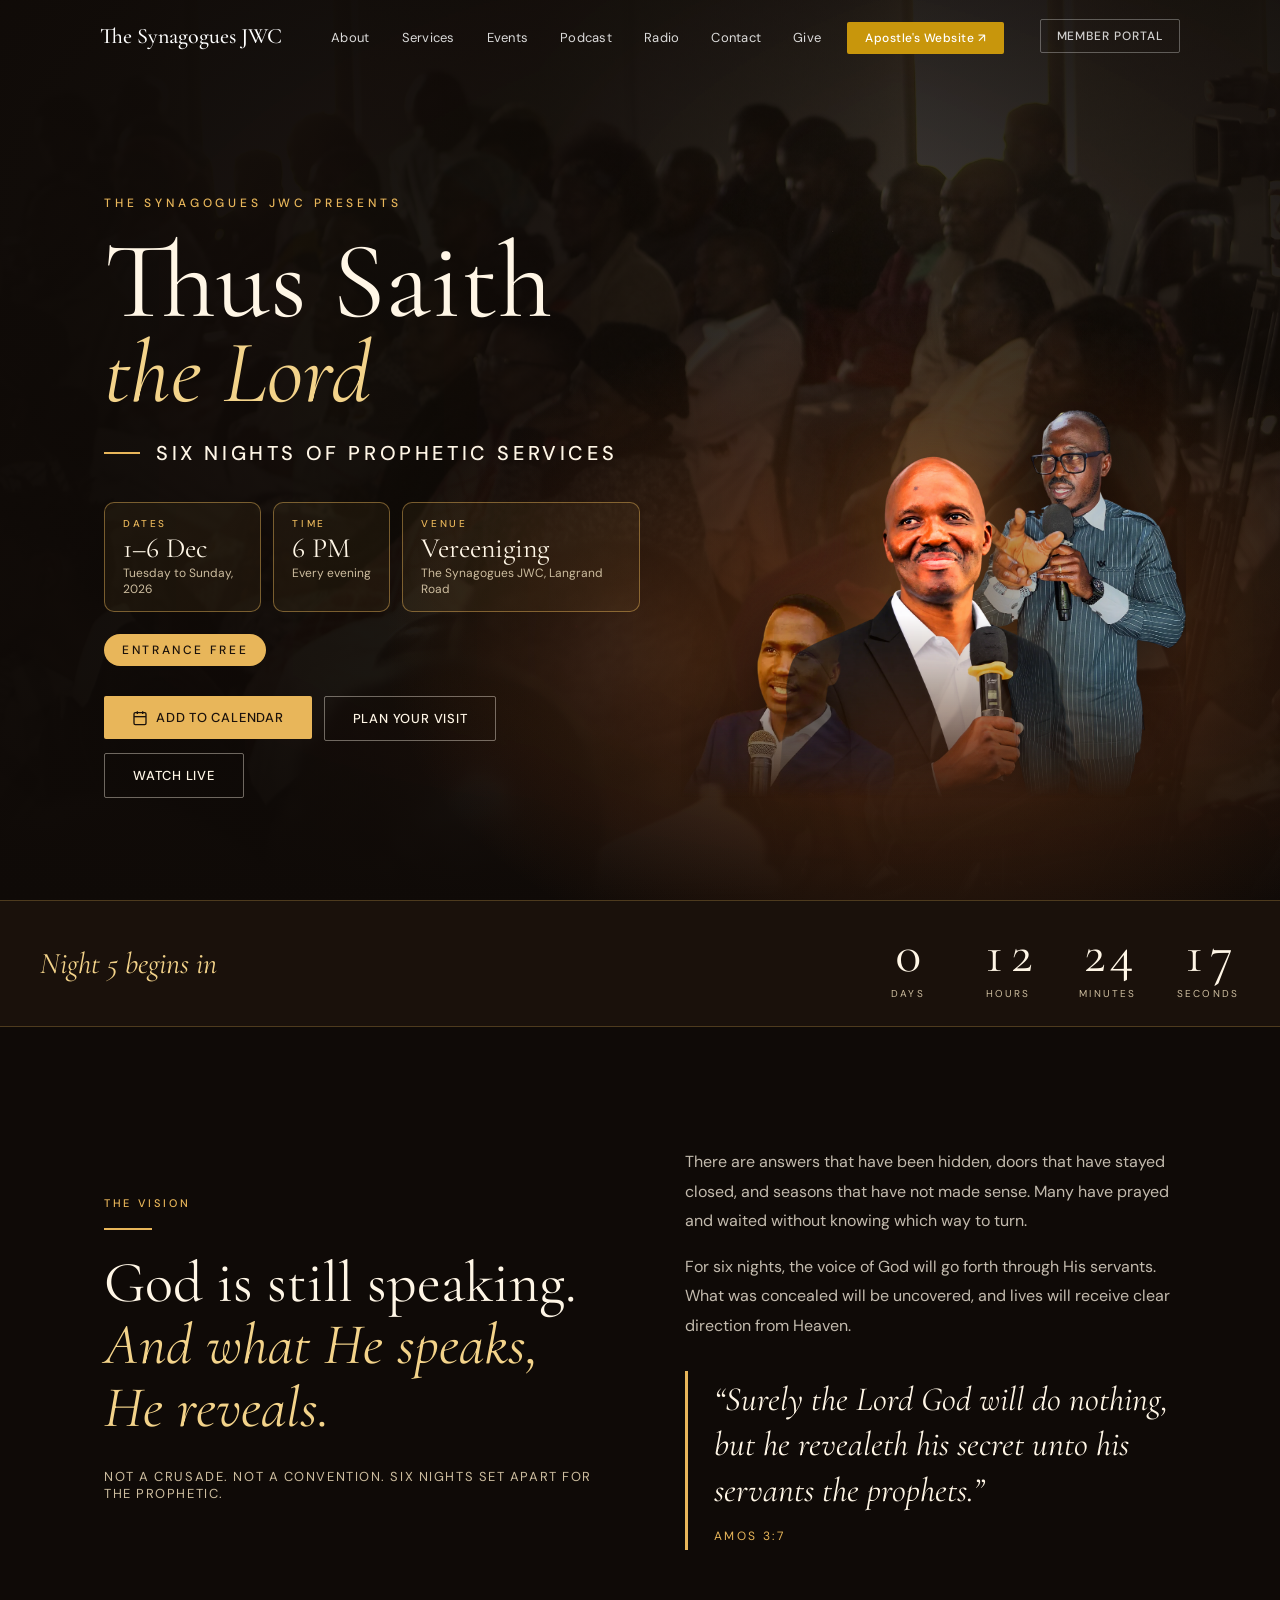
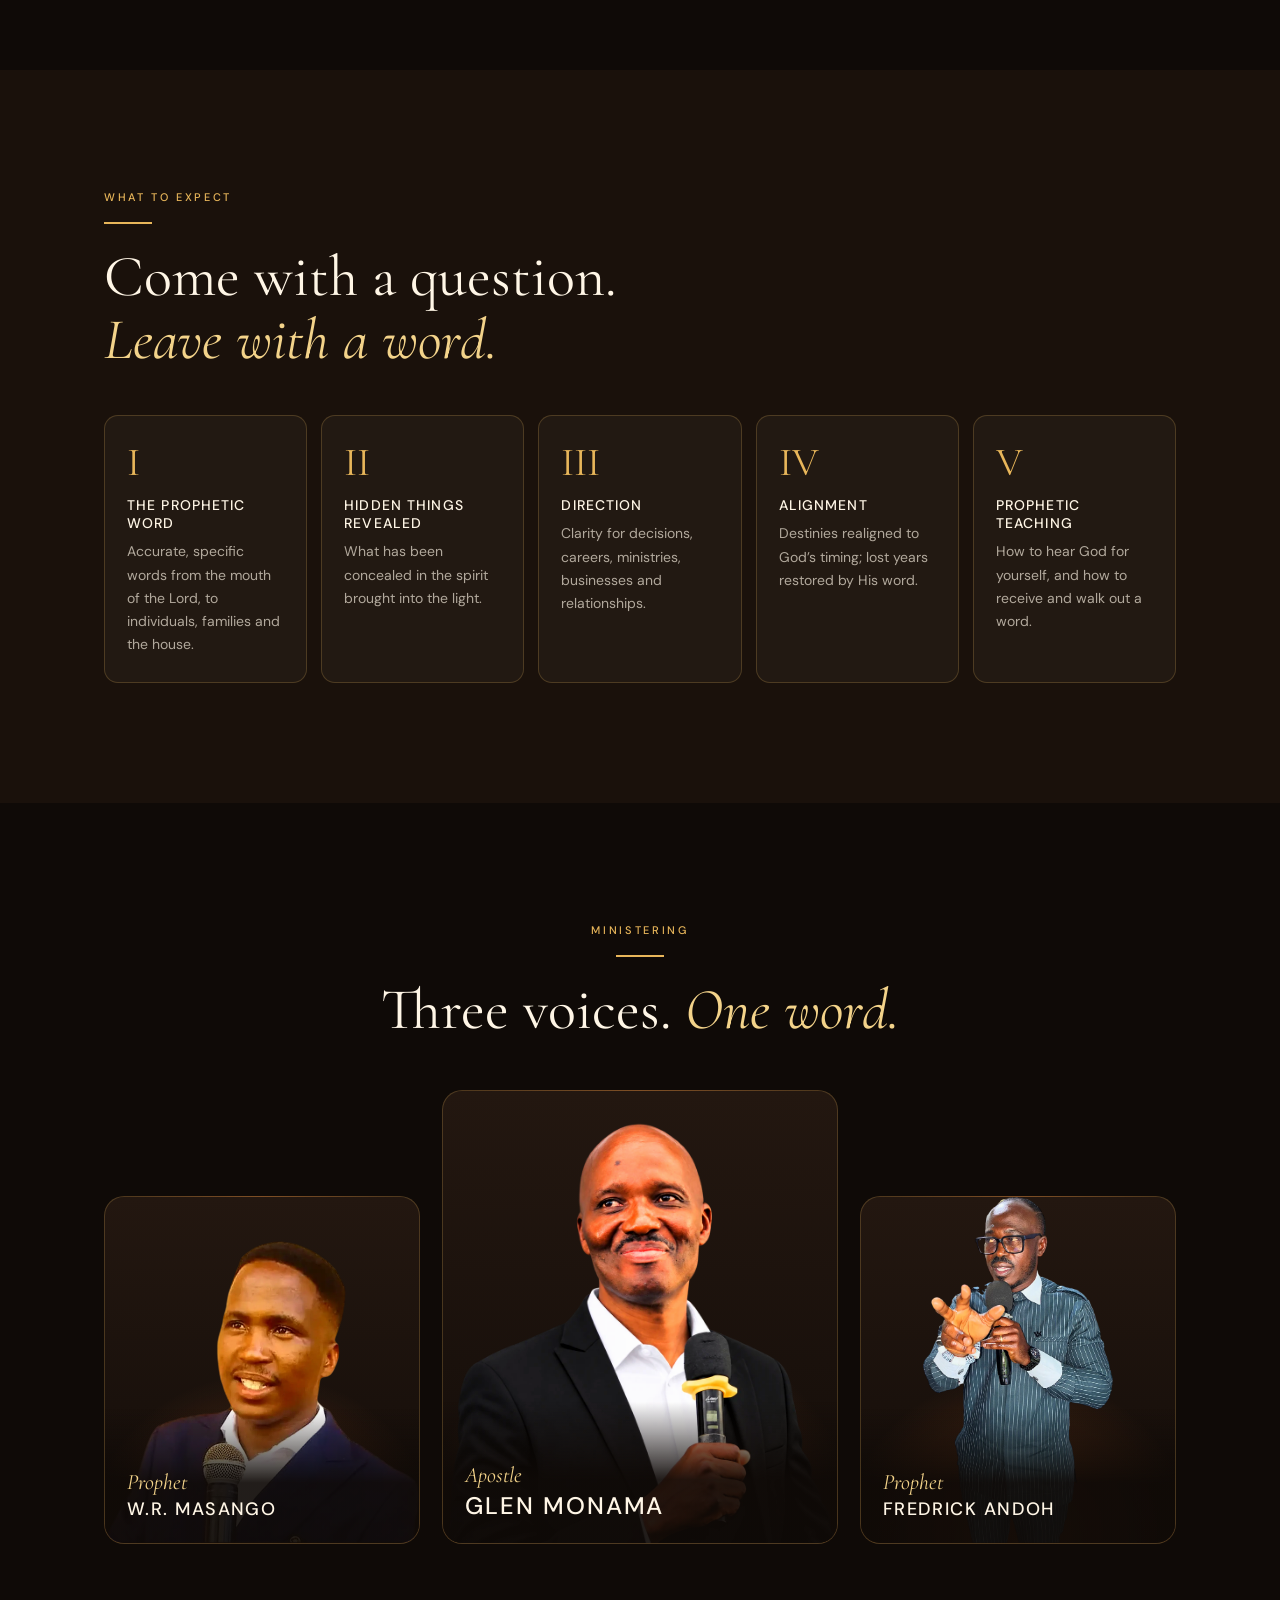
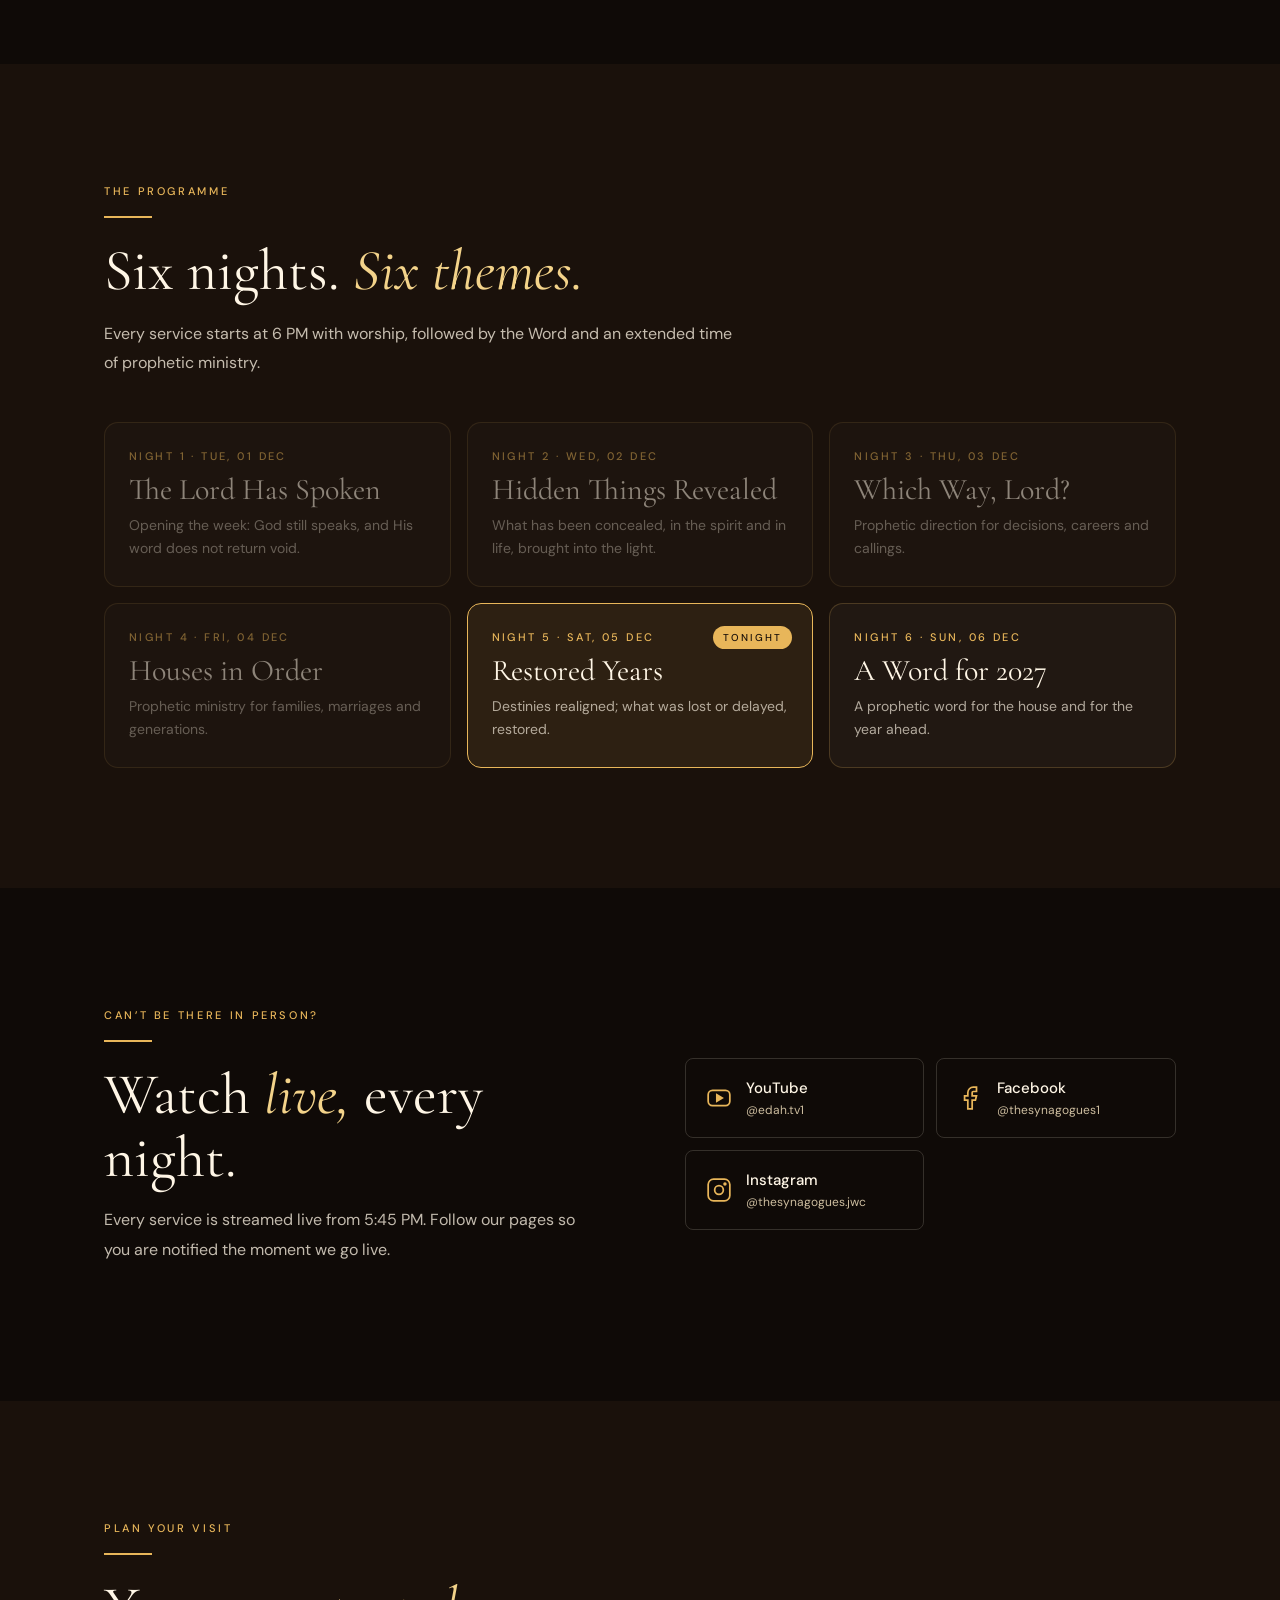
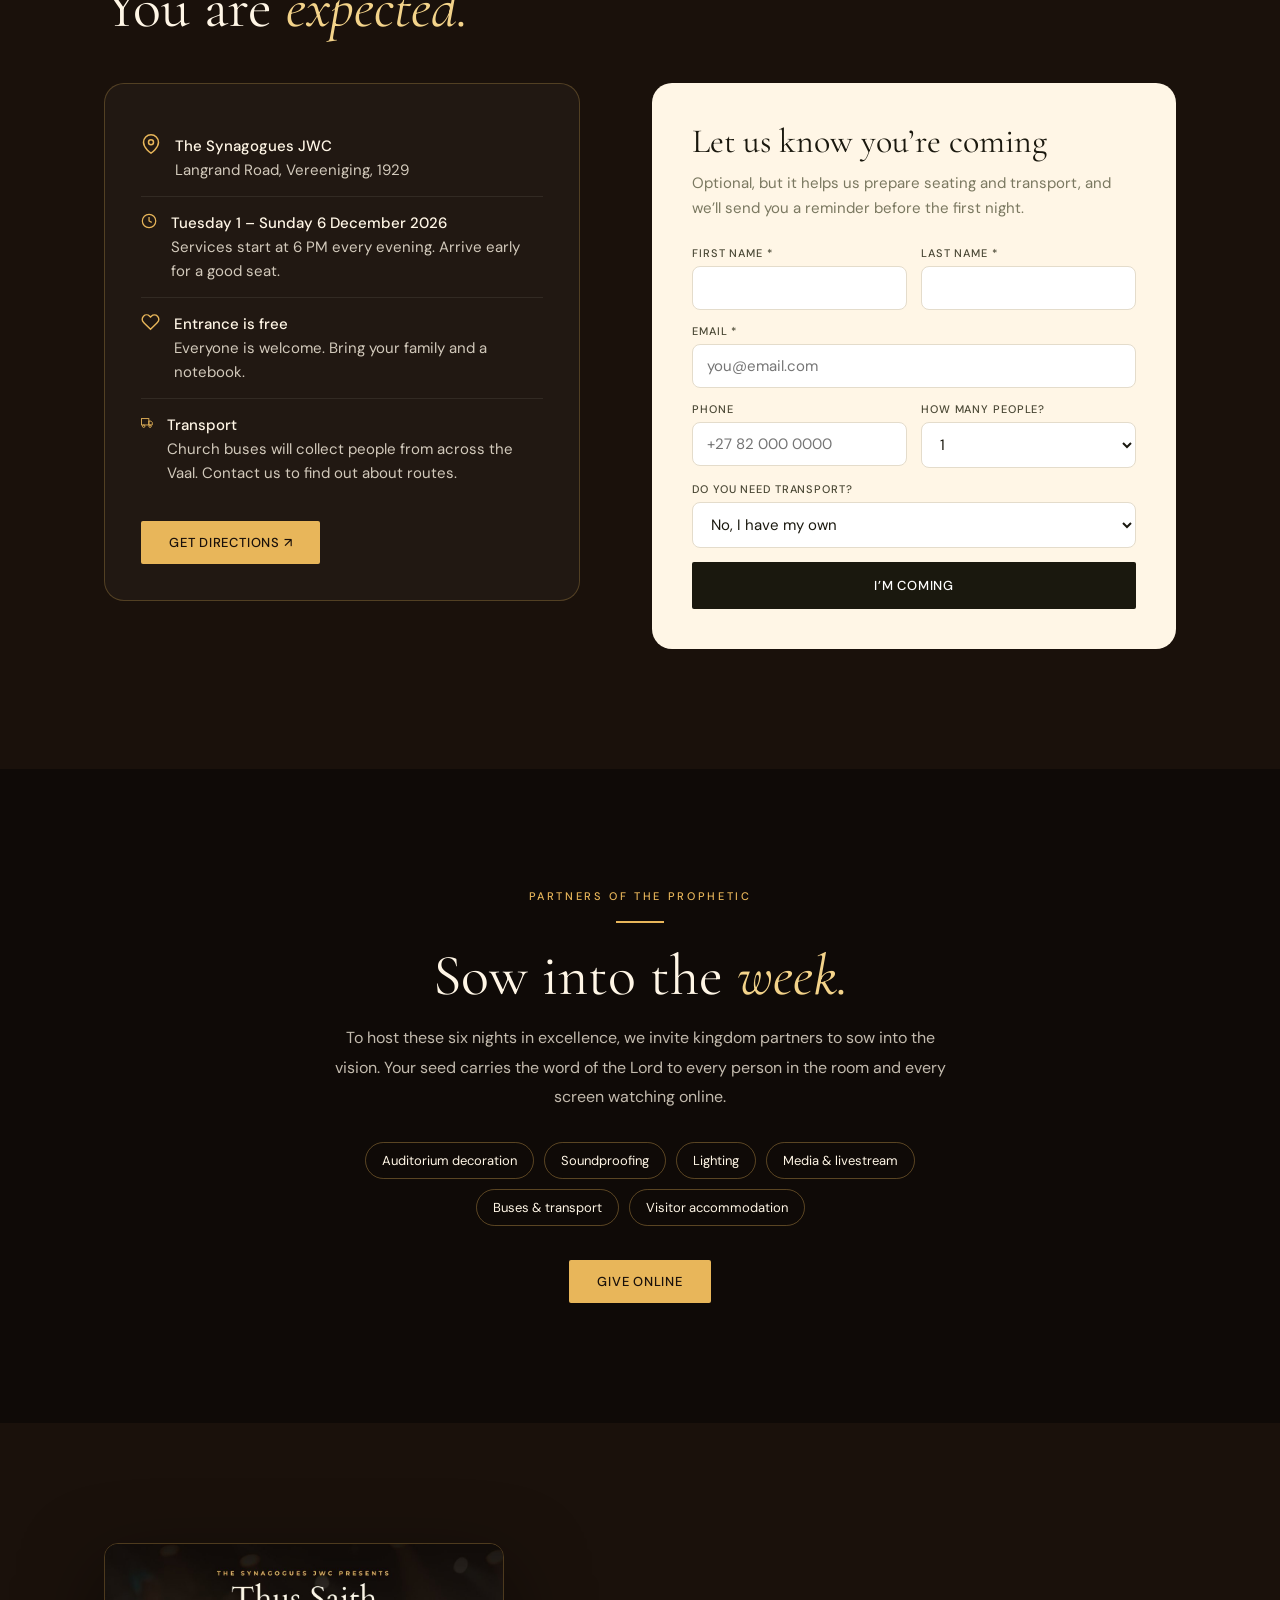
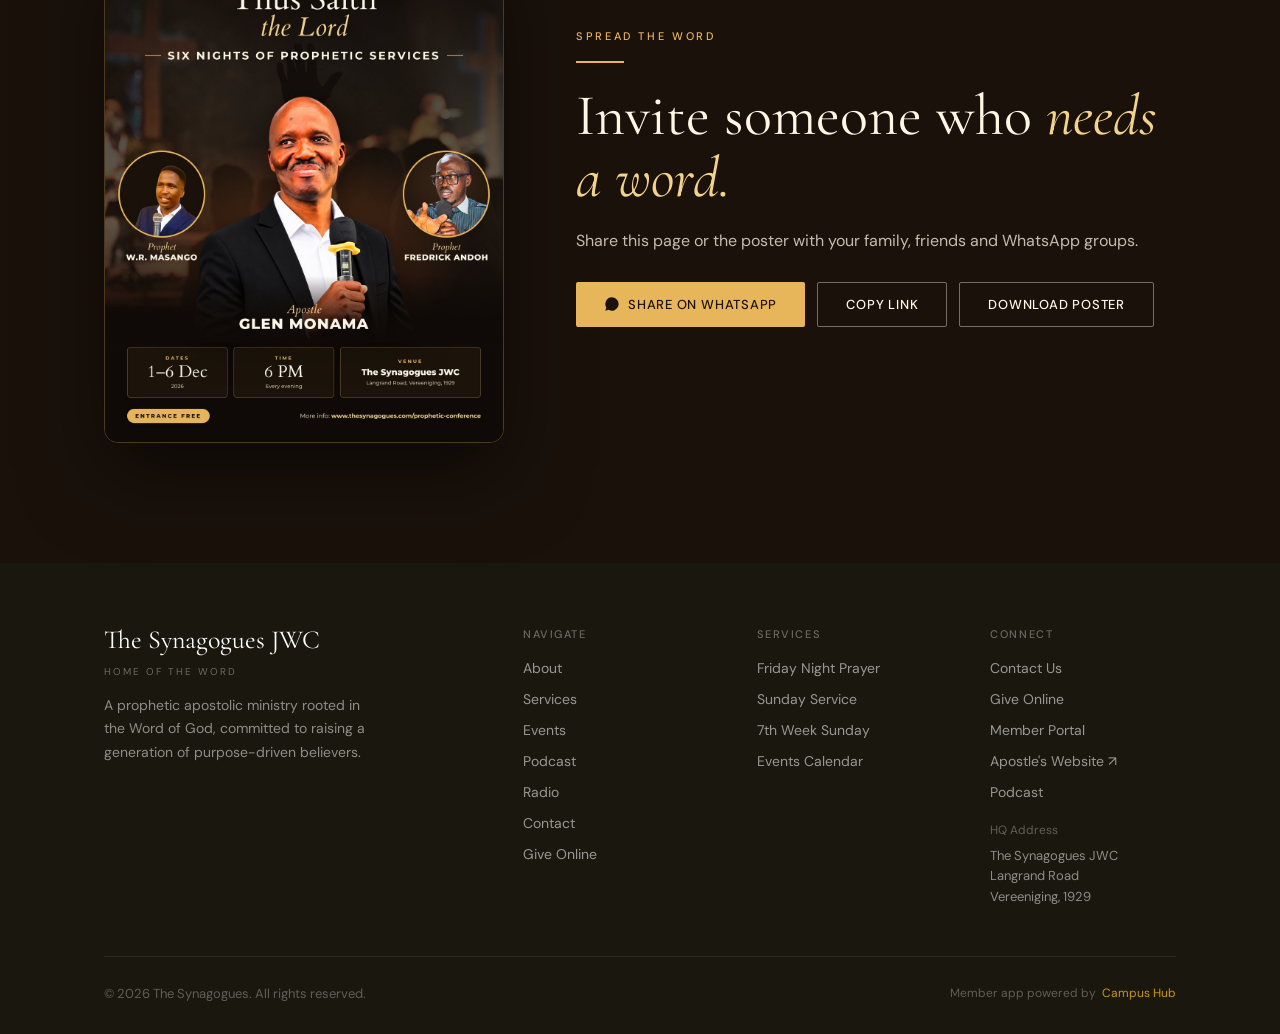
<file: prophetic-service.html>
<!DOCTYPE html>
<html lang="en">
<head>
  <meta charset="UTF-8"/>
  <meta name="viewport" content="width=device-width, initial-scale=1.0"/>
  <title>Thus Saith the Lord — Six Nights of Prophetic Services · The Synagogues JWC</title>
  <meta name="description" content="Thus Saith the Lord: six nights of prophetic services with Apostle Glen Monama, Prophet W.R. Masango and Prophet Fredrick Andoh. 1–6 December 2026, 6 PM nightly, The Synagogues JWC, Vereeniging. Entrance free."/>
  <link rel="canonical" href="https://thesynagogues.com/prophetic-conference"/>

  <!-- Link previews (WhatsApp, Facebook, X) -->
  <meta property="og:type" content="website"/>
  <meta property="og:site_name" content="The Synagogues JWC"/>
  <meta property="og:title" content="Thus Saith the Lord — Six Nights of Prophetic Services"/>
  <meta property="og:description" content="1–6 December 2026 · 6 PM every evening · The Synagogues JWC, Vereeniging · Entrance free"/>
  <meta property="og:url" content="https://thesynagogues.com/prophetic-conference"/>
  <meta property="og:image" content="https://thesynagogues.com/assets/prophetic/share.jpg?v=2"/>
  <meta property="og:image:width" content="1200"/>
  <meta property="og:image:height" content="630"/>
  <meta name="twitter:card" content="summary_large_image"/>

  <link rel="stylesheet" href="styles.css"/>
  <style>
    /* ── Event palette (matches the posters) ── */
    .pw { --ink:#0f0a07; --ink-2:#1a110b; --ember:#e06e2a; --gold-e:#e8b65a; --gold-s:#f3d38a; --cream:#fff6e6; --sand:#cdbd9f; }
    .pw { background: var(--ink); color: var(--cream); }

    /* ── Hero ── */
    .pw-hero { position:relative; min-height:100vh; display:flex; align-items:center; overflow:hidden; padding: calc(var(--nav-h) + 48px) 0 72px; }
    .pw-hero__bg { position:absolute; inset:0; width:100%; height:100%; object-fit:cover; object-position:center 35%; opacity:.30; filter:sepia(.5) saturate(1.1) contrast(1.05); }
    .pw-hero__shade { position:absolute; inset:0;
      background:
        radial-gradient(ellipse 60% 55% at 72% 72%, rgba(224,110,42,.32), transparent 70%),
        linear-gradient(90deg, rgba(15,10,7,.96) 0%, rgba(15,10,7,.78) 42%, rgba(15,10,7,.35) 70%, rgba(15,10,7,.7) 100%),
        linear-gradient(180deg, rgba(15,10,7,.55) 0%, transparent 25%, transparent 75%, var(--ink) 100%); }
    .pw-hero__grid { position:relative; display:grid; grid-template-columns: 1.05fr .95fr; gap: clamp(24px,4vw,56px); align-items:end; }
    .pw-kicker { font-size:12px; font-weight:500; letter-spacing:.32em; text-transform:uppercase; color:var(--gold-e); }
    .pw-title { font-family:var(--font-display); font-weight:400; line-height:.92; color:var(--cream); margin:20px 0 0; font-size:clamp(56px,8.5vw,120px); }
    .pw-title em { display:block; font-style:italic; color:var(--gold-s); font-size:.82em; }
    .pw-sub { display:flex; align-items:center; gap:16px; margin-top:26px; }
    .pw-sub i { flex:0 0 36px; height:2px; background:var(--gold-e); }
    .pw-sub span { font-size:clamp(14px,1.7vw,20px); font-weight:500; letter-spacing:.18em; text-transform:uppercase; color:var(--cream); }

    .pw-facts { display:grid; grid-template-columns: repeat(3, auto); gap:12px; margin-top:36px; max-width:640px; }
    .pw-fact { border:1px solid rgba(232,182,90,.45); border-radius:10px; padding:14px 18px; background:rgba(232,182,90,.06); }
    .pw-fact__k { font-size:10px; font-weight:500; letter-spacing:.26em; text-transform:uppercase; color:var(--gold-e); }
    .pw-fact__v { font-family:var(--font-display); font-size:28px; line-height:1.05; margin-top:4px; color:var(--cream); }
    .pw-fact__s { font-size:12px; color:var(--sand); margin-top:2px; }
    .pw-free { display:inline-block; margin-top:22px; padding:8px 18px; border-radius:40px; background:var(--gold-e); color:var(--ink-2); font-size:12px; font-weight:500; letter-spacing:.22em; text-transform:uppercase; }

    .pw-ctas { display:flex; gap:12px; flex-wrap:wrap; margin-top:30px; }
    .btn--ember { background:var(--gold-e); color:var(--ink-2); font-weight:500; }
    .btn--ember:hover { background:var(--gold-s); transform:translateY(-2px); box-shadow:0 6px 20px rgba(232,182,90,.3); }
    .btn--ghost { background:transparent; color:var(--cream); border:1px solid rgba(255,246,230,.4); }
    .btn--ghost:hover { background:rgba(255,246,230,.08); border-color:var(--cream); }

    .pw-hero__art { position:relative; height: min(72vh, 660px); }
    .pw-hero__art img { -webkit-mask-image: linear-gradient(180deg,#000 70%,transparent 100%); mask-image: linear-gradient(180deg,#000 70%,transparent 100%); }
    .pw-hero__art img { position:absolute; bottom:0; object-fit:contain; object-position:center bottom; }
    .pw-hero__prophet { width:44%; height:66%; filter:brightness(.82) drop-shadow(0 16px 30px rgba(0,0,0,.5)); }
    .pw-hero__prophet--l { left:-2%; object-position:left bottom !important; }
    .pw-hero__prophet--r { right:-2%; object-position:right bottom !important; }
    .pw-hero__apostle { left:50%; transform:translateX(-50%); width:66%; height:94%; filter:saturate(1.3) contrast(1.04) drop-shadow(0 0 34px rgba(224,140,60,.35)) drop-shadow(0 20px 40px rgba(0,0,0,.6)); }
    
    /* ── Countdown ── */
    .pw-count { position:relative; border-top:1px solid rgba(232,182,90,.25); border-bottom:1px solid rgba(232,182,90,.25); background:var(--ink-2); }
    .pw-count__inner { display:flex; align-items:center; justify-content:space-between; gap:24px; padding:26px 0; flex-wrap:wrap; }
    .pw-count__label { font-family:var(--font-display); font-size:clamp(22px,2.6vw,30px); font-style:italic; color:var(--gold-s); }
    .pw-count__units { display:flex; gap:clamp(14px,3vw,36px); }
    .pw-unit { text-align:center; min-width:64px; }
    .pw-unit__n { font-family:var(--font-display); font-size:clamp(36px,4.5vw,54px); line-height:1; color:var(--cream); font-variant-numeric: tabular-nums; }
    .pw-unit__l { font-size:10px; letter-spacing:.22em; text-transform:uppercase; color:var(--sand); margin-top:6px; }
    .pw-live { display:none; align-items:center; gap:12px; font-size:15px; color:var(--cream); }
    .pw-live__dot { width:10px; height:10px; border-radius:50%; background:#e5483a; box-shadow:0 0 0 0 rgba(229,72,58,.6); animation:pwPulse 1.6s infinite; }
    @keyframes pwPulse { 0%{box-shadow:0 0 0 0 rgba(229,72,58,.6)} 70%{box-shadow:0 0 0 12px rgba(229,72,58,0)} 100%{box-shadow:0 0 0 0 rgba(229,72,58,0)} }

    /* ── Sections ── */
    .pw-sec { padding: clamp(72px,10vw,120px) 0; position:relative; }
    .pw-sec--alt { background:var(--ink-2); }
    .pw-eyebrow { font-size:11px; font-weight:500; letter-spacing:.24em; text-transform:uppercase; color:var(--gold-e); }
    .pw-rule { width:48px; height:2px; background:var(--gold-e); margin:18px 0 22px; }
    .pw-rule--c { margin-left:auto; margin-right:auto; }
    .pw-h2 { font-family:var(--font-display); font-weight:400; font-size:clamp(34px,5vw,58px); line-height:1.08; color:var(--cream); }
    .pw-h2 em { font-style:italic; color:var(--gold-s); }
    .pw-p { font-size:16px; line-height:1.85; color:rgba(255,246,230,.75); margin-bottom:16px; }

    /* Vision */
    .pw-vision { display:grid; grid-template-columns: 1fr 1fr; gap: clamp(40px,7vw,96px); align-items:center; }
    .pw-verse { border-left:3px solid var(--gold-e); padding:6px 0 6px 26px; }
    .pw-verse p { font-family:var(--font-display); font-style:italic; font-size:clamp(24px,3vw,34px); line-height:1.35; color:var(--cream); }
    .pw-verse span { display:block; margin-top:14px; font-size:12px; letter-spacing:.2em; text-transform:uppercase; color:var(--gold-e); }
    .pw-notice { margin-top:28px; font-size:13px; letter-spacing:.12em; text-transform:uppercase; color:var(--sand); }

    /* Expect */
    .pw-expect { display:grid; grid-template-columns: repeat(5,1fr); gap:14px; margin-top:44px; }
    .pw-card { background:rgba(255,246,230,.035); border:1px solid rgba(232,182,90,.22); border-radius:var(--r-lg); padding:26px 22px; transition:transform .25s, border-color .25s; }
    .pw-card:hover { transform:translateY(-4px); border-color:rgba(232,182,90,.55); }
    .pw-card__n { font-family:var(--font-display); font-size:40px; line-height:1; color:var(--gold-e); }
    .pw-card__t { font-size:14px; font-weight:500; letter-spacing:.08em; text-transform:uppercase; color:var(--cream); margin:14px 0 8px; }
    .pw-card__d { font-size:14px; line-height:1.65; color:rgba(255,246,230,.65); }

    /* Ministers */
    .pw-ministers { display:grid; grid-template-columns: 1fr 1.25fr 1fr; gap:22px; margin-top:48px; align-items:end; }
    .pw-min { position:relative; border-radius:var(--r-xl); overflow:hidden; background:radial-gradient(ellipse 80% 70% at 50% 100%, rgba(224,110,42,.38), rgba(26,17,11,0) 70%), linear-gradient(180deg,#231710,#140d09); border:1px solid rgba(232,182,90,.22); }
    .pw-min__img { display:block; width:100%; aspect-ratio: 4/4.4; object-fit:contain; object-position:center bottom; }
    .pw-min--main .pw-min__img { aspect-ratio: 4/4.6; filter:saturate(1.3) contrast(1.04); }
    .pw-min__cap { position:absolute; left:0; right:0; bottom:0; padding:60px 22px 22px; background:linear-gradient(180deg, transparent, rgba(15,10,7,.92) 55%); }
    .pw-min__role { font-family:var(--font-display); font-style:italic; font-size:22px; color:var(--gold-s); }
    .pw-min__name { font-size:18px; font-weight:500; letter-spacing:.08em; text-transform:uppercase; color:var(--cream); margin-top:2px; }
    .pw-min--main .pw-min__name { font-size:24px; }

    /* Nights */
    .pw-nights { display:grid; grid-template-columns: repeat(3,1fr); gap:16px; margin-top:44px; }
    .pw-night { position:relative; border:1px solid rgba(232,182,90,.22); border-radius:var(--r-lg); padding:26px 24px; background:rgba(255,246,230,.03); transition:border-color .2s, background .2s; }
    .pw-night__meta { font-size:11px; font-weight:500; letter-spacing:.22em; text-transform:uppercase; color:var(--gold-e); }
    .pw-night__t { font-family:var(--font-display); font-size:30px; line-height:1.1; color:var(--cream); margin:10px 0 8px; }
    .pw-night__d { font-size:14px; line-height:1.65; color:rgba(255,246,230,.65); }
    .pw-night__tag { position:absolute; top:22px; right:20px; font-size:10px; font-weight:500; letter-spacing:.2em; text-transform:uppercase; padding:5px 10px; border-radius:40px; display:none; }
    .pw-night.is-tonight { border-color:var(--gold-e); background:rgba(232,182,90,.09); }
    .pw-night.is-tonight .pw-night__tag { display:block; background:var(--gold-e); color:var(--ink-2); }
    .pw-night.is-past { opacity:.5; }

    /* Live */
    .pw-live-grid { display:grid; grid-template-columns: 1fr 1fr; gap: clamp(40px,7vw,96px); align-items:center; }
    .pw-platforms { display:grid; grid-template-columns: 1fr 1fr; gap:12px; }
    .pw-plat { display:flex; align-items:center; gap:14px; padding:18px 20px; border-radius:var(--r-md); border:1px solid rgba(255,246,230,.16); color:var(--cream); transition:all .2s; }
    .pw-plat:hover { border-color:var(--gold-e); background:rgba(232,182,90,.08); }
    .pw-plat svg { flex-shrink:0; }
    .pw-plat__n { font-size:15px; font-weight:500; }
    .pw-plat__h { font-size:12px; color:var(--sand); }

    /* Venue + RSVP */
    .pw-visit { display:grid; grid-template-columns: 1fr 1.1fr; gap: clamp(32px,6vw,72px); align-items:start; }
    .pw-venue { border:1px solid rgba(232,182,90,.25); border-radius:var(--r-xl); padding:36px; background:rgba(255,246,230,.03); }
    .pw-venue__row { display:flex; gap:14px; padding:14px 0; border-bottom:1px solid rgba(255,246,230,.08); font-size:15px; color:rgba(255,246,230,.8); line-height:1.6; }
    .pw-venue__row:last-of-type { border-bottom:none; }
    .pw-venue__row b { display:block; color:var(--cream); font-weight:500; }
    .pw-rsvp { background:var(--cream); color:var(--text); border-radius:var(--r-xl); padding:40px; }
    .pw-rsvp h3 { font-family:var(--font-display); font-weight:400; font-size:34px; line-height:1.1; color:var(--text); }
    .pw-rsvp > p { font-size:15px; color:var(--text-muted); margin:10px 0 24px; line-height:1.7; }
    .pw-row { display:grid; grid-template-columns:1fr 1fr; gap:14px; }
    .pw-field { display:flex; flex-direction:column; gap:6px; margin-bottom:14px; }
    .pw-field label { font-size:11px; font-weight:500; letter-spacing:.08em; text-transform:uppercase; color:var(--text-mid); }
    .pw-field input, .pw-field select { padding:11px 14px; border:1.5px solid #e4dccb; border-radius:var(--r-md); font-size:15px; font-family:var(--font-body); color:var(--text); background:#fff; outline:none; }
    .pw-field input:focus, .pw-field select:focus { border-color:var(--brown-mid); box-shadow:0 0 0 3px rgba(200,150,12,.15); }
    .pw-submit { width:100%; justify-content:center; background:var(--text); color:#fff; padding:15px; }
    .pw-submit:hover { background:#000; }
    .pw-msg { display:none; padding:12px 14px; border-radius:var(--r-md); font-size:14px; margin-bottom:14px; }
    .pw-msg--err { background:#fff0f0; border:1px solid #f0c0c0; color:#b00; }
    .pw-done { display:none; text-align:center; padding:30px 10px; }
    .pw-done h3 { margin-bottom:10px; }

    /* Partner */
    .pw-partner { text-align:center; max-width:760px; margin:0 auto; }
    .pw-needs { display:flex; flex-wrap:wrap; justify-content:center; gap:10px; margin:30px 0 34px; }
    .pw-need { font-size:13px; padding:9px 16px; border-radius:40px; border:1px solid rgba(232,182,90,.35); color:var(--cream); }

    /* Share / poster */
    .pw-share { display:grid; grid-template-columns: .8fr 1.2fr; gap: clamp(32px,6vw,72px); align-items:center; }
    .pw-poster { border-radius:var(--r-lg); overflow:hidden; box-shadow:0 30px 80px rgba(0,0,0,.5); border:1px solid rgba(232,182,90,.25); }
    .pw-poster img { width:100%; display:block; }
    .pw-share__btns { display:flex; gap:12px; flex-wrap:wrap; margin-top:26px; }
    .pw-copied { font-size:13px; color:var(--gold-s); margin-top:12px; min-height:18px; }

    /* Calendar menu */
    .pw-cal { position:relative; display:inline-block; }
    .pw-cal__menu { position:absolute; top:calc(100% + 8px); left:0; min-width:220px; background:var(--cream); border-radius:var(--r-md); box-shadow:0 16px 40px rgba(0,0,0,.4); padding:6px; display:none; z-index:20; }
    .pw-cal__menu.open { display:block; }
    .pw-cal__menu a { display:block; padding:11px 14px; border-radius:6px; font-size:14px; color:var(--text); }
    .pw-cal__menu a:hover { background:#f1e8d6; }

    @media (max-width: 1000px) {
      .pw-expect { grid-template-columns: repeat(2,1fr); }
      .pw-expect .pw-card:last-child { grid-column: span 2; }
    }
    @media (max-width: 900px) {
      .pw-hero { min-height:auto; }
      .pw-hero__grid, .pw-vision, .pw-live-grid, .pw-visit, .pw-share { grid-template-columns: 1fr; }
      .pw-hero__art { height: 420px; order:-1; margin-bottom:-40px; }
      .pw-nights { grid-template-columns: 1fr 1fr; }
      .pw-ministers { grid-template-columns: 1fr 1fr; }
      .pw-min--main { grid-column: span 2; order:-1; }
      .pw-min:not(.pw-min--main) .pw-min__cap { padding:36px 12px 12px; }
      .pw-min:not(.pw-min--main) .pw-min__role { font-size:17px; }
      .pw-min:not(.pw-min--main) .pw-min__name { font-size:13px; letter-spacing:.05em; }
      .pw-min:not(.pw-min--main) .pw-min__img { aspect-ratio: 4/5; }
      .pw-share .pw-poster { max-width:420px; }
    }
    @media (max-width: 600px) {
      .pw-facts { grid-template-columns: 1fr 1fr; }
      .pw-facts .pw-fact:last-child { grid-column: span 2; }
      .pw-nights, .pw-expect, .pw-platforms, .pw-row { grid-template-columns: 1fr; }
      .pw-expect .pw-card:last-child { grid-column:auto; }
      .pw-hero__art { height: 340px; }
      .pw-count__inner { justify-content:center; text-align:center; }
      .pw-rsvp, .pw-venue { padding:28px 22px; }
    }
  </style>
</head>
<!-- Google tag (gtag.js) -->
<script async src="https://www.googletagmanager.com/gtag/js?id=G-GMH7PRJ2EW"></script>
<script>
  window.dataLayer = window.dataLayer || [];
  function gtag(){dataLayer.push(arguments);}
  gtag('js', new Date());
  gtag('config', 'G-GMH7PRJ2EW');
</script>
<body class="pw">
<div id="nav-placeholder"></div>

<!-- ── HERO ───────────────────────────────────────────────────────────────── -->
<section class="pw-hero">
  <img class="pw-hero__bg" src="assets/sunday-service.jpg" alt="" aria-hidden="true"/>
  <div class="pw-hero__shade"></div>
  <div class="container" style="position:relative;width:100%">
    <div class="pw-hero__grid">
      <div>
        <p class="pw-kicker anim-up">The Synagogues JWC presents</p>
        <h1 class="pw-title anim-up-2">Thus Saith<em>the Lord</em></h1>
        <div class="pw-sub anim-up-3"><i></i><span>Six Nights of Prophetic Services</span></div>

        <div class="pw-facts anim-up-3">
          <div class="pw-fact"><div class="pw-fact__k">Dates</div><div class="pw-fact__v">1–6 Dec</div><div class="pw-fact__s">Tuesday to Sunday, 2026</div></div>
          <div class="pw-fact"><div class="pw-fact__k">Time</div><div class="pw-fact__v">6 PM</div><div class="pw-fact__s">Every evening</div></div>
          <div class="pw-fact"><div class="pw-fact__k">Venue</div><div class="pw-fact__v">Vereeniging</div><div class="pw-fact__s">The Synagogues JWC, Langrand Road</div></div>
        </div>
        <span class="pw-free anim-up-4">Entrance Free</span>

        <div class="pw-ctas anim-up-4">
          <div class="pw-cal">
            <button class="btn btn--ember" id="calBtn" type="button" aria-haspopup="true" aria-expanded="false">
              <svg width="16" height="16" viewBox="0 0 24 24" fill="none" stroke="currentColor" stroke-width="2"><rect x="3" y="4" width="18" height="18" rx="2"/><line x1="16" y1="2" x2="16" y2="6"/><line x1="8" y1="2" x2="8" y2="6"/><line x1="3" y1="10" x2="21" y2="10"/></svg>
              Add to Calendar
            </button>
            <div class="pw-cal__menu" id="calMenu" role="menu">
              <a href="#" id="calGoogle" target="_blank" rel="noopener" role="menuitem">Google Calendar</a>
              <a href="#" id="calIcs" role="menuitem">Apple / Outlook (.ics)</a>
            </div>
          </div>
          <a href="#visit" class="btn btn--ghost">Plan Your Visit</a>
          <a href="https://www.youtube.com/@edah.tv1" target="_blank" rel="noopener" class="btn btn--ghost">Watch Live</a>
        </div>
      </div>

      <div class="pw-hero__art" aria-hidden="true">
        <img class="pw-hero__prophet pw-hero__prophet--l" src="assets/prophetic/masango.webp?v=3" alt=""/>
        <img class="pw-hero__prophet pw-hero__prophet--r" src="assets/prophetic/andoh.webp?v=3" alt=""/>
        <img class="pw-hero__apostle" src="assets/prophetic/apostle.webp?v=2" alt=""/>
      </div>
    </div>
  </div>
</section>

<!-- ── COUNTDOWN ──────────────────────────────────────────────────────────── -->
<div class="pw-count">
  <div class="container pw-count__inner">
    <p class="pw-count__label" id="countLabel">The first night begins in</p>
    <div class="pw-count__units" id="countUnits">
      <div class="pw-unit"><div class="pw-unit__n" id="cdD">–</div><div class="pw-unit__l">Days</div></div>
      <div class="pw-unit"><div class="pw-unit__n" id="cdH">–</div><div class="pw-unit__l">Hours</div></div>
      <div class="pw-unit"><div class="pw-unit__n" id="cdM">–</div><div class="pw-unit__l">Minutes</div></div>
      <div class="pw-unit"><div class="pw-unit__n" id="cdS">–</div><div class="pw-unit__l">Seconds</div></div>
    </div>
    <div class="pw-live" id="liveNow"><span class="pw-live__dot"></span><span id="liveText">We are live now</span> <a href="#live" class="btn btn--ember" style="padding:10px 18px;font-size:12px">Watch</a></div>
  </div>
</div>

<!-- ── VISION ─────────────────────────────────────────────────────────────── -->
<section class="pw-sec">
  <div class="container pw-vision">
    <div class="reveal">
      <p class="pw-eyebrow">The Vision</p>
      <div class="pw-rule"></div>
      <h2 class="pw-h2">God is still speaking.<br><em>And what He speaks, He reveals.</em></h2>
      <p class="pw-notice">Not a crusade. Not a convention. Six nights set apart for the prophetic.</p>
    </div>
    <div class="reveal">
      <p class="pw-p">There are answers that have been hidden, doors that have stayed closed, and seasons that have not made sense. Many have prayed and waited without knowing which way to turn.</p>
      <p class="pw-p">For six nights, the voice of God will go forth through His servants. What was concealed will be uncovered, and lives will receive clear direction from Heaven.</p>
      <div class="pw-verse" style="margin-top:30px">
        <p>“Surely the Lord God will do nothing, but he revealeth his secret unto his servants the prophets.”</p>
        <span>Amos 3:7</span>
      </div>
    </div>
  </div>
</section>

<!-- ── WHAT TO EXPECT ─────────────────────────────────────────────────────── -->
<section class="pw-sec pw-sec--alt">
  <div class="container">
    <div class="reveal" style="max-width:640px">
      <p class="pw-eyebrow">What to Expect</p>
      <div class="pw-rule"></div>
      <h2 class="pw-h2">Come with a question.<br><em>Leave with a word.</em></h2>
    </div>
    <div class="pw-expect stagger">
      <div class="pw-card"><div class="pw-card__n">I</div><div class="pw-card__t">The Prophetic Word</div><p class="pw-card__d">Accurate, specific words from the mouth of the Lord, to individuals, families and the house.</p></div>
      <div class="pw-card"><div class="pw-card__n">II</div><div class="pw-card__t">Hidden Things Revealed</div><p class="pw-card__d">What has been concealed in the spirit brought into the light.</p></div>
      <div class="pw-card"><div class="pw-card__n">III</div><div class="pw-card__t">Direction</div><p class="pw-card__d">Clarity for decisions, careers, ministries, businesses and relationships.</p></div>
      <div class="pw-card"><div class="pw-card__n">IV</div><div class="pw-card__t">Alignment</div><p class="pw-card__d">Destinies realigned to God’s timing; lost years restored by His word.</p></div>
      <div class="pw-card"><div class="pw-card__n">V</div><div class="pw-card__t">Prophetic Teaching</div><p class="pw-card__d">How to hear God for yourself, and how to receive and walk out a word.</p></div>
    </div>
  </div>
</section>

<!-- ── MINISTERS ──────────────────────────────────────────────────────────── -->
<section class="pw-sec">
  <div class="container">
    <div class="reveal" style="text-align:center;max-width:640px;margin:0 auto">
      <p class="pw-eyebrow">Ministering</p>
      <div class="pw-rule pw-rule--c"></div>
      <h2 class="pw-h2">Three voices. <em>One word.</em></h2>
    </div>
    <div class="pw-ministers stagger">
      <div class="pw-min">
        <img class="pw-min__img" src="assets/prophetic/masango.webp?v=3" alt="Prophet W.R. Masango" loading="lazy"/>
        <div class="pw-min__cap"><div class="pw-min__role">Prophet</div><div class="pw-min__name">W.R. Masango</div></div>
      </div>
      <div class="pw-min pw-min--main">
        <img class="pw-min__img" src="assets/prophetic/apostle.webp?v=2" alt="Apostle Glen Monama" loading="lazy"/>
        <div class="pw-min__cap"><div class="pw-min__role">Apostle</div><div class="pw-min__name">Glen Monama</div></div>
      </div>
      <div class="pw-min">
        <img class="pw-min__img" src="assets/prophetic/andoh.webp?v=3" alt="Prophet Fredrick Andoh" loading="lazy"/>
        <div class="pw-min__cap"><div class="pw-min__role">Prophet</div><div class="pw-min__name">Fredrick Andoh</div></div>
      </div>
    </div>
  </div>
</section>

<!-- ── SIX NIGHTS ─────────────────────────────────────────────────────────── -->
<section class="pw-sec pw-sec--alt" id="nights">
  <div class="container">
    <div class="reveal" style="max-width:640px">
      <p class="pw-eyebrow">The Programme</p>
      <div class="pw-rule"></div>
      <h2 class="pw-h2">Six nights. <em>Six themes.</em></h2>
      <p class="pw-p" style="margin-top:16px">Every service starts at 6 PM with worship, followed by the Word and an extended time of prophetic ministry.</p>
    </div>
    <div class="pw-nights stagger" id="nightsGrid"><!-- filled from NIGHTS below --></div>
  </div>
</section>

<!-- ── WATCH LIVE ─────────────────────────────────────────────────────────── -->
<section class="pw-sec" id="live">
  <div class="container pw-live-grid">
    <div class="reveal">
      <p class="pw-eyebrow">Can’t be there in person?</p>
      <div class="pw-rule"></div>
      <h2 class="pw-h2">Watch <em>live,</em> every night.</h2>
      <p class="pw-p" style="margin-top:16px">Every service is streamed live from 5:45 PM. Follow our pages so you are notified the moment we go live.</p>
    </div>
    <div class="pw-platforms reveal" id="platforms"><!-- filled from LIVE below --></div>
  </div>
</section>

<!-- ── VISIT + RSVP ───────────────────────────────────────────────────────── -->
<section class="pw-sec pw-sec--alt" id="visit">
  <div class="container">
    <div class="reveal" style="max-width:640px;margin-bottom:44px">
      <p class="pw-eyebrow">Plan Your Visit</p>
      <div class="pw-rule"></div>
      <h2 class="pw-h2">You are <em>expected.</em></h2>
    </div>
    <div class="pw-visit">
      <div class="pw-venue reveal">
        <div class="pw-venue__row">
          <svg width="20" height="20" viewBox="0 0 24 24" fill="none" stroke="#e8b65a" stroke-width="1.8"><path d="M21 10c0 7-9 13-9 13s-9-6-9-13a9 9 0 0 1 18 0z"/><circle cx="12" cy="10" r="3"/></svg>
          <div><b>The Synagogues JWC</b>Langrand Road, Vereeniging, 1929</div>
        </div>
        <div class="pw-venue__row">
          <svg width="20" height="20" viewBox="0 0 24 24" fill="none" stroke="#e8b65a" stroke-width="1.8"><circle cx="12" cy="12" r="10"/><polyline points="12 6 12 12 16 14"/></svg>
          <div><b>Tuesday 1 – Sunday 6 December 2026</b>Services start at 6 PM every evening. Arrive early for a good seat.</div>
        </div>
        <div class="pw-venue__row">
          <svg width="20" height="20" viewBox="0 0 24 24" fill="none" stroke="#e8b65a" stroke-width="1.8"><path d="M20.84 4.61a5.5 5.5 0 0 0-7.78 0L12 5.67l-1.06-1.06a5.5 5.5 0 0 0-7.78 7.78l1.06 1.06L12 21.23l7.78-7.78 1.06-1.06a5.5 5.5 0 0 0 0-7.78z"/></svg>
          <div><b>Entrance is free</b>Everyone is welcome. Bring your family and a notebook.</div>
        </div>
        <div class="pw-venue__row">
          <svg width="20" height="20" viewBox="0 0 24 24" fill="none" stroke="#e8b65a" stroke-width="1.8"><rect x="1" y="3" width="15" height="13"/><polygon points="16 8 20 8 23 11 23 16 16 16 16 8"/><circle cx="5.5" cy="18.5" r="2.5"/><circle cx="18.5" cy="18.5" r="2.5"/></svg>
          <div><b>Transport</b>Church buses will collect people from across the Vaal. Contact us to find out about routes.</div>
        </div>
        <a href="https://maps.google.com/?q=Langrand+Road+Vereeniging" target="_blank" rel="noopener" class="btn btn--ember" style="margin-top:22px">Get Directions ↗</a>
      </div>

      <div class="pw-rsvp reveal">
        <h3>Let us know you’re coming</h3>
        <p>Optional, but it helps us prepare seating and transport, and we’ll send you a reminder before the first night.</p>
        <div class="pw-msg pw-msg--err" id="rsvpErr"></div>
        <div id="rsvpForm">
          <div class="pw-row">
            <div class="pw-field"><label for="rFirst">First name *</label><input id="rFirst" autocomplete="given-name"/></div>
            <div class="pw-field"><label for="rLast">Last name *</label><input id="rLast" autocomplete="family-name"/></div>
          </div>
          <div class="pw-field"><label for="rEmail">Email *</label><input id="rEmail" type="email" autocomplete="email" placeholder="you@email.com"/></div>
          <div class="pw-row">
            <div class="pw-field"><label for="rPhone">Phone</label><input id="rPhone" type="tel" autocomplete="tel" placeholder="+27 82 000 0000"/></div>
            <div class="pw-field"><label for="rGuests">How many people?</label>
              <select id="rGuests"><option>1</option><option>2</option><option>3</option><option>4</option><option>5+</option></select>
            </div>
          </div>
          <div class="pw-field"><label for="rTransport">Do you need transport?</label>
            <select id="rTransport"><option value="No">No, I have my own</option><option value="Yes">Yes, please contact me about the buses</option></select>
          </div>
          <input type="text" id="rWebsite" tabindex="-1" autocomplete="off" aria-hidden="true" style="position:absolute;left:-9999px;width:1px;height:1px;opacity:0">
          <button class="btn pw-submit" id="rsvpBtn" type="button">I’m Coming</button>
        </div>
        <div class="pw-done" id="rsvpDone">
          <h3>See you there!</h3>
          <p style="color:var(--text-muted);line-height:1.7">Thank you. We’ve received your details and look forward to welcoming you on 1 December.</p>
        </div>
      </div>
    </div>
  </div>
</section>

<!-- ── PARTNER ────────────────────────────────────────────────────────────── -->
<section class="pw-sec">
  <div class="container pw-partner reveal">
    <p class="pw-eyebrow">Partners of the Prophetic</p>
    <div class="pw-rule pw-rule--c"></div>
    <h2 class="pw-h2">Sow into the <em>week.</em></h2>
    <p class="pw-p" style="margin-top:16px">To host these six nights in excellence, we invite kingdom partners to sow into the vision. Your seed carries the word of the Lord to every person in the room and every screen watching online.</p>
    <div class="pw-needs">
      <span class="pw-need">Auditorium decoration</span><span class="pw-need">Soundproofing</span><span class="pw-need">Lighting</span>
      <span class="pw-need">Media &amp; livestream</span><span class="pw-need">Buses &amp; transport</span><span class="pw-need">Visitor accommodation</span>
    </div>
    <a href="give.html" class="btn btn--ember">Give Online</a>
  </div>
</section>

<!-- ── SHARE ──────────────────────────────────────────────────────────────── -->
<section class="pw-sec pw-sec--alt">
  <div class="container pw-share">
    <div class="pw-poster reveal"><img src="assets/prophetic/poster-web.jpg?v=2" alt="Thus Saith the Lord event poster" loading="lazy"/></div>
    <div class="reveal">
      <p class="pw-eyebrow">Spread the Word</p>
      <div class="pw-rule"></div>
      <h2 class="pw-h2">Invite someone who <em>needs a word.</em></h2>
      <p class="pw-p" style="margin-top:16px">Share this page or the poster with your family, friends and WhatsApp groups.</p>
      <div class="pw-share__btns">
        <a class="btn btn--ember" id="waShare" target="_blank" rel="noopener">
          <svg width="16" height="16" viewBox="0 0 24 24" fill="currentColor"><path d="M17.5 14.4c-.3-.1-1.7-.8-2-.9-.3-.1-.5-.1-.7.1-.2.3-.8.9-.9 1.1-.2.2-.3.2-.6.1-.3-.1-1.2-.5-2.3-1.4-.9-.8-1.4-1.7-1.6-2-.2-.3 0-.5.1-.6l.4-.5c.1-.2.2-.3.3-.5.1-.2 0-.4 0-.5l-.9-2.1c-.2-.6-.5-.5-.7-.5h-.6c-.2 0-.5.1-.8.4-.3.3-1 1-1 2.4s1 2.8 1.2 3c.1.2 2 3.1 4.9 4.3.7.3 1.2.5 1.7.6.7.2 1.3.2 1.8.1.6-.1 1.7-.7 1.9-1.4.2-.7.2-1.2.2-1.4-.1-.1-.3-.2-.6-.3zM12 2a10 10 0 0 0-8.6 15.1L2 22l5-1.3A10 10 0 1 0 12 2z"/></svg>
          Share on WhatsApp
        </a>
        <button class="btn btn--ghost" id="copyLink" type="button">Copy Link</button>
        <a class="btn btn--ghost" href="assets/prophetic/poster.jpg?v=2" download="Thus-Saith-the-Lord-Poster.jpg">Download Poster</a>
      </div>
      <p class="pw-copied" id="copied" aria-live="polite"></p>
    </div>
  </div>
</section>

<div id="footer-placeholder"></div>
<script src="layout.js"></script>
<script src="nav.js"></script>
<script src="config.js"></script>
<script>
/* ════════════════════════════════════════════════════════════════════════
   EDIT HERE — event details used by the countdown, calendar and programme
   ════════════════════════════════════════════════════════════════════════ */
const EVENT = {
  title:    'Thus Saith the Lord — Six Nights of Prophetic Services',
  location: 'The Synagogues JWC, Langrand Road, Vereeniging, 1929',
  url:      'https://thesynagogues.com/prophetic-conference',
  // 1 Dec 2026, 18:00 South African time (UTC+2)
  firstStart: new Date('2026-12-01T18:00:00+02:00'),
  nights: 6,
  serviceHours: 3,          // used for calendar entries and the "live now" window
};

// Night themes — awaiting the Apostle's approval; change the words here only.
const NIGHTS = [
  { theme: 'The Lord Has Spoken',     focus: 'Opening the week: God still speaks, and His word does not return void.' },
  { theme: 'Hidden Things Revealed',  focus: 'What has been concealed, in the spirit and in life, brought into the light.' },
  { theme: 'Which Way, Lord?',        focus: 'Prophetic direction for decisions, careers and callings.' },
  { theme: 'Houses in Order',         focus: 'Prophetic ministry for families, marriages and generations.' },
  { theme: 'Restored Years',          focus: 'Destinies realigned; what was lost or delayed, restored.' },
  { theme: 'A Word for 2027',         focus: 'A prophetic word for the house and for the year ahead.' },
];

// RSVP destination — paste your Google Apps Script web app URL here (ends in /exec).
// If left empty, RSVPs go to the CampusHub contact inbox instead.
const RSVP_SHEET_URL = 'https://script.google.com/macros/s/AKfycbxzBoie04M9OVcJnUUzft-w8OScWLZhHLJkiWP0Y06o9i-I9VXNYYWfAJHpRtGtmEJR/exec';

// Livestream links — leave url empty ('') to hide a platform.
const LIVE = [
  { name: 'YouTube',   handle: '@edah.tv1',           url: 'https://www.youtube.com/@edah.tv1' },
  { name: 'Facebook',  handle: '@thesynagogues1',     url: 'https://www.facebook.com/thesynagogues1' },
  { name: 'Instagram', handle: '@thesynagogues.jwc',  url: 'https://www.instagram.com/thesynagogues.jwc' },
  { name: 'TikTok',    handle: 'The Synagogues JWC',  url: '' },
];

/* ── helpers ─────────────────────────────────────────────────────────────── */
const DAY = 86400000, HOUR = 3600000;
const pad = n => String(n).padStart(2, '0');
const nightStart = i => new Date(EVENT.firstStart.getTime() + i * DAY);
const toUTC = d => d.getUTCFullYear() + pad(d.getUTCMonth()+1) + pad(d.getUTCDate()) + 'T' + pad(d.getUTCHours()) + pad(d.getUTCMinutes()) + '00Z';
const esc = s => String(s).replace(/[&<>"']/g, c => ({'&':'&amp;','<':'&lt;','>':'&gt;','"':'&quot;',"'":'&#39;'}[c]));

/* ── Programme ───────────────────────────────────────────────────────────── */
function renderNights() {
  const grid = document.getElementById('nightsGrid');
  grid.innerHTML = NIGHTS.map((n, i) => {
    const d = nightStart(i);
    const label = d.toLocaleDateString('en-ZA', { weekday:'short', day:'numeric', month:'short', timeZone:'Africa/Johannesburg' });
    return `<div class="pw-night" data-i="${i}">
      <span class="pw-night__tag">Tonight</span>
      <div class="pw-night__meta">Night ${i+1} · ${esc(label)}</div>
      <div class="pw-night__t">${esc(n.theme)}</div>
      <p class="pw-night__d">${esc(n.focus)}</p>
    </div>`;
  }).join('');
  grid.querySelectorAll('.pw-night').forEach(el => { el.classList.add('reveal'); });
}

/* ── Livestream buttons ──────────────────────────────────────────────────── */
const ICONS = {
  YouTube:   '<svg width="26" height="26" viewBox="0 0 24 24" fill="none" stroke="#e8b65a" stroke-width="1.6"><rect x="2" y="5" width="20" height="14" rx="4"/><polygon points="10 9 15 12 10 15" fill="#e8b65a"/></svg>',
  Facebook:  '<svg width="26" height="26" viewBox="0 0 24 24" fill="none" stroke="#e8b65a" stroke-width="1.6"><path d="M18 2h-3a5 5 0 0 0-5 5v3H7v4h3v8h4v-8h3l1-4h-4V7a1 1 0 0 1 1-1h3z"/></svg>',
  Instagram: '<svg width="26" height="26" viewBox="0 0 24 24" fill="none" stroke="#e8b65a" stroke-width="1.6"><rect x="2" y="2" width="20" height="20" rx="5"/><circle cx="12" cy="12" r="4"/><circle cx="17.5" cy="6.5" r=".8" fill="#e8b65a"/></svg>',
  TikTok:    '<svg width="26" height="26" viewBox="0 0 24 24" fill="none" stroke="#e8b65a" stroke-width="1.6"><path d="M14 3v11.5a3.5 3.5 0 1 1-3.5-3.5"/><path d="M14 3c.5 2.8 2.5 4.6 5 4.8"/></svg>',
};
function renderLive() {
  const wrap = document.getElementById('platforms');
  const items = LIVE.filter(p => p.url);
  wrap.innerHTML = items.map(p => `
    <a class="pw-plat" href="${esc(p.url)}" target="_blank" rel="noopener">
      ${ICONS[p.name] || ''}
      <span><span class="pw-plat__n">${esc(p.name)}</span><br><span class="pw-plat__h">${esc(p.handle)}</span></span>
    </a>`).join('');
}

/* ── Countdown / live state ──────────────────────────────────────────────── */
function tick() {
  const now = Date.now();
  const first = EVENT.firstStart.getTime();
  const lastEnd = nightStart(EVENT.nights - 1).getTime() + EVENT.serviceHours * HOUR;
  const units = document.getElementById('countUnits');
  const label = document.getElementById('countLabel');
  const live  = document.getElementById('liveNow');

  // Which night (if any) is today, and is it on right now?
  let tonight = -1, onNow = false, nextStart = null;
  for (let i = 0; i < EVENT.nights; i++) {
    const s = nightStart(i).getTime(), e = s + EVENT.serviceHours * HOUR;
    if (now >= s - 18 * HOUR && now < e) { tonight = i; }
    if (now >= s - 15 * 60000 && now < e) { onNow = true; }
    if (!nextStart && now < s) nextStart = s;
  }

  document.querySelectorAll('.pw-night').forEach(el => {
    const i = +el.dataset.i;
    const end = nightStart(i).getTime() + EVENT.serviceHours * HOUR;
    el.classList.toggle('is-tonight', i === tonight);
    el.classList.toggle('is-past', now >= end);
  });

  if (now >= lastEnd) {
    units.style.display = 'none'; live.style.display = 'none';
    label.textContent = 'Thank you for six powerful nights. Watch the services again on our pages.';
    return;
  }
  if (onNow) {
    units.style.display = 'none'; live.style.display = 'flex';
    label.textContent = `Night ${tonight + 1}: ${NIGHTS[tonight].theme}`;
    return;
  }
  live.style.display = 'none'; units.style.display = 'flex';
  label.textContent = now < first ? 'The first night begins in'
                                  : `Night ${(tonight >= 0 ? tonight : 0) + 1} begins in`;
  const diff = Math.max(0, (nextStart || first) - now);
  document.getElementById('cdD').textContent = Math.floor(diff / DAY);
  document.getElementById('cdH').textContent = pad(Math.floor(diff % DAY / HOUR));
  document.getElementById('cdM').textContent = pad(Math.floor(diff % HOUR / 60000));
  document.getElementById('cdS').textContent = pad(Math.floor(diff % 60000 / 1000));
}

/* ── Add to calendar ─────────────────────────────────────────────────────── */
function setupCalendar() {
  const start = EVENT.firstStart, end = new Date(start.getTime() + EVENT.serviceHours * HOUR);
  const details = `Six nights of prophetic services with Apostle Glen Monama, Prophet W.R. Masango and Prophet Fredrick Andoh. Entrance free.\n\n${EVENT.url}`;
  const g = new URL('https://calendar.google.com/calendar/render');
  g.searchParams.set('action', 'TEMPLATE');
  g.searchParams.set('text', EVENT.title);
  g.searchParams.set('dates', `${toUTC(start)}/${toUTC(end)}`);
  g.searchParams.set('recur', `RRULE:FREQ=DAILY;COUNT=${EVENT.nights}`);
  g.searchParams.set('location', EVENT.location);
  g.searchParams.set('details', details);
  document.getElementById('calGoogle').href = g.toString();

  document.getElementById('calIcs').addEventListener('click', e => {
    e.preventDefault();
    const ics = [
      'BEGIN:VCALENDAR','VERSION:2.0','PRODID:-//The Synagogues JWC//Prophetic Week//EN','CALSCALE:GREGORIAN','METHOD:PUBLISH',
      'BEGIN:VEVENT',
      'UID:thus-saith-the-lord-2026@thesynagogues.com',
      'DTSTAMP:' + toUTC(new Date()),
      'DTSTART:' + toUTC(start), 'DTEND:' + toUTC(end),
      'RRULE:FREQ=DAILY;COUNT=' + EVENT.nights,
      'SUMMARY:' + EVENT.title,
      'LOCATION:' + EVENT.location.replace(/,/g, '\\,'),
      'DESCRIPTION:' + details.replace(/\n/g, '\\n').replace(/,/g, '\\,'),
      'URL:' + EVENT.url,
      'BEGIN:VALARM','TRIGGER:-PT2H','ACTION:DISPLAY','DESCRIPTION:Thus Saith the Lord starts at 6 PM','END:VALARM',
      'END:VEVENT','END:VCALENDAR'].join('\r\n');
    const a = document.createElement('a');
    a.href = URL.createObjectURL(new Blob([ics], { type: 'text/calendar' }));
    a.download = 'Thus-Saith-the-Lord.ics';
    document.body.appendChild(a); a.click(); a.remove();
    closeMenu();
  });

  const btn = document.getElementById('calBtn'), menu = document.getElementById('calMenu');
  const closeMenu = () => { menu.classList.remove('open'); btn.setAttribute('aria-expanded','false'); };
  btn.addEventListener('click', e => { e.stopPropagation(); const o = menu.classList.toggle('open'); btn.setAttribute('aria-expanded', o); });
  document.addEventListener('click', e => { if (!menu.contains(e.target)) closeMenu(); });
  document.getElementById('calGoogle').addEventListener('click', closeMenu);
}

/* ── Share ───────────────────────────────────────────────────────────────── */
function setupShare() {
  const msg = `🔥 *Thus Saith the Lord* — Six Nights of Prophetic Services\n📅 1–6 December 2026, 6 PM nightly\n📍 The Synagogues JWC, Langrand Road, Vereeniging\nEntrance free. ${EVENT.url}`;
  document.getElementById('waShare').href = 'https://wa.me/?text=' + encodeURIComponent(msg);
  document.getElementById('copyLink').addEventListener('click', async () => {
    const out = document.getElementById('copied');
    try {
      if (navigator.share) { await navigator.share({ title: EVENT.title, url: EVENT.url }); return; }
      await navigator.clipboard.writeText(EVENT.url); out.textContent = 'Link copied.';
    } catch (_) { out.textContent = EVENT.url; }
  });
}

/* ── RSVP → Google Sheet (or CampusHub contact inbox as fallback) ────────── */
function setupRsvp() {
  const btn = document.getElementById('rsvpBtn'), err = document.getElementById('rsvpErr');
  const showErr = m => { err.textContent = m; err.style.display = 'block'; btn.disabled = false; btn.textContent = 'I’m Coming'; };
  const done = () => {
    document.getElementById('rsvpForm').style.display = 'none';
    document.getElementById('rsvpDone').style.display = 'block';
  };

  btn.addEventListener('click', async () => {
    err.style.display = 'none';
    const v = id => document.getElementById(id).value.trim();
    const r = {
      firstName: v('rFirst'), lastName: v('rLast'), email: v('rEmail'), phone: v('rPhone'),
      people: v('rGuests'), transport: v('rTransport'), website: v('rWebsite'),
    };
    if (!r.firstName || !r.lastName || !r.email) return showErr('Please fill in your first name, last name and email.');
    if (!/\S+@\S+\.\S+/.test(r.email)) return showErr('Please enter a valid email address.');
    if (r.website) return done();                       // honeypot: silently ignore bots
    btn.disabled = true; btn.textContent = 'Sending…';

    try {
      if (RSVP_SHEET_URL) {
        // text/plain keeps this a "simple" request, so the browser needs no CORS pre-check
        const res = await fetch(RSVP_SHEET_URL, {
          method: 'POST', redirect: 'follow',
          headers: { 'Content-Type': 'text/plain;charset=utf-8' },
          body: JSON.stringify({ ...r, source: location.href }),
        });
        const data = await res.json().catch(() => ({ ok: res.ok }));
        if (!data.ok) return showErr(data.error || 'Something went wrong. Please try again.');
        return done();
      }
      const res = await fetch(`${CONFIG.API}/api/contact`, {
        method: 'POST', headers: { 'Content-Type': 'application/json' },
        body: JSON.stringify({
          firstName: r.firstName, lastName: r.lastName, email: r.email, phone: r.phone,
          campus: 'vereeniging', reason: 'visiting',
          message: `RSVP — Thus Saith the Lord (1–6 Dec 2026). People: ${r.people}. Needs transport: ${r.transport}.`,
        }),
      });
      const data = await res.json().catch(() => ({}));
      if (!res.ok) return showErr(data.error || 'Something went wrong. Please try again.');
      done();
    } catch (_) {
      showErr('Could not send right now. You are still welcome — just come on the night!');
    }
  });
}

renderNights();
renderLive();
setupCalendar();
setupShare();
setupRsvp();
tick(); setInterval(tick, 1000);

// Re-run scroll reveal for elements added above (nav.js ran before they existed)
const pwObs = new IntersectionObserver(es => es.forEach(e => { if (e.isIntersecting) { e.target.classList.add('visible'); pwObs.unobserve(e.target); } }), { threshold: .12 });
document.querySelectorAll('#nightsGrid .reveal').forEach((el, i) => { el.style.transitionDelay = (i * 0.08) + 's'; pwObs.observe(el); });
</script>
</body>
</html>
</file>
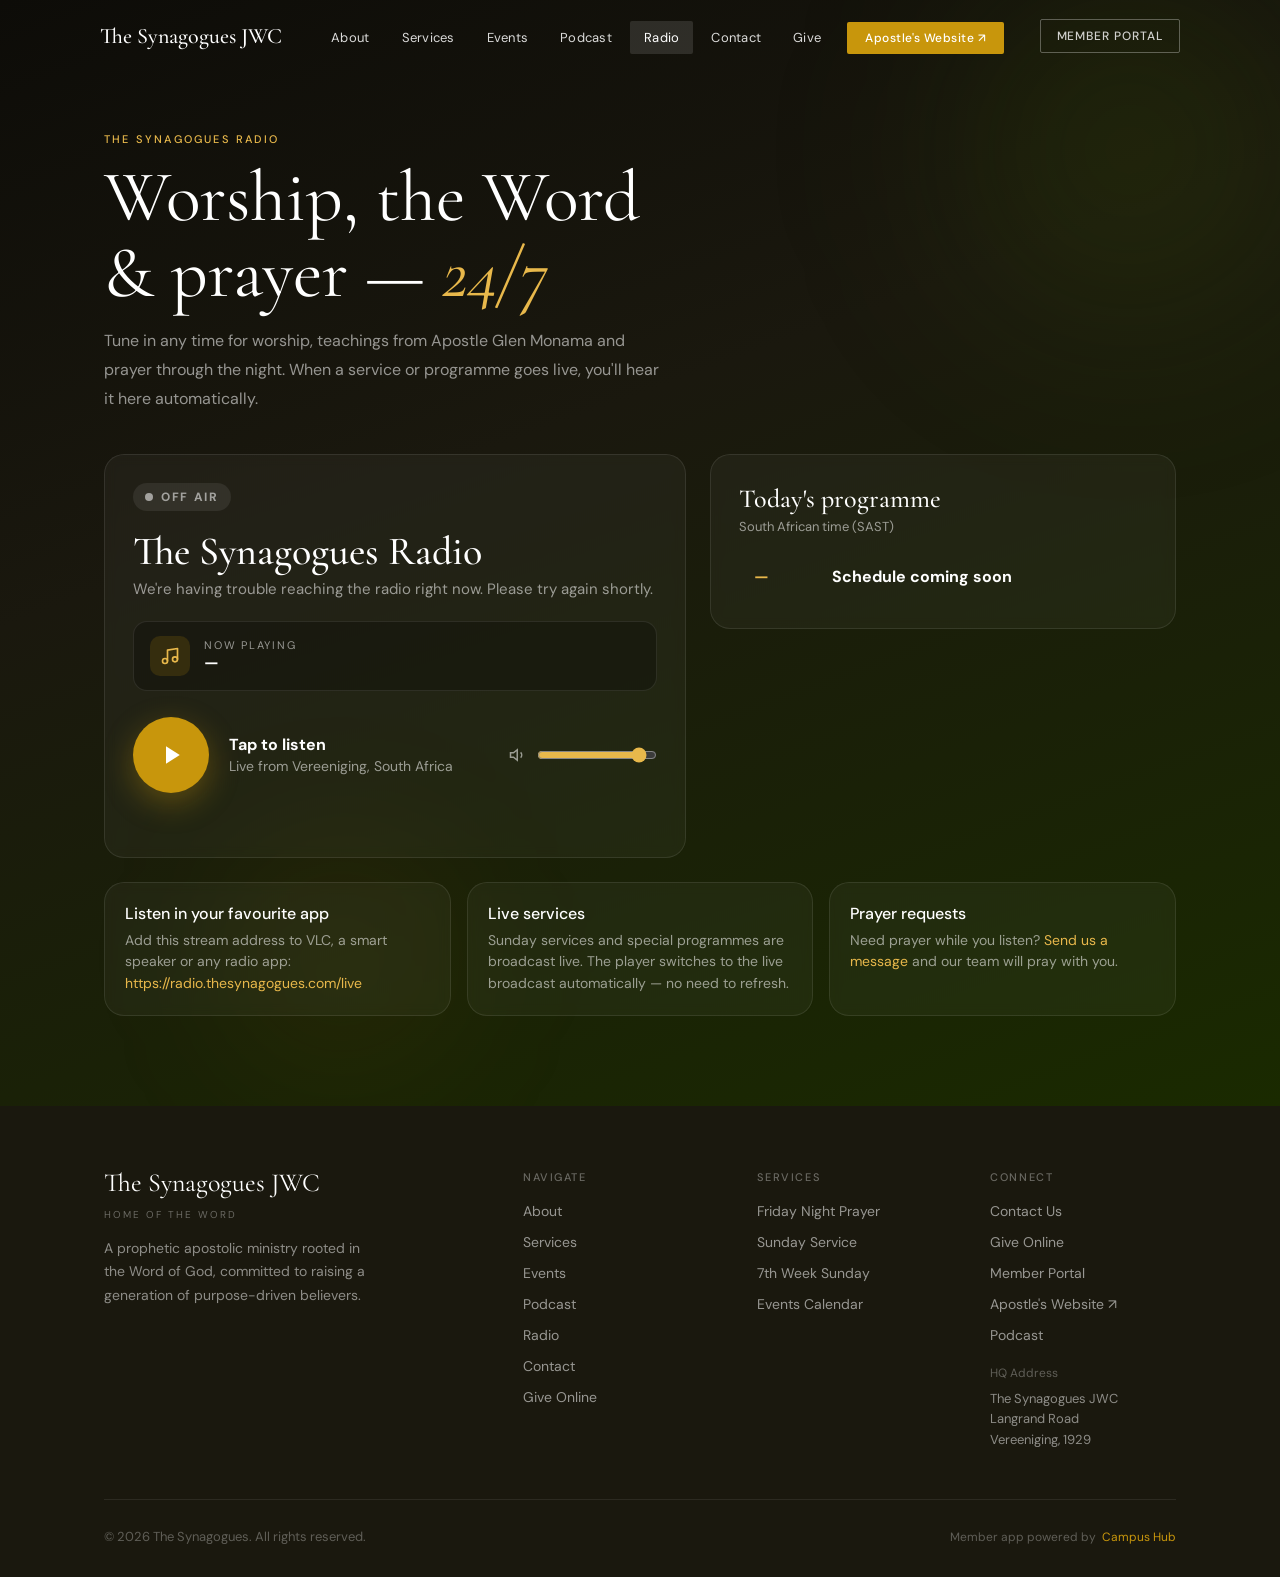
<file: radio.html>
<!DOCTYPE html>
<html lang="en">
<head>
  <meta charset="UTF-8" />
  <meta name="viewport" content="width=device-width, initial-scale=1.0" />
  <title>Radio — The Synagogues JWC</title>
  <meta name="description" content="The Synagogues Radio — 24/7 worship, teaching and prayer, plus live broadcasts from The Synagogues JWC." />
  <meta property="og:title" content="The Synagogues Radio" />
  <meta property="og:description" content="24/7 worship, teaching and prayer — live and on demand." />
  <link rel="preconnect" href="https://radio.thesynagogues.com" />
  <link rel="stylesheet" href="styles.css"/>
  <style>
    /* ── Radio page (scoped with .rd- so it never clashes with styles.css) ── */
    .rd {
      --rd-line: rgba(255,255,255,.09);
      --rd-text: #ffffff;
      --rd-muted: rgba(255,255,255,.55);
      --rd-gold: var(--gold-light, #e8b84b);
      --rd-gold-soft: rgba(200,150,12,.16);
      --rd-live: #e5484d;
      position: relative; overflow: hidden;
      background: linear-gradient(160deg, #0d0c08 0%, #1a180e 40%, #1a2a00 100%);
      color: var(--rd-text);
      font-family: var(--font-body, system-ui, sans-serif);
      padding: calc(var(--nav-h, 72px) + 60px) 0 90px;
      min-height: 80vh;
    }
    .rd *, .rd *::before, .rd *::after { box-sizing: border-box; }
    .rd-wrap { position: relative; }
    .rd-orb { position:absolute; border-radius:50%; filter:blur(80px); pointer-events:none; }
    .rd-orb--1 { width:500px; height:500px; background:radial-gradient(circle,rgba(69,106,2,.25) 0%,transparent 70%); top:-100px; right:-100px; }
    .rd-orb--2 { width:300px; height:300px; background:radial-gradient(circle,rgba(200,150,12,.12) 0%,transparent 70%); bottom:0; left:15%; }
    .rd-eyebrow { color: var(--rd-gold); letter-spacing: .2em; text-transform: uppercase; font-size: 11px; font-weight: 500; margin: 0 0 14px; }
    .rd-h1 { font-family: var(--font-display, Georgia, serif); font-weight: 400; font-size: clamp(40px, 6vw, 72px); line-height: 1.05; margin: 0 0 16px; color: var(--rd-text); }
    .rd-h1 em { font-style: italic; color: var(--rd-gold); }
    .rd-lead { color: var(--rd-muted); max-width: 560px; margin: 0 0 40px; font-size: 16px; line-height: 1.8; }

    .rd-grid { display: grid; grid-template-columns: 1.25fr 1fr; gap: 24px; align-items: start; }
    @media (max-width: 860px) { .rd-grid { grid-template-columns: 1fr; } }

    .rd-card { background: rgba(255,255,255,.04); border: 1px solid var(--rd-line); border-radius: var(--r-xl, 20px); padding: 28px; backdrop-filter: blur(6px); }

    /* Player */
    .rd-player { position: relative; overflow: hidden; }
    .rd-status { display: inline-flex; align-items: center; gap: 8px; padding: 6px 12px; border-radius: 999px;
      font-size: 12px; font-weight: 800; letter-spacing: .14em; text-transform: uppercase;
      background: var(--rd-gold-soft); color: var(--rd-gold); }
    .rd-status .rd-dot { width: 8px; height: 8px; border-radius: 50%; background: currentColor; }
    .rd-status.is-live { background: rgba(229,72,77,.16); color: #ff6b70; }
    .rd-status.is-live .rd-dot { animation: rdPulse 1.4s infinite; }
    .rd-status.is-off { background: rgba(255,255,255,.08); color: var(--rd-muted); }
    @keyframes rdPulse { 0%{box-shadow:0 0 0 0 rgba(229,72,77,.7)} 70%{box-shadow:0 0 0 10px rgba(229,72,77,0)} 100%{box-shadow:0 0 0 0 rgba(229,72,77,0)} }

    .rd-show { font-family: var(--font-display, Georgia, serif); font-size: clamp(30px, 4vw, 40px); font-weight: 500; margin: 18px 0 6px; line-height: 1.1; color: #fff; }
    .rd-show-desc { color: var(--rd-muted); margin: 0 0 22px; font-size: 15px; }

    .rd-np { display: flex; align-items: center; gap: 14px; padding: 14px 16px; border-radius: 14px; background: rgba(0,0,0,.25); border: 1px solid var(--rd-line); margin-bottom: 26px; }
    .rd-np-icon { width: 40px; height: 40px; flex: 0 0 40px; border-radius: 10px; display: grid; place-items: center; background: var(--rd-gold-soft); color: var(--rd-gold); }
    .rd-np-label { font-size: 11px; letter-spacing: .16em; text-transform: uppercase; color: var(--rd-muted); }
    .rd-np-title { font-weight: 700; font-size: 16px; line-height: 1.35; overflow: hidden; text-overflow: ellipsis; display: -webkit-box; -webkit-line-clamp: 2; -webkit-box-orient: vertical; }

    .rd-controls { display: flex; align-items: center; gap: 20px; flex-wrap: wrap; }
    .rd-play { width: 76px; height: 76px; border-radius: 50%; border: 0; cursor: pointer; flex: 0 0 76px;
      background: var(--gold, #c8960c); color: #fff; display: grid; place-items: center;
      box-shadow: 0 10px 30px rgba(200,150,12,.35); transition: transform .15s ease, box-shadow .15s ease; }
    .rd-play:hover { transform: scale(1.04); }
    .rd-play:focus-visible { outline: 3px solid #fff; outline-offset: 3px; }
    .rd-play svg { width: 30px; height: 30px; }
    .rd-play[data-state="loading"] svg { animation: rdSpin 1s linear infinite; }
    @keyframes rdSpin { to { transform: rotate(360deg); } }

    .rd-meta { flex: 1 1 180px; min-width: 0; }
    .rd-meta-main { font-weight: 700; }
    .rd-meta-sub { color: var(--rd-muted); font-size: 14px; margin-top: 2px; }

    .rd-vol { display: flex; align-items: center; gap: 10px; color: var(--rd-muted); }
    .rd-vol input { width: 120px; accent-color: var(--rd-gold); }
    @media (max-width: 520px) { .rd-vol { display: none; } }

    .rd-bars { position: absolute; right: 24px; top: 24px; display: flex; gap: 4px; height: 26px; align-items: flex-end; opacity: 0; transition: opacity .3s; }
    .rd-bars span { width: 4px; background: var(--rd-gold); border-radius: 2px; animation: rdBar 1s ease-in-out infinite; }
    .rd-bars span:nth-child(2){animation-delay:.2s} .rd-bars span:nth-child(3){animation-delay:.4s} .rd-bars span:nth-child(4){animation-delay:.1s}
    .rd-player.is-playing .rd-bars { opacity: 1; }
    @keyframes rdBar { 0%,100%{height:6px} 50%{height:26px} }

    .rd-msg { margin-top: 16px; font-size: 14px; color: var(--rd-muted); min-height: 20px; }

    /* Schedule */
    .rd-sched-h { font-family: var(--font-display, Georgia, serif); font-weight: 500; font-size: 26px; margin: 0 0 4px; color: #fff; }
    .rd-sched-sub { color: var(--rd-muted); font-size: 13px; margin: 0 0 18px; }
    .rd-sched { list-style: none; margin: 0; padding: 0; display: grid; gap: 8px; }
    .rd-slot { display: grid; grid-template-columns: 64px 1fr; gap: 14px; padding: 12px 14px; border-radius: 12px; border: 1px solid transparent; }
    .rd-slot-time { font-variant-numeric: tabular-nums; color: var(--rd-gold); font-weight: 700; }
    .rd-slot-title { font-weight: 700; }
    .rd-slot-desc { color: var(--rd-muted); font-size: 13px; margin-top: 2px; }
    .rd-slot.is-now { background: var(--rd-gold-soft); border-color: rgba(200,150,12,.4); }
    .rd-slot.is-now .rd-slot-title::after { content: "ON AIR"; margin-left: 8px; font-size: 10px; letter-spacing: .14em; padding: 2px 6px; border-radius: 4px; background: var(--gold, #c8960c); color: #fff; vertical-align: 2px; }
    .rd-slot.is-past { opacity: .5; }

    .rd-extra { margin-top: 24px; display: grid; grid-template-columns: repeat(auto-fit, minmax(220px, 1fr)); gap: 16px; }
    .rd-extra .rd-card { padding: 20px; }
    .rd-extra h3 { margin: 0 0 6px; font-size: 16px; font-weight: 500; color: #fff; }
    .rd-extra p { margin: 0; color: var(--rd-muted); font-size: 14px; line-height: 1.55; }
    .rd-extra a { color: var(--rd-gold); }
    #rdStreamLink { word-break: break-all; }
  </style>
</head>
<!-- Google tag (gtag.js) -->
<script async src="https://www.googletagmanager.com/gtag/js?id=G-GMH7PRJ2EW"></script>
<script>
  window.dataLayer = window.dataLayer || [];
  function gtag(){dataLayer.push(arguments);}
  gtag('js', new Date());

  gtag('config', 'G-GMH7PRJ2EW');
</script>
<body>

<div id="nav-placeholder"></div>

  <main class="rd" id="radio">
    <div class="rd-orb rd-orb--1"></div>
    <div class="rd-orb rd-orb--2"></div>
    <div class="container rd-wrap">
      <p class="rd-eyebrow">The Synagogues Radio</p>
      <h1 class="rd-h1">Worship, the Word<br>&amp; prayer — <em>24/7</em></h1>
      <p class="rd-lead">Tune in any time for worship, teachings from Apostle Glen Monama and prayer through the night. When a service or programme goes live, you'll hear it here automatically.</p>

      <div class="rd-grid">
        <!-- Player -->
        <section class="rd-card rd-player" id="rdPlayer" aria-label="Radio player">
          <div class="rd-bars" aria-hidden="true"><span></span><span></span><span></span><span></span></div>

          <span class="rd-status" id="rdStatus"><span class="rd-dot"></span><span id="rdStatusText">On air</span></span>
          <h2 class="rd-show" id="rdShow">The Synagogues Radio</h2>
          <p class="rd-show-desc" id="rdShowDesc">Loading the schedule…</p>

          <div class="rd-np">
            <div class="rd-np-icon" aria-hidden="true">
              <svg width="20" height="20" viewBox="0 0 24 24" fill="none" stroke="currentColor" stroke-width="2" stroke-linecap="round" stroke-linejoin="round"><path d="M9 18V5l12-2v13"/><circle cx="6" cy="18" r="3"/><circle cx="18" cy="16" r="3"/></svg>
            </div>
            <div style="min-width:0">
              <div class="rd-np-label" id="rdNpLabel">Now playing</div>
              <div class="rd-np-title" id="rdNowPlaying" aria-live="polite">—</div>
            </div>
          </div>

          <div class="rd-controls">
            <button class="rd-play" id="rdPlay" type="button" aria-label="Play radio" data-state="paused">
              <svg id="rdIcon" viewBox="0 0 24 24" fill="currentColor" aria-hidden="true"><path d="M8 5v14l11-7z"/></svg>
            </button>
            <div class="rd-meta">
              <div class="rd-meta-main" id="rdMetaMain">Tap to listen</div>
              <div class="rd-meta-sub" id="rdMetaSub">Live from Vereeniging, South Africa</div>
            </div>
            <label class="rd-vol">
              <svg width="18" height="18" viewBox="0 0 24 24" fill="none" stroke="currentColor" stroke-width="2" aria-hidden="true"><path d="M11 5 6 9H2v6h4l5 4V5z"/><path d="M15.5 8.5a5 5 0 0 1 0 7"/></svg>
              <span class="sr-only" style="position:absolute;left:-9999px">Volume</span>
              <input type="range" id="rdVolume" min="0" max="1" step="0.01" value="0.9" />
            </label>
          </div>
          <p class="rd-msg" id="rdMsg" role="status"></p>
        </section>

        <!-- Schedule -->
        <section class="rd-card" aria-labelledby="rdSchedH">
          <h2 class="rd-sched-h" id="rdSchedH">Today's programme</h2>
          <p class="rd-sched-sub" id="rdSchedSub">South African time (SAST)</p>
          <ul class="rd-sched" id="rdSchedule"></ul>
        </section>
      </div>

      <div class="rd-extra">
        <div class="rd-card">
          <h3>Listen in your favourite app</h3>
          <p>Add this stream address to VLC, a smart speaker or any radio app:<br /><a id="rdStreamLink" href="#">—</a></p>
        </div>
        <div class="rd-card">
          <h3>Live services</h3>
          <p>Sunday services and special programmes are broadcast live. The player switches to the live broadcast automatically — no need to refresh.</p>
        </div>
        <div class="rd-card">
          <h3>Prayer requests</h3>
          <p>Need prayer while you listen? <a href="contact.html">Send us a message</a> and our team will pray with you.</p>
        </div>
      </div>
    </div>
  </main>

<div id="footer-placeholder"></div>
<script src="layout.js"></script>
<script src="nav.js"></script>

  <script>
  (function () {
    // ── Settings ───────────────────────────────────────────────────────────────
    var RADIO_HOST   = 'https://radio.thesynagogues.com';
    var STREAM_URL   = RADIO_HOST + '/live';
    var STATUS_URL   = RADIO_HOST + '/status-json.xsl';
    var SCHEDULE_URL = RADIO_HOST + '/schedule.json';
    var TIMEZONE     = 'Africa/Johannesburg';
    var POLL_MS      = 10000;
    var STATION      = 'The Synagogues Radio';
    var ARTWORK      = 'assets/logo.png';   // shown on phone lock screens; change if your logo lives elsewhere

    // ── Elements ───────────────────────────────────────────────────────────────
    var $ = function (id) { return document.getElementById(id); };
    var playerEl = $('rdPlay'), iconEl = $('rdIcon'), cardEl = $('rdPlayer');
    var statusEl = $('rdStatus'), statusTextEl = $('rdStatusText');
    var showEl = $('rdShow'), showDescEl = $('rdShowDesc');
    var npEl = $('rdNowPlaying'), npLabelEl = $('rdNpLabel');
    var metaMainEl = $('rdMetaMain'), metaSubEl = $('rdMetaSub');
    var msgEl = $('rdMsg'), volEl = $('rdVolume'), schedEl = $('rdSchedule');

    $('rdStreamLink').href = STREAM_URL;
    $('rdStreamLink').textContent = STREAM_URL;

    var ICONS = {
      play:    '<path d="M8 5v14l11-7z"/>',
      pause:   '<path d="M7 5h4v14H7zM13 5h4v14h-4z"/>',
      loading: '<path d="M12 3a9 9 0 1 0 9 9h-2.2A6.8 6.8 0 1 1 12 5.2z"/>'
    };

    // ── State ──────────────────────────────────────────────────────────────────
    var audio = new Audio();
    audio.preload = 'none';
    var wantPlaying = false;
    var retryTimer = null, retryCount = 0;
    var schedule = null, isLive = false, liveTitle = '', nowTitle = '', listeners = null, online = true;

    try { var v = localStorage.getItem('rdVolume'); if (v !== null) volEl.value = v; } catch (e) {}
    audio.volume = parseFloat(volEl.value);

    // ── Helpers ────────────────────────────────────────────────────────────────
    function setButton(state) {
      playerEl.dataset.state = state;
      iconEl.innerHTML = ICONS[state === 'playing' ? 'pause' : state === 'loading' ? 'loading' : 'play'];
      playerEl.setAttribute('aria-label', state === 'playing' ? 'Pause radio' : 'Play radio');
      cardEl.classList.toggle('is-playing', state === 'playing');
    }
    function say(text) { msgEl.textContent = text || ''; }

    function sastNow() {
      var parts = new Intl.DateTimeFormat('en-GB', { timeZone: TIMEZONE, hour: '2-digit', minute: '2-digit', weekday: 'short', hour12: false })
        .formatToParts(new Date());
      var get = function (t) { var p = parts.find(function (x) { return x.type === t; }); return p ? p.value : ''; };
      var hh = get('hour') === '24' ? '00' : get('hour');
      return { time: hh + ':' + get('minute'), dow: get('weekday').toLowerCase().slice(0, 3) };
    }

    // Same rules as the server's next-track.sh: day-specific slots win at equal start times.
    function todaysSlots(dow) {
      if (!schedule || !schedule.slots) return [];
      var rows = schedule.slots.filter(function (s) { return !s.days || !s.days.length || s.days.indexOf(dow) !== -1; });
      rows.sort(function (a, b) {
        var aS = a.days && a.days.length ? 1 : 0, bS = b.days && b.days.length ? 1 : 0;
        return a.start < b.start ? -1 : a.start > b.start ? 1 : aS - bS;
      });
      var out = [];   // one slot per start time (the day-specific one if both exist)
      rows.forEach(function (s) { if (out.length && out[out.length - 1].start === s.start) out[out.length - 1] = s; else out.push(s); });
      return out;
    }
    function currentSlot(slots, time) {
      var cur = null;
      slots.forEach(function (s) { if (s.start <= time) cur = s; });
      return cur || slots[slots.length - 1] || null;
    }

    // ── Render ─────────────────────────────────────────────────────────────────
    function render() {
      var now = sastNow();
      var slots = todaysSlots(now.dow);
      var cur = currentSlot(slots, now.time);
      var next = cur ? slots[slots.indexOf(cur) + 1] : null;

      // Status badge + headline
      statusEl.classList.toggle('is-live', isLive && online);
      statusEl.classList.toggle('is-off', !online);
      if (!online) {
        statusTextEl.textContent = 'Off air';
        showEl.textContent = STATION;
        showDescEl.textContent = "We're having trouble reaching the radio right now. Please try again shortly.";
      } else if (isLive) {
        statusTextEl.textContent = 'Live now';
        showEl.textContent = liveTitle || 'Live broadcast';
        showDescEl.textContent = 'Broadcasting live from The Synagogues JWC';
      } else {
        statusTextEl.textContent = 'On air';
        showEl.textContent = cur ? cur.title : STATION;
        showDescEl.textContent = cur ? (cur.description || '') + (next ? ' · Up next at ' + next.start + ': ' + next.title : '') : '';
      }

      npLabelEl.textContent = isLive ? 'Live' : 'Now playing';
      npEl.textContent = (isLive ? (liveTitle || 'Live broadcast') : nowTitle) || '—';

      if (!wantPlaying) {
        metaMainEl.textContent = 'Tap to listen';
        metaSubEl.textContent = listeners ? listeners + ' listening now' : 'Live from Vereeniging, South Africa';
      } else {
        metaMainEl.textContent = isLive ? 'Listening live' : 'Listening to ' + (cur ? cur.title : STATION);
        metaSubEl.textContent = listeners ? listeners + ' listening now' : STATION;
      }

      // Schedule list
      schedEl.innerHTML = '';
      if (!slots.length) {
        schedEl.innerHTML = '<li class="rd-slot"><span class="rd-slot-time">—</span><div><div class="rd-slot-title">Schedule coming soon</div></div></li>';
      }
      slots.forEach(function (s, i) {
        var li = document.createElement('li');
        var nextStart = slots[i + 1] ? slots[i + 1].start : '24:00';
        li.className = 'rd-slot' + (s === cur && !isLive ? ' is-now' : '') + (nextStart <= now.time ? ' is-past' : '');
        li.innerHTML = '<span class="rd-slot-time"></span><div><div class="rd-slot-title"></div><div class="rd-slot-desc"></div></div>';
        li.querySelector('.rd-slot-time').textContent = s.start;
        li.querySelector('.rd-slot-title').textContent = s.title;
        li.querySelector('.rd-slot-desc').textContent = s.description || '';
        schedEl.appendChild(li);
      });

      updateMediaSession(cur);
    }

    function updateMediaSession(cur) {
      if (!('mediaSession' in navigator) || typeof MediaMetadata === 'undefined') return;
      navigator.mediaSession.metadata = new MediaMetadata({
        title: (isLive ? (liveTitle || 'Live broadcast') : nowTitle) || (cur ? cur.title : STATION),
        artist: isLive ? 'LIVE · ' + STATION : STATION,
        album: cur ? cur.title : STATION,
        artwork: [{ src: ARTWORK, sizes: '512x512', type: 'image/png' }]
      });
    }

    // ── Data ───────────────────────────────────────────────────────────────────
    function loadSchedule() {
      return fetch(SCHEDULE_URL, { cache: 'no-store' })
        .then(function (r) { return r.json(); })
        .then(function (j) { schedule = j; if (j.station) STATION = j.station; })
        .catch(function () { /* keep the last copy we had */ });
    }

    function pollStatus() {
      return fetch(STATUS_URL, { cache: 'no-store' })
        .then(function (r) { if (!r.ok) throw new Error(r.status); return r.json(); })
        .then(function (j) {
          var src = (j.icestats && j.icestats.source) || [];
          if (!Array.isArray(src)) src = [src];
          var find = function (mount) { return src.find(function (s) { return s && s.listenurl && s.listenurl.split('?')[0].slice(-mount.length) === mount; }); };
          // After a presenter disconnects, Icecast keeps an empty "/live" placeholder,
          // so only count it as live when it has a real broadcast start time.
          var live = find('/live'), auto = find('/autodj');
          if (live && !live.stream_start && !live.stream_start_iso8601) live = null;
          online = !!(live || auto);
          isLive = !!live;
          liveTitle = live ? (live.title || live.server_name || '') : '';
          if (liveTitle === 'The Synagogues Radio') liveTitle = '';
          nowTitle = auto ? (auto.title || '') : '';
          var total = (live ? (live.listeners || 0) : 0) + (auto ? (auto.listeners || 0) : 0);
          listeners = total > 0 ? total : null;
        })
        .catch(function () { online = false; })
        .then(render);
    }

    // ── Playback ───────────────────────────────────────────────────────────────
    function start() {
      clearTimeout(retryTimer);
      wantPlaying = true;
      setButton('loading');
      say('');
      // A fresh URL each time makes sure we join the broadcast "now", not from an old buffer.
      audio.src = STREAM_URL + '?t=' + Date.now();
      var p = audio.play();
      if (p && p.catch) p.catch(function (err) {
        if (err && err.name === 'NotAllowedError') { wantPlaying = false; setButton('paused'); say('Tap play to start listening.'); }
        else { scheduleRetry(); }
      });
      render();
    }

    function stop() {
      wantPlaying = false;
      clearTimeout(retryTimer);
      retryCount = 0;
      audio.pause();
      audio.removeAttribute('src');
      audio.load();               // closes the connection so it doesn't keep downloading
      setButton('paused');
      say('');
      render();
    }

    function scheduleRetry() {
      if (!wantPlaying) return;
      setButton('loading');
      var delay = Math.min(15000, 2000 * Math.pow(1.5, retryCount++));
      say('Reconnecting…');
      clearTimeout(retryTimer);
      retryTimer = setTimeout(function () { if (wantPlaying) start(); }, delay);
    }

    playerEl.addEventListener('click', function () { wantPlaying ? stop() : start(); });
    volEl.addEventListener('input', function () {
      audio.volume = parseFloat(volEl.value);
      try { localStorage.setItem('rdVolume', volEl.value); } catch (e) {}
    });

    audio.addEventListener('playing', function () { retryCount = 0; setButton('playing'); say(''); render(); });
    audio.addEventListener('waiting', function () { if (wantPlaying) setButton('loading'); });
    audio.addEventListener('error',   function () { if (wantPlaying) scheduleRetry(); });
    audio.addEventListener('ended',   function () { if (wantPlaying) scheduleRetry(); });
    audio.addEventListener('stalled', function () {
      if (!wantPlaying) return;
      clearTimeout(retryTimer);
      retryTimer = setTimeout(function () { if (wantPlaying && audio.readyState < 3) start(); }, 8000);
    });
    window.addEventListener('online', function () { if (wantPlaying) start(); });

    if ('mediaSession' in navigator) {
      try {
        navigator.mediaSession.setActionHandler('play',  function () { if (!wantPlaying) start(); });
        navigator.mediaSession.setActionHandler('pause', function () { if (wantPlaying) stop(); });
        navigator.mediaSession.setActionHandler('stop',  function () { if (wantPlaying) stop(); });
      } catch (e) {}
    }

    // ── Go ─────────────────────────────────────────────────────────────────────
    setButton('paused');
    loadSchedule().then(pollStatus);
    setInterval(pollStatus, POLL_MS);
    setInterval(loadSchedule, 10 * 60 * 1000);
    document.addEventListener('visibilitychange', function () { if (!document.hidden) pollStatus(); });
  })();
  </script>
</body>
</html>
</file>
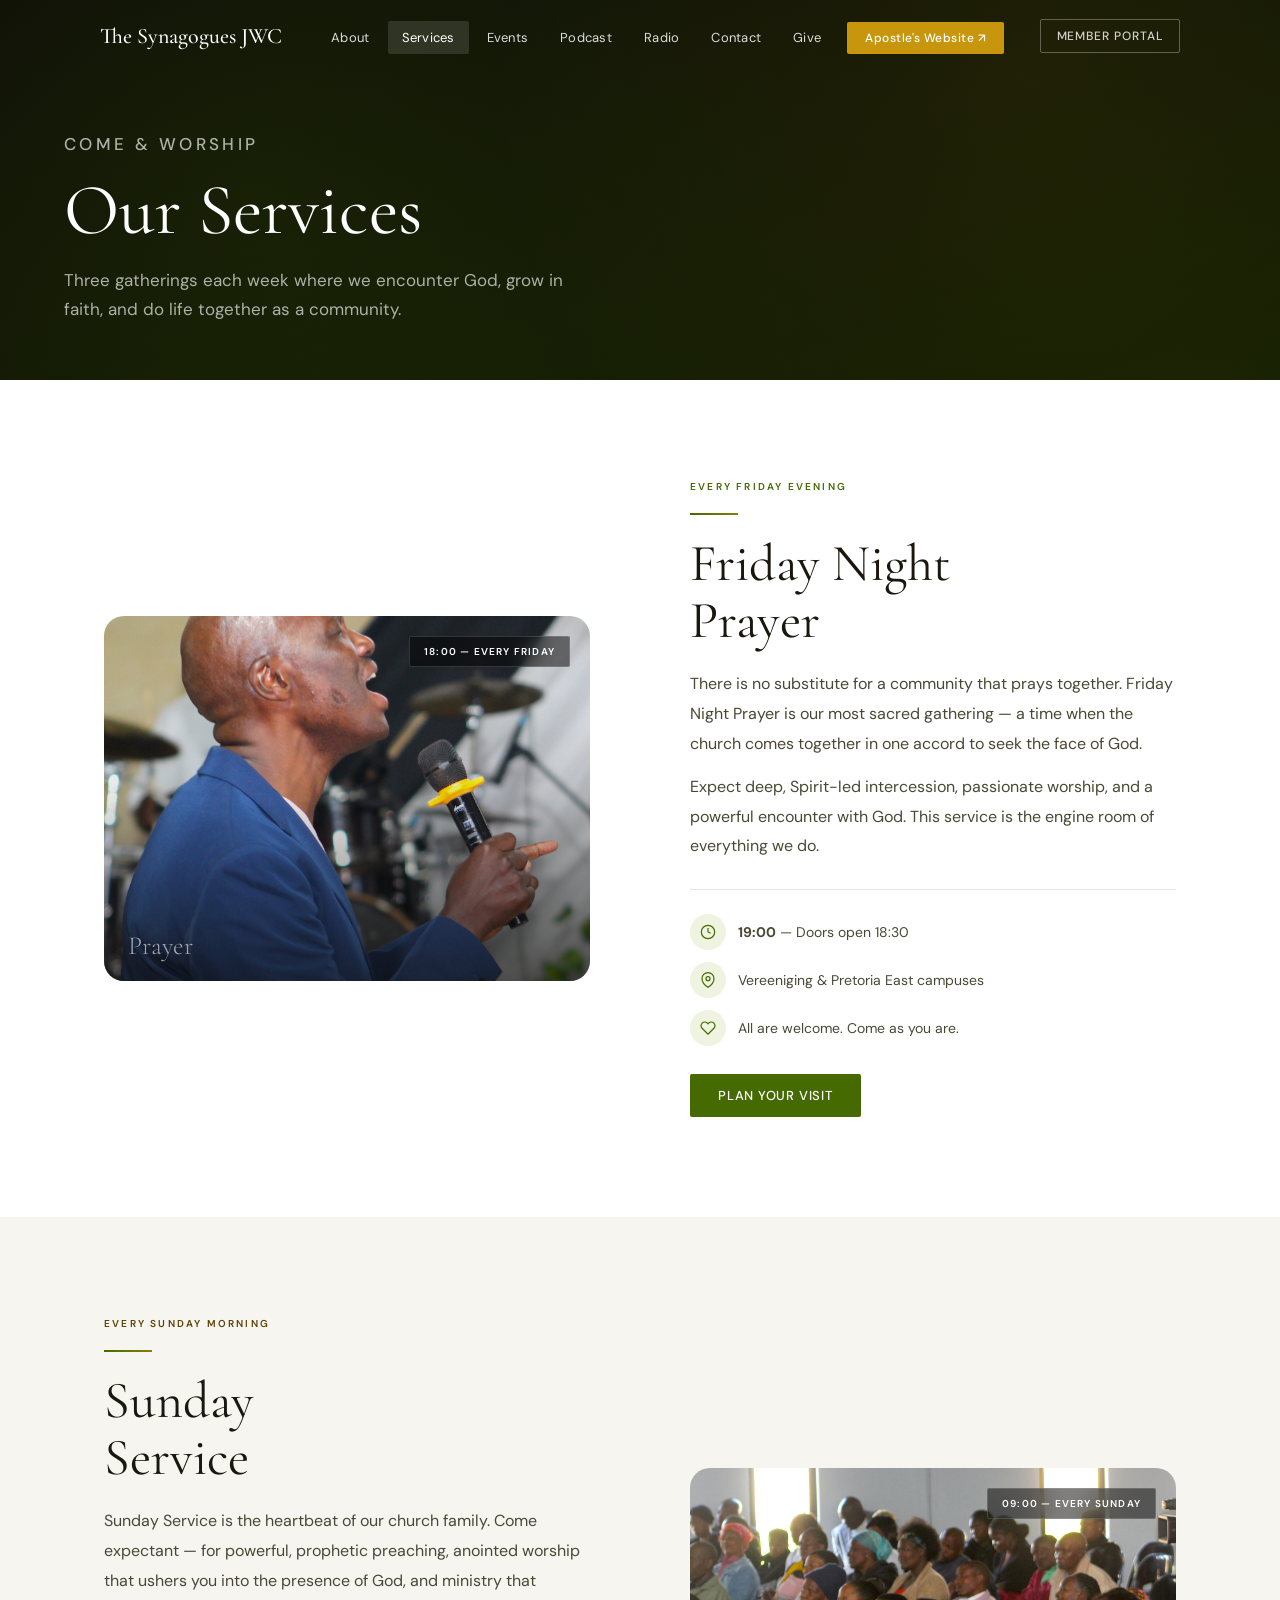
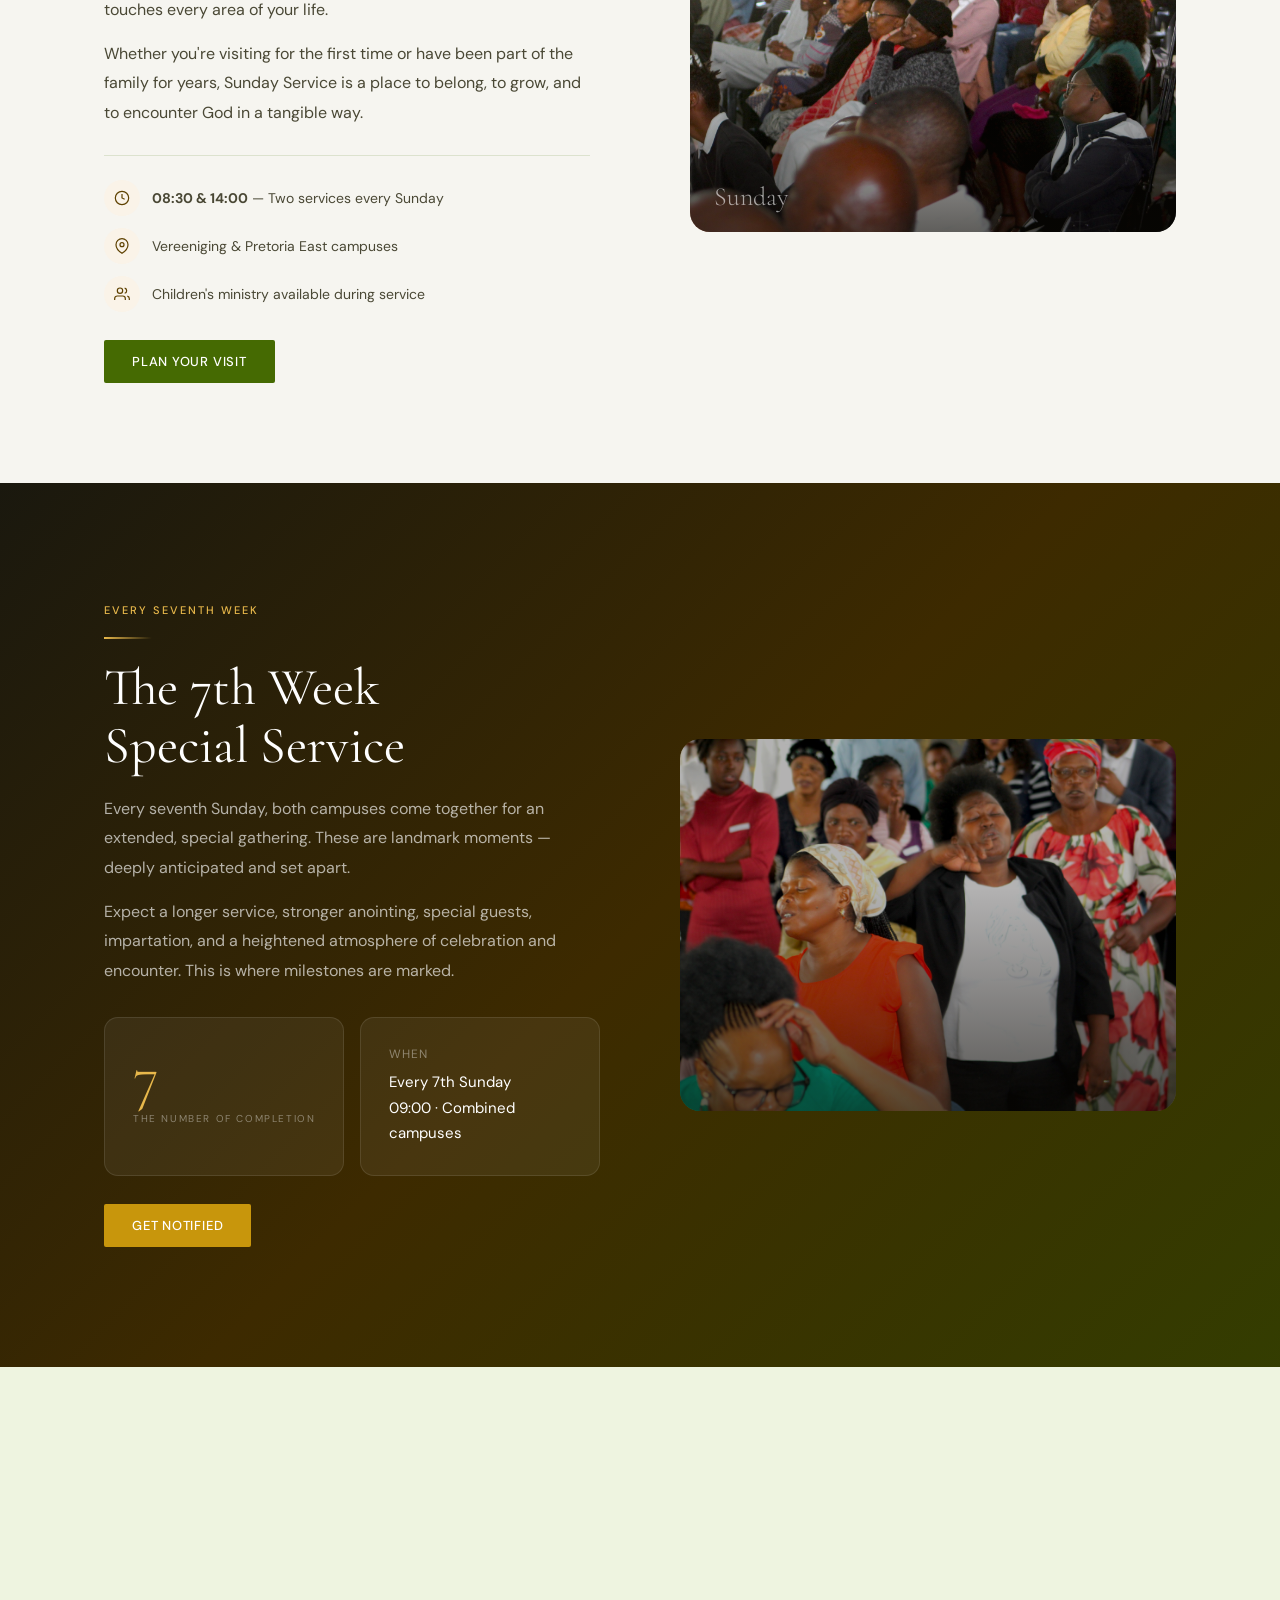
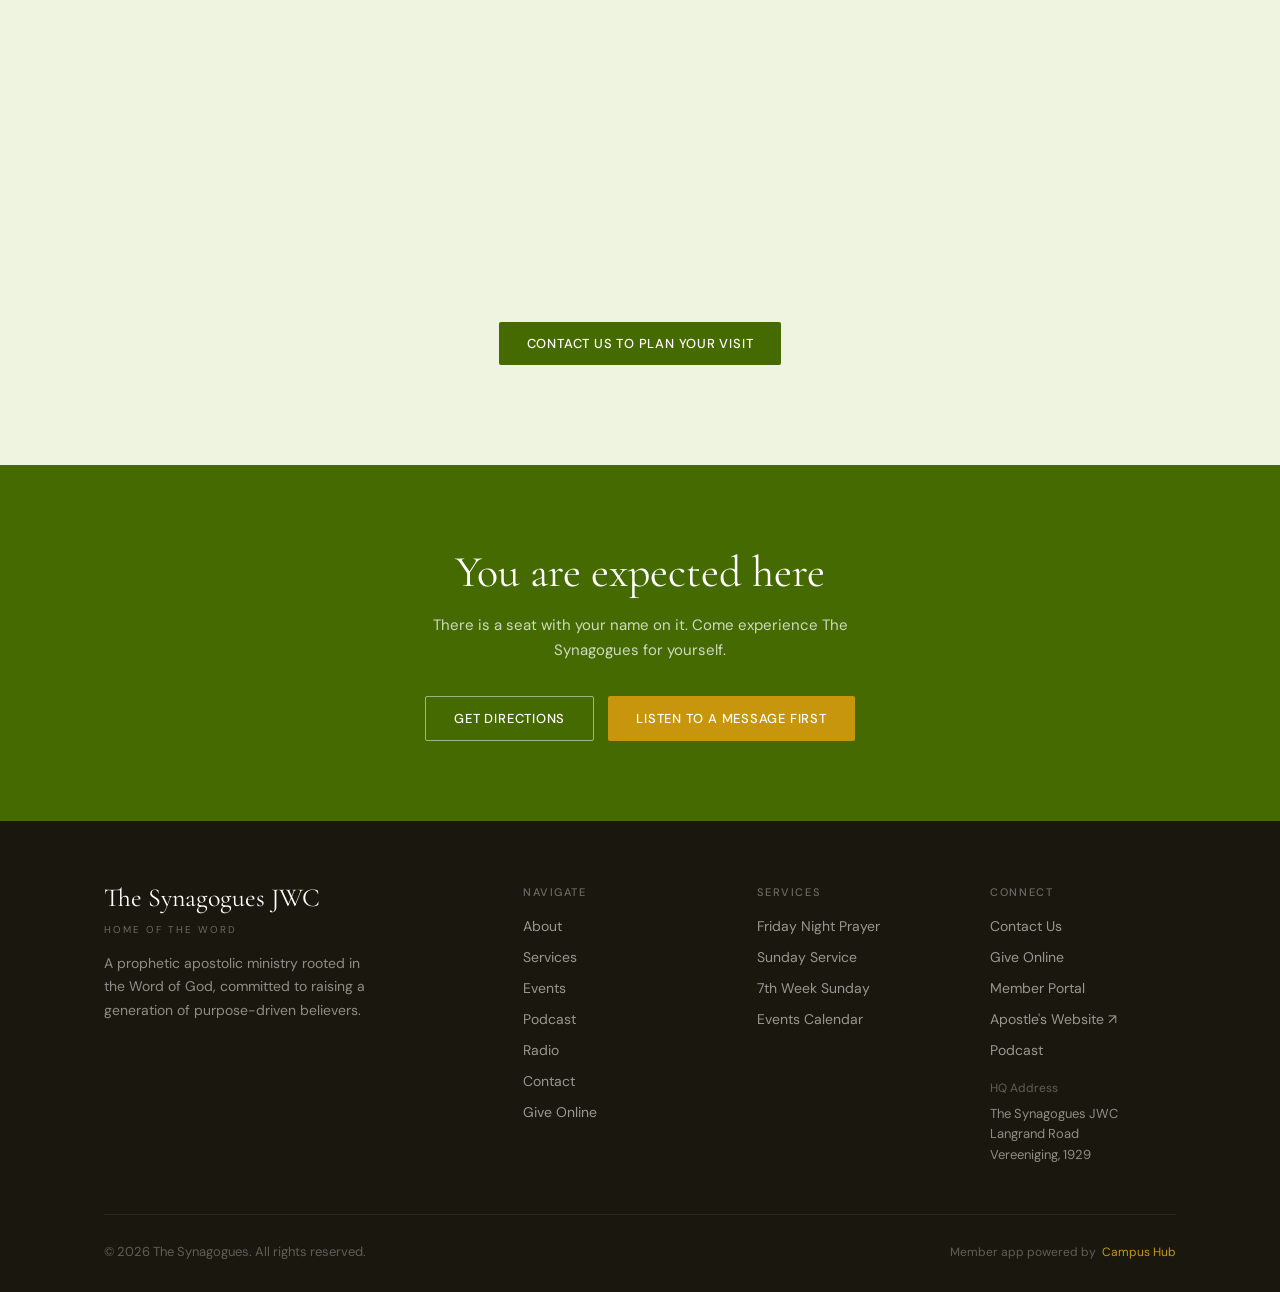
<file: services.html>
<!DOCTYPE html>
<html lang="en">
<head>
  <meta charset="UTF-8"/>
  <meta name="viewport" content="width=device-width, initial-scale=1.0"/>
  <title>Services — The Synagogues</title>
  <meta name="description" content="Join us for Friday Night Prayer, Sunday Services, and 7th Week Special Services at The Synagogues."/>
  <link rel="stylesheet" href="styles.css"/>
  <style>
    .service-block { padding: clamp(72px,10vw,100px) 0; position: relative; }
    .service-block:nth-child(odd)  { background: white; }
    .service-block:nth-child(even) { background: var(--surface); }
    .service-block__grid { display: grid; grid-template-columns: 1fr 1fr; gap: clamp(48px,8vw,100px); align-items: center; }
    .service-block__grid--reverse { direction: rtl; }
    .service-block__grid--reverse > * { direction: ltr; }
    .service-block__visual { border-radius: var(--r-xl); overflow: hidden; aspect-ratio: 4/3; position: relative; }
    .service-block__img { width: 100%; height: 100%; object-fit: cover; transition: transform 8s cubic-bezier(0.25,0.46,0.45,0.94); display: block; }
    .service-block__visual:hover .service-block__img { transform: scale(1.06); }
    .service-block__overlay { position: absolute; inset: 0; background: linear-gradient(to top, rgba(10,8,4,0.65) 0%, rgba(10,8,4,0.1) 50%, transparent 80%); }
    .service-block__time-chip {
      position: absolute; top: 20px; right: 20px;
      background: rgba(0,0,0,0.5); backdrop-filter: blur(12px);
      border: 1px solid rgba(255,255,255,0.15); border-radius: 2px;
      padding: 8px 14px; color: white;
      font-size: 10px; font-weight: 600; letter-spacing: 0.12em; text-transform: uppercase;
    }
    .service-block__caption { position: absolute; bottom: 20px; left: 24px; font-family: var(--font-display); font-size: 26px; font-weight: 300; color: rgba(255,255,255,0.6); }
    .service-block__day { font-size: 10px; letter-spacing: 0.22em; text-transform: uppercase; font-weight: 600; margin-bottom: 12px; }
    .service-block__title { font-family: var(--font-display); font-size: clamp(34px,5vw,52px); font-weight: 400; line-height: 1.1; margin-bottom: 20px; }
    .service-block__desc { font-size: 16px; line-height: 1.85; color: var(--text-mid); margin-bottom: 14px; }
    .service-block__meta { display: flex; flex-direction: column; gap: 12px; margin-top: 28px; padding-top: 24px; border-top: 1px solid var(--border); }
    .service-block__meta-item { display: flex; align-items: center; gap: 12px; font-size: 14px; color: var(--text-mid); }
    .meta-icon { width: 36px; height: 36px; border-radius: 50%; display: flex; align-items: center; justify-content: center; flex-shrink: 0; }

    .special-week { background: linear-gradient(135deg, var(--text) 0%, var(--brown-dark) 50%, var(--green-dark) 130%); padding: clamp(80px,10vw,120px) 0; color: white; }
    .special-week__grid { display: grid; grid-template-columns: 1fr 1fr; gap: clamp(48px,8vw,80px); align-items: center; }
    .special-week__heading { font-family: var(--font-display); font-size: clamp(34px,5vw,52px); font-weight: 400; line-height: 1.1; margin-bottom: 20px; }
    .special-week__text { font-size: 16px; color: rgba(255,255,255,0.65); line-height: 1.85; margin-bottom: 14px; }
    .special-week__card { background: rgba(255,255,255,0.06); border: 1px solid rgba(255,255,255,0.1); border-radius: var(--r-lg); padding: 28px; }
    .special-week__card-num { font-family: var(--font-display); font-size: 60px; font-weight: 300; color: var(--gold-light); line-height: 1; margin-bottom: 6px; }
    .special-week__card-label { font-size: 10px; letter-spacing: 0.16em; text-transform: uppercase; color: rgba(255,255,255,0.4); }
    .special-week__img { border-radius: var(--r-xl); overflow: hidden; aspect-ratio: 4/3; position: relative; }
    .special-week__img img { width: 100%; height: 100%; object-fit: cover; filter: brightness(0.7) saturate(1.1); transition: transform 8s ease; display: block; }
    .special-week__img:hover img { transform: scale(1.05); }
    .special-week__img-overlay { position: absolute; inset: 0; background: linear-gradient(to top, rgba(10,8,4,0.55) 0%, transparent 60%); }

    .plan-visit { background: var(--green-pale); padding: clamp(60px,8vw,100px) 0; text-align: center; }
    .plan-visit__grid { display: grid; grid-template-columns: repeat(3,1fr); gap: 20px; margin-bottom: 48px; text-align: left; }
    .plan-card { background: white; border-radius: var(--r-lg); padding: 32px 24px; border: 1px solid var(--border); transition: transform 0.25s, box-shadow 0.25s; }
    .plan-card:hover { transform: translateY(-4px); box-shadow: 0 12px 36px rgba(26,24,14,0.1); }
    .plan-card__icon { width: 44px; height: 44px; border-radius: var(--r-md); background: var(--green-pale); display: flex; align-items: center; justify-content: center; margin-bottom: 14px; }
    .plan-card__title { font-size: 16px; font-weight: 600; margin-bottom: 8px; }
    .plan-card__text { font-size: 14px; color: var(--text-muted); line-height: 1.7; }

    /* slide animations */
    .slide-in-left  { opacity:0; transform:translateX(-36px); transition:opacity 0.7s ease, transform 0.7s cubic-bezier(0.22,1,0.36,1); }
    .slide-in-right { opacity:0; transform:translateX(36px);  transition:opacity 0.7s ease, transform 0.7s cubic-bezier(0.22,1,0.36,1); }
    .slide-in-left.visible, .slide-in-right.visible { opacity:1; transform:translateX(0); }

    @media(max-width:900px){
      .service-block__grid,.special-week__grid{grid-template-columns:1fr}
      .service-block__grid--reverse{direction:ltr}
      .plan-visit__grid{grid-template-columns:1fr}
    }
  </style>
</head>
<!-- Google tag (gtag.js) -->
<script async src="https://www.googletagmanager.com/gtag/js?id=G-GMH7PRJ2EW"></script>
<script>
  window.dataLayer = window.dataLayer || [];
  function gtag(){dataLayer.push(arguments);}
  gtag('js', new Date());

  gtag('config', 'G-GMH7PRJ2EW');
</script>
<body>
<div id="nav-placeholder"></div>

<div class="page-hero">
  <div class="page-hero__pattern"></div>
  <div class="page-hero__content">
    <p class="page-hero__eyebrow">Come &amp; Worship</p>
    <h1>Our Services</h1>
    <p>Three gatherings each week where we encounter God, grow in faith, and do life together as a community.</p>
  </div>
</div>

<!-- Friday Night Prayer -->
<section class="service-block" id="friday">
  <div class="container">
    <div class="service-block__grid">
      <div class="service-block__visual slide-in-left">
        <img class="service-block__img"
          src="assets/prayer.jpg"
          alt="Friday Night Prayer — The Synagogues JWC" loading="lazy"/>
        <div class="service-block__overlay"></div>
        <span class="service-block__time-chip">18:00 — Every Friday</span>
        <span class="service-block__caption">Prayer</span>
      </div>
      <div class="reveal" style="transition-delay:0.15s">
        <p class="service-block__day" style="color:var(--green)">Every Friday Evening</p>
        <div class="divider"></div>
        <h2 class="service-block__title">Friday Night<br>Prayer</h2>
        <p class="service-block__desc">There is no substitute for a community that prays together. Friday Night Prayer is our most sacred gathering — a time when the church comes together in one accord to seek the face of God.</p>
        <p class="service-block__desc">Expect deep, Spirit-led intercession, passionate worship, and a powerful encounter with God. This service is the engine room of everything we do.</p>
        <div class="service-block__meta">
          <div class="service-block__meta-item">
            <div class="meta-icon" style="background:var(--green-pale)">
              <svg width="16" height="16" viewBox="0 0 24 24" fill="none" stroke="var(--green)" stroke-width="1.8"><circle cx="12" cy="12" r="10"/><polyline points="12 6 12 12 16 14"/></svg>
            </div>
            <span><strong>19:00</strong> — Doors open 18:30</span>
          </div>
          <div class="service-block__meta-item">
            <div class="meta-icon" style="background:var(--green-pale)">
              <svg width="16" height="16" viewBox="0 0 24 24" fill="none" stroke="var(--green)" stroke-width="1.8"><path d="M21 10c0 7-9 13-9 13s-9-6-9-13a9 9 0 0 1 18 0z"/><circle cx="12" cy="10" r="3"/></svg>
            </div>
            <span>Vereeniging &amp; Pretoria East campuses</span>
          </div>
          <div class="service-block__meta-item">
            <div class="meta-icon" style="background:var(--green-pale)">
              <svg width="16" height="16" viewBox="0 0 24 24" fill="none" stroke="var(--green)" stroke-width="1.8"><path d="M20.84 4.61a5.5 5.5 0 0 0-7.78 0L12 5.67l-1.06-1.06a5.5 5.5 0 0 0-7.78 7.78l1.06 1.06L12 21.23l7.78-7.78 1.06-1.06a5.5 5.5 0 0 0 0-7.78z"/></svg>
            </div>
            <span>All are welcome. Come as you are.</span>
          </div>
        </div>
        <div style="margin-top:28px"><a href="contact.html" class="btn btn--primary">Plan Your Visit</a></div>
      </div>
    </div>
  </div>
</section>

<!-- Sunday Service -->
<section class="service-block" id="sunday">
  <div class="container">
    <div class="service-block__grid service-block__grid--reverse">
      <div class="service-block__visual slide-in-right">
        <img class="service-block__img"
          src="assets/sunday-service.jpg"
          alt="Sunday Service — The Synagogues JWC" loading="lazy"/>
        <div class="service-block__overlay"></div>
        <span class="service-block__time-chip">09:00 — Every Sunday</span>
        <span class="service-block__caption">Sunday</span>
      </div>
      <div class="reveal" style="transition-delay:0.15s">
        <p class="service-block__day" style="color:var(--brown)">Every Sunday Morning</p>
        <div class="divider"></div>
        <h2 class="service-block__title">Sunday<br>Service</h2>
        <p class="service-block__desc">Sunday Service is the heartbeat of our church family. Come expectant — for powerful, prophetic preaching, anointed worship that ushers you into the presence of God, and ministry that touches every area of your life.</p>
        <p class="service-block__desc">Whether you're visiting for the first time or have been part of the family for years, Sunday Service is a place to belong, to grow, and to encounter God in a tangible way.</p>
        <div class="service-block__meta">
          <div class="service-block__meta-item">
            <div class="meta-icon" style="background:#faf3e8">
              <svg width="16" height="16" viewBox="0 0 24 24" fill="none" stroke="var(--brown)" stroke-width="1.8"><circle cx="12" cy="12" r="10"/><polyline points="12 6 12 12 16 14"/></svg>
            </div>
            <span><strong>08:30 &amp; 14:00</strong> — Two services every Sunday</span>
          </div>
          <div class="service-block__meta-item">
            <div class="meta-icon" style="background:#faf3e8">
              <svg width="16" height="16" viewBox="0 0 24 24" fill="none" stroke="var(--brown)" stroke-width="1.8"><path d="M21 10c0 7-9 13-9 13s-9-6-9-13a9 9 0 0 1 18 0z"/><circle cx="12" cy="10" r="3"/></svg>
            </div>
            <span>Vereeniging &amp; Pretoria East campuses</span>
          </div>
          <div class="service-block__meta-item">
            <div class="meta-icon" style="background:#faf3e8">
              <svg width="16" height="16" viewBox="0 0 24 24" fill="none" stroke="var(--brown)" stroke-width="1.8"><path d="M17 21v-2a4 4 0 0 0-4-4H5a4 4 0 0 0-4 4v2"/><circle cx="9" cy="7" r="4"/><path d="M23 21v-2a4 4 0 0 0-3-3.87"/><path d="M16 3.13a4 4 0 0 1 0 7.75"/></svg>
            </div>
            <span>Children's ministry available during service</span>
          </div>
        </div>
        <div style="margin-top:28px"><a href="contact.html" class="btn btn--primary">Plan Your Visit</a></div>
      </div>
    </div>
  </div>
</section>

<!-- 7th Week Special -->
<section class="special-week" id="seventh">
  <div class="container">
    <div class="special-week__grid reveal">
      <div>
        <p class="eyebrow" style="color:var(--gold-light);margin-bottom:16px">Every Seventh Week</p>
        <div class="divider" style="background:linear-gradient(90deg,var(--gold-light),transparent)"></div>
        <h2 class="special-week__heading">The 7th Week<br>Special Service</h2>
        <p class="special-week__text">Every seventh Sunday, both campuses come together for an extended, special gathering. These are landmark moments — deeply anticipated and set apart.</p>
        <p class="special-week__text">Expect a longer service, stronger anointing, special guests, impartation, and a heightened atmosphere of celebration and encounter. This is where milestones are marked.</p>
        <div style="display:flex;gap:16px;margin-top:32px;flex-wrap:wrap">
          <div class="special-week__card">
            <div class="special-week__card-num">7</div>
            <div class="special-week__card-label">The number of completion</div>
          </div>
          <div class="special-week__card" style="flex:1">
            <div style="font-size:12px;color:rgba(255,255,255,0.4);margin-bottom:8px;letter-spacing:0.08em;text-transform:uppercase">When</div>
            <div style="font-size:15px;color:white;line-height:1.7">Every 7th Sunday<br>09:00 · Combined campuses</div>
          </div>
        </div>
        <div style="margin-top:28px"><a href="contact.html" class="btn btn--gold">Get Notified</a></div>
      </div>
      <div class="special-week__img">
        <img src="assets/7th-Week.jpg"
          alt="7th Week Sunday Service — The Synagogues JWC" loading="lazy"/>
        <div class="special-week__img-overlay"></div>
      </div>
    </div>
  </div>
</section>

<!-- Plan Your Visit -->
<section class="plan-visit">
  <div class="container">
    <div class="reveal" style="max-width:560px;margin:0 auto 52px">
      <p class="eyebrow">Plan Your Visit</p>
      <div class="divider divider--center"></div>
      <h2 class="display display-sm">What to expect</h2>
    </div>
    <div class="plan-visit__grid stagger">
      <div class="plan-card">
        <div class="plan-card__icon"><svg width="20" height="20" viewBox="0 0 24 24" fill="none" stroke="var(--green)" stroke-width="1.8"><circle cx="12" cy="12" r="10"/><polyline points="12 6 12 12 16 14"/></svg></div>
        <h3 class="plan-card__title">Arrive a little early</h3>
        <p class="plan-card__text">Doors open 1 hr before each service. Arriving early gives you time to find a seat, meet a host, and settle in before things start.</p>
      </div>
      <div class="plan-card">
        <div class="plan-card__icon"><svg width="20" height="20" viewBox="0 0 24 24" fill="none" stroke="var(--green)" stroke-width="1.8"><path d="M20.84 4.61a5.5 5.5 0 0 0-7.78 0L12 5.67l-1.06-1.06a5.5 5.5 0 0 0-7.78 7.78l1.06 1.06L12 21.23l7.78-7.78 1.06-1.06a5.5 5.5 0 0 0 0-7.78z"/></svg></div>
        <h3 class="plan-card__title">Come as you are</h3>
        <p class="plan-card__text">Smart casual is the norm. We value your presence over your outfit. There is no dress code — come as you are and be received as family.</p>
      </div>
      <div class="plan-card">
        <div class="plan-card__icon"><svg width="20" height="20" viewBox="0 0 24 24" fill="none" stroke="var(--green)" stroke-width="1.8"><path d="M17 21v-2a4 4 0 0 0-4-4H5a4 4 0 0 0-4 4v2"/><circle cx="9" cy="7" r="4"/><path d="M23 21v-2a4 4 0 0 0-3-3.87"/><path d="M16 3.13a4 4 0 0 1 0 7.75"/></svg></div>
        <h3 class="plan-card__title">A host will welcome you</h3>
        <p class="plan-card__text">First-time visitors receive a personal welcome from one of our hosts, who will help you find your seat, answer questions, and connect you to the family.</p>
      </div>
    </div>
    <div style="text-align:center">
      <a href="contact.html" class="btn btn--primary">Contact Us to Plan Your Visit</a>
    </div>
  </div>
</section>

<section class="section--green" style="padding:clamp(60px,8vw,80px) 0;text-align:center">
  <div class="container reveal">
    <p style="font-family:var(--font-display);font-size:clamp(26px,4vw,44px);font-weight:400;margin-bottom:14px">You are expected here</p>
    <p style="font-size:15px;color:rgba(255,255,255,0.75);margin-bottom:32px;max-width:480px;margin-left:auto;margin-right:auto;line-height:1.7">There is a seat with your name on it. Come experience The Synagogues for yourself.</p>
    <div style="display:flex;gap:14px;justify-content:center;flex-wrap:wrap">
      <a href="contact.html" class="btn btn--outline">Get Directions</a>
      <a href="podcast.html" class="btn btn--gold">Listen to a Message First</a>
    </div>
  </div>
</section>

<div id="footer-placeholder"></div>
<script src="layout.js"></script><script src="nav.js"></script>
<script>
const slideEls = document.querySelectorAll('.slide-in-left,.slide-in-right');
const obs = new IntersectionObserver(entries => {
  entries.forEach(e => { if (e.isIntersecting) { e.target.classList.add('visible'); obs.unobserve(e.target); } });
}, { threshold: 0.12 });
slideEls.forEach(el => obs.observe(el));
</script>
</body>
</html>
</file>
<file: styles.css>
@import url('https://fonts.googleapis.com/css2?family=Cormorant+Garamond:ital,wght@0,300;0,400;0,500;0,600;1,300;1,400;1,600&family=DM+Sans:ital,opsz,wght@0,9..40,300;0,9..40,400;0,9..40,500;1,9..40,300&display=swap');

/* ─── Tokens ──────────────────────────────────────────────────────────────── */
:root {
  --green:        #456a02;
  --green-dark:   #2e4801;
  --green-light:  #7aac10;
  --green-pale:   #eef4e0;
  --brown:        #5e4100;
  --brown-dark:   #3d2a00;
  --brown-mid:    #7a5500;
  --gold:         #c8960c;
  --gold-light:   #e8b84b;
  --off-white:    #fafaf6;
  --surface:      #f6f5f0;
  --text:         #1a180e;
  --text-mid:     #4a4835;
  --text-muted:   #7a7860;
  --border:       rgba(69,106,2,0.14);

  --font-display: 'Cormorant Garamond', Georgia, serif;
  --font-body:    'DM Sans', system-ui, sans-serif;

  --nav-h: 72px;
  --max:   1200px;
  --r-md:  8px;
  --r-lg:  14px;
  --r-xl:  20px;
}

/* ─── Reset ───────────────────────────────────────────────────────────────── */
*, *::before, *::after { box-sizing: border-box; margin: 0; padding: 0; }
html { font-size: 16px; scroll-behavior: smooth; }
body { font-family: var(--font-body); color: var(--text); background: var(--off-white); overflow-x: hidden; }
a { color: inherit; text-decoration: none; }
img { display: block; max-width: 100%; }

/* ─── Typography ──────────────────────────────────────────────────────────── */
.display { font-family: var(--font-display); font-weight: 400; line-height: 1.15; }
.display-lg  { font-size: clamp(48px, 7vw, 96px); }
.display-md  { font-size: clamp(36px, 5vw, 64px); }
.display-sm  { font-size: clamp(28px, 4vw, 44px); }
.eyebrow {
  font-size: 11px; font-weight: 500; letter-spacing: 0.18em;
  text-transform: uppercase; color: var(--green); font-family: var(--font-body);
}

/* ─── Utility ─────────────────────────────────────────────────────────────── */
.container { max-width: var(--max); margin: 0 auto; padding: 0 clamp(20px, 5vw, 80px); }
.section    { padding: clamp(60px, 10vw, 120px) 0; }
.section--dark { background: var(--text); color: var(--off-white); }
.section--green { background: var(--green); color: white; }
.section--surface { background: var(--surface); }
.section--brown { background: var(--brown); color: white; }

.btn {
  display: inline-flex; align-items: center; gap: 8px;
  padding: 13px 28px; border-radius: 2px;
  font-family: var(--font-body); font-size: 13px; font-weight: 500;
  letter-spacing: 0.06em; text-transform: uppercase;
  cursor: pointer; border: none; transition: all 0.2s;
  white-space: nowrap;
}
.btn--primary   { background: var(--green);  color: white; }
.btn--primary:hover  { background: var(--green-dark); transform: translateY(-1px); }
.btn--outline   { background: transparent; color: white; border: 1px solid rgba(255,255,255,0.5); }
.btn--outline:hover  { background: rgba(255,255,255,0.1); border-color: white; }
.btn--outline-dark { background: transparent; color: var(--text); border: 1px solid var(--border); }
.btn--outline-dark:hover { background: var(--green-pale); border-color: var(--green); color: var(--green); }
.btn--gold { background: var(--gold); color: white; }
.btn--gold:hover { background: var(--brown-mid); }

.divider {
  width: 48px; height: 2px;
  background: linear-gradient(90deg, var(--green), var(--gold));
  margin: 20px 0;
}
.divider--center { margin: 20px auto; }
.divider--white { background: rgba(255,255,255,0.4); }

/* ─── NAV ─────────────────────────────────────────────────────────────────── */
.nav {
  position: fixed; top: 0; left: 0; right: 0;
  height: var(--nav-h);
  z-index: 500;
  transition: background 0.3s, box-shadow 0.3s;
}
.nav.scrolled {
  background: rgba(250,250,246,0.96);
  backdrop-filter: blur(12px);
  box-shadow: 0 1px 0 var(--border), 0 4px 24px rgba(26,24,14,0.06);
}
.nav__inner {
  max-width: var(--max); margin: 0 auto;
  padding: 0 clamp(20px, 5vw, 60px);
  height: 100%;
  display: flex; align-items: center; justify-content: space-between;
}
.nav__logo {
  display: flex; flex-direction: column; line-height: 1;
}
.nav__logo-name {
  font-family: var(--font-display); font-size: 22px; font-weight: 500;
  color: white; transition: color 0.3s;
}
.nav.scrolled .nav__logo-name { color: var(--brown); }
.nav__logo-sub {
  font-size: 9px; letter-spacing: 0.22em; text-transform: uppercase;
  color: rgba(255,255,255,0.6); margin-top: 2px; transition: color 0.3s;
}
.nav.scrolled .nav__logo-sub { color: var(--text-muted); }

.nav__links {
  display: flex; align-items: center; gap: 4px;
  list-style: none;
}
.nav__links a {
  padding: 8px 14px; font-size: 13px; font-weight: 400;
  color: rgba(255,255,255,0.85); border-radius: 2px;
  transition: all 0.15s; letter-spacing: 0.02em;
}
.nav.scrolled .nav__links a { color: var(--text-mid); }
.nav__links a:hover, .nav__links a.active {
  color: white; background: rgba(255,255,255,0.12);
}
.nav.scrolled .nav__links a:hover, .nav.scrolled .nav__links a.active {
  color: var(--green); background: var(--green-pale);
}
.nav__links .nav__apostle {
  margin-left: 8px;
  padding: 8px 18px;
  background: var(--gold);
  color: white !important;
  border-radius: 2px;
  font-weight: 500;
  font-size: 12px;
  letter-spacing: 0.04em;
}
.nav__links .nav__apostle:hover {
  background: var(--brown-mid) !important;
  color: white !important;
}
.nav.scrolled .nav__links .nav__apostle { color: white !important; }

.nav__cta {
  display: flex; align-items: center; gap: 10px;
}
.nav__cta a {
  font-size: 12px; font-weight: 500; letter-spacing: 0.08em;
  text-transform: uppercase; color: rgba(255,255,255,0.8);
  padding: 8px 16px; border: 1px solid rgba(255,255,255,0.3);
  border-radius: 2px; transition: all 0.15s;
}
.nav.scrolled .nav__cta a { color: var(--text-mid); border-color: var(--border); }
.nav__cta a:hover { background: rgba(255,255,255,0.1); color: white; }
.nav.scrolled .nav__cta a:hover { background: var(--green-pale); color: var(--green); border-color: var(--green); }

.nav__burger {
  display: none;
  flex-direction: column; gap: 5px;
  background: none; border: none; cursor: pointer; padding: 6px;
}
.nav__burger span {
  display: block; width: 24px; height: 2px;
  background: white; transition: all 0.25s;
  border-radius: 2px;
}
.nav.scrolled .nav__burger span { background: var(--text); }

/* Mobile nav */
.nav__mobile {
  display: none;
  position: fixed; top: var(--nav-h); left: 0; right: 0;
  background: rgba(250,250,246,0.98); backdrop-filter: blur(16px);
  padding: 16px 24px 28px;
  border-top: 1px solid var(--border);
  box-shadow: 0 8px 32px rgba(26,24,14,0.1);
  z-index: 499;
  flex-direction: column; gap: 2px;
}
.nav__mobile.open { display: flex; }
.nav__mobile a {
  padding: 12px 16px; font-size: 15px; color: var(--text-mid);
  border-radius: var(--r-md); transition: all 0.15s;
}
.nav__mobile a:hover { background: var(--green-pale); color: var(--green); }
.nav__mobile .nav__apostle {
  margin-top: 8px; background: var(--gold);
  color: white !important; text-align: center;
  padding: 12px 16px; font-weight: 500;
}
.nav__mobile .nav__campushub {
  margin-top: 4px; background: var(--green);
  color: white !important; text-align: center;
  padding: 12px 16px; font-weight: 500;
}

/* ─── FOOTER ──────────────────────────────────────────────────────────────── */
.footer {
  background: var(--text);
  color: rgba(255,255,255,0.7);
  padding: 64px 0 32px;
}
.footer__grid {
  display: grid;
  grid-template-columns: 2fr 1fr 1fr 1fr;
  gap: 48px;
  margin-bottom: 48px;
}
.footer__brand-name {
  font-family: var(--font-display); font-size: 26px; font-weight: 400;
  color: white; line-height: 1; margin-bottom: 12px;
}
.footer__brand-sub {
  font-size: 10px; letter-spacing: 0.2em; text-transform: uppercase;
  color: rgba(255,255,255,0.35); margin-bottom: 16px;
}
.footer__brand-desc {
  font-size: 14px; line-height: 1.7; color: rgba(255,255,255,0.5);
  max-width: 280px;
}
.footer__heading {
  font-size: 11px; letter-spacing: 0.14em; text-transform: uppercase;
  color: rgba(255,255,255,0.35); font-weight: 500; margin-bottom: 16px;
}
.footer__links { list-style: none; display: flex; flex-direction: column; gap: 10px; }
.footer__links a { font-size: 14px; color: rgba(255,255,255,0.55); transition: color 0.15s; }
.footer__links a:hover { color: white; }
.footer__bottom {
  border-top: 1px solid rgba(255,255,255,0.08);
  padding-top: 28px;
  display: flex; justify-content: space-between; align-items: center;
  flex-wrap: wrap; gap: 12px;
}
.footer__copy { font-size: 13px; color: rgba(255,255,255,0.3); }
.footer__campushub {
  font-size: 12px; color: rgba(255,255,255,0.3);
  display: flex; align-items: center; gap: 6px;
}
.footer__campushub a { color: var(--gold); }
.footer__campushub a:hover { color: var(--gold-light); }

/* ─── CARDS ───────────────────────────────────────────────────────────────── */
.card {
  background: white; border-radius: var(--r-lg);
  border: 1px solid var(--border);
  box-shadow: 0 1px 4px rgba(26,24,14,0.05);
  overflow: hidden;
}
.card:hover { box-shadow: 0 8px 32px rgba(26,24,14,0.10); transform: translateY(-2px); transition: all 0.25s; }

/* ─── PAGE HERO (non-home) ────────────────────────────────────────────────── */
.page-hero {
  min-height: 380px;
  background: linear-gradient(160deg, var(--text) 0%, var(--brown-dark) 60%, var(--green-dark) 100%);
  display: flex; align-items: flex-end;
  padding: 80px clamp(20px,5vw,80px) 56px;
  position: relative; overflow: hidden;
}
.page-hero__pattern {
  position: absolute; inset: 0;
  background-image: radial-gradient(circle at 20% 50%, rgba(69,106,2,0.15) 0%, transparent 60%),
                    radial-gradient(circle at 80% 20%, rgba(200,150,12,0.08) 0%, transparent 50%);
}
.page-hero__content { position: relative; max-width: var(--max); width: 100%; margin: 0 auto; }
.page-hero__eyebrow {
  font-size: 11px; letter-spacing: 0.2em; text-transform: uppercase;
  color: var(--gold-light); font-weight: 500; margin-bottom: 12px;
}
.page-hero h1 {
  font-family: var(--font-display); font-size: clamp(40px,6vw,72px);
  font-weight: 400; color: white; line-height: 1.1; margin-bottom: 16px;
}
.page-hero p { font-size: 17px; color: rgba(255,255,255,0.65); max-width: 520px; line-height: 1.7; }

/* ─── ANIMATIONS ──────────────────────────────────────────────────────────── */
@keyframes fadeUp {
  from { opacity:0; transform:translateY(24px); }
  to   { opacity:1; transform:translateY(0); }
}
@keyframes fadeIn {
  from { opacity:0; } to { opacity:1; }
}
.anim-up   { animation: fadeUp 0.7s ease both; }
.anim-up-2 { animation: fadeUp 0.7s 0.15s ease both; }
.anim-up-3 { animation: fadeUp 0.7s 0.3s ease both; }
.anim-up-4 { animation: fadeUp 0.7s 0.45s ease both; }

/* Scroll reveal */
.reveal { opacity: 0; transform: translateY(28px); transition: opacity 0.65s ease, transform 0.65s ease; }
.reveal.visible { opacity: 1; transform: translateY(0); }

/* ─── RESPONSIVE ──────────────────────────────────────────────────────────── */
@media (max-width: 900px) {
  .nav__links, .nav__cta { display: none; }
  .nav__burger { display: flex; }
  .footer__grid { grid-template-columns: 1fr 1fr; gap: 32px; }
}
@media (max-width: 600px) {
  .footer__grid { grid-template-columns: 1fr; }
  .footer__bottom { flex-direction: column; text-align: center; }
}


/* ─── Enhanced Transitions & Effects ──────────────────────────── */

/* Page fade-in on load */
body { animation: pageFadeIn 0.4s ease forwards; }
@keyframes pageFadeIn { from { opacity: 0; } to { opacity: 1; } }

/* Stat counter glow on reveal */
.stat.visible .stat__num {
  animation: numReveal 0.8s cubic-bezier(0.22,1,0.36,1) forwards;
}
@keyframes numReveal {
  from { opacity:0; transform:translateY(16px); }
  to   { opacity:1; transform:translateY(0); }
}

/* Card hover lift with shadow */
.service-card {
  will-change: transform;
}
.service-card:hover {
  transform: translateY(-5px);
  box-shadow: 0 16px 48px rgba(26,24,14,0.12);
}

/* Campus card hover */
.campus-card { will-change: transform; }

/* Welcome visual float shadow on hover */
.welcome__card { transition: box-shadow 0.3s; }
.welcome__card:hover { box-shadow: 0 24px 64px rgba(26,24,14,0.2); }

/* Button micro-interaction */
.btn--primary  { transition: background 0.15s, transform 0.12s, box-shadow 0.15s; }
.btn--primary:hover  { transform: translateY(-2px); box-shadow: 0 6px 20px rgba(69,106,2,0.3); }
.btn--primary:active { transform: translateY(0); }
.btn--gold { transition: background 0.15s, transform 0.12s, box-shadow 0.15s; }
.btn--gold:hover { transform: translateY(-2px); box-shadow: 0 6px 20px rgba(200,150,12,0.3); }

/* Divider gradient animation */
.divider { background-size: 200% 100%; animation: dividerSlide 0.6s ease forwards; }
@keyframes dividerSlide {
  from { background-position: 100% 0; opacity: 0; }
  to   { background-position:   0% 0; opacity: 1; }
}

/* Nav link underline slide */
.nav__links a { position: relative; overflow: hidden; }
.nav__links a::after {
  content: '';
  position: absolute; bottom: 2px; left: 50%; right: 50%;
  height: 1px; background: var(--green);
  transition: left 0.2s, right 0.2s;
}
.nav.scrolled .nav__links a:hover::after,
.nav.scrolled .nav__links a.active::after { left: 14px; right: 14px; }

/* Mission section text shimmer */
.mission__verse {
  background: linear-gradient(90deg, rgba(255,255,255,0.9) 0%, rgba(255,255,255,1) 50%, rgba(255,255,255,0.9) 100%);
  -webkit-background-clip: text;
  -webkit-text-fill-color: transparent;
  background-clip: text;
}

/* Podcast card play button pulse */
.podcast__play {
  animation: none;
  position: relative;
}
.podcast__play::before {
  content: '';
  position: absolute; inset: 0;
  border-radius: 2px;
  background: inherit;
  opacity: 0;
  animation: playPulse 2.5s ease-in-out infinite;
}
@keyframes playPulse {
  0%,100% { opacity:0; transform:scale(1); }
  50%      { opacity:0.25; transform:scale(1.08); }
}

/* Stat strip hover state */
.stat { transition: background 0.2s; cursor: default; }
.stat:hover { background: rgba(69,106,2,0.7); }

/* Member portal dot pulse */
.member-portal__dot { animation: dotPulse 2s ease-in-out infinite; }
@keyframes dotPulse {
  0%,100% { opacity:1; transform:scale(1); }
  50%      { opacity:0.4; transform:scale(1.4); }
}

/* Footer link hover slide */
.footer__links a { position: relative; transition: color 0.15s, padding-left 0.15s; }
.footer__links a:hover { padding-left: 4px; }

/* Scroll reveal stagger (children get increasing delays) */
.stagger > *:nth-child(1) { transition-delay: 0.05s; }
.stagger > *:nth-child(2) { transition-delay: 0.15s; }
.stagger > *:nth-child(3) { transition-delay: 0.25s; }
.stagger > *:nth-child(4) { transition-delay: 0.35s; }

/* Page hero gradient animation */
.page-hero {
  background: linear-gradient(160deg, #0d0c08, #1a2a00, #0d0c08);
  background-size: 300% 300%;
  animation: heroGradient 12s ease infinite;
}
@keyframes heroGradient {
  0%   { background-position: 0% 50%; }
  50%  { background-position: 100% 50%; }
  100% { background-position: 0% 50%; }
}

/* Info card icon scale on card hover */
.info-card { transition: transform 0.2s, box-shadow 0.2s; }
.info-card:hover { transform: translateY(-3px); box-shadow: 0 8px 24px rgba(26,24,14,0.09); }

/* Plan card icon scale */
.plan-card:hover .plan-card__icon { transform: scale(1.12); }
.plan-card__icon { transition: transform 0.2s; }

/* Form field focus animation */
.form-field input, .form-field select, .form-field textarea {
  transition: border-color 0.15s, box-shadow 0.15s, transform 0.1s;
}
.form-field input:focus, .form-field select:focus, .form-field textarea:focus {
  transform: translateY(-1px);
}

/* Smooth scroll on all anchors */
html { scroll-behavior: smooth; }
</file>
